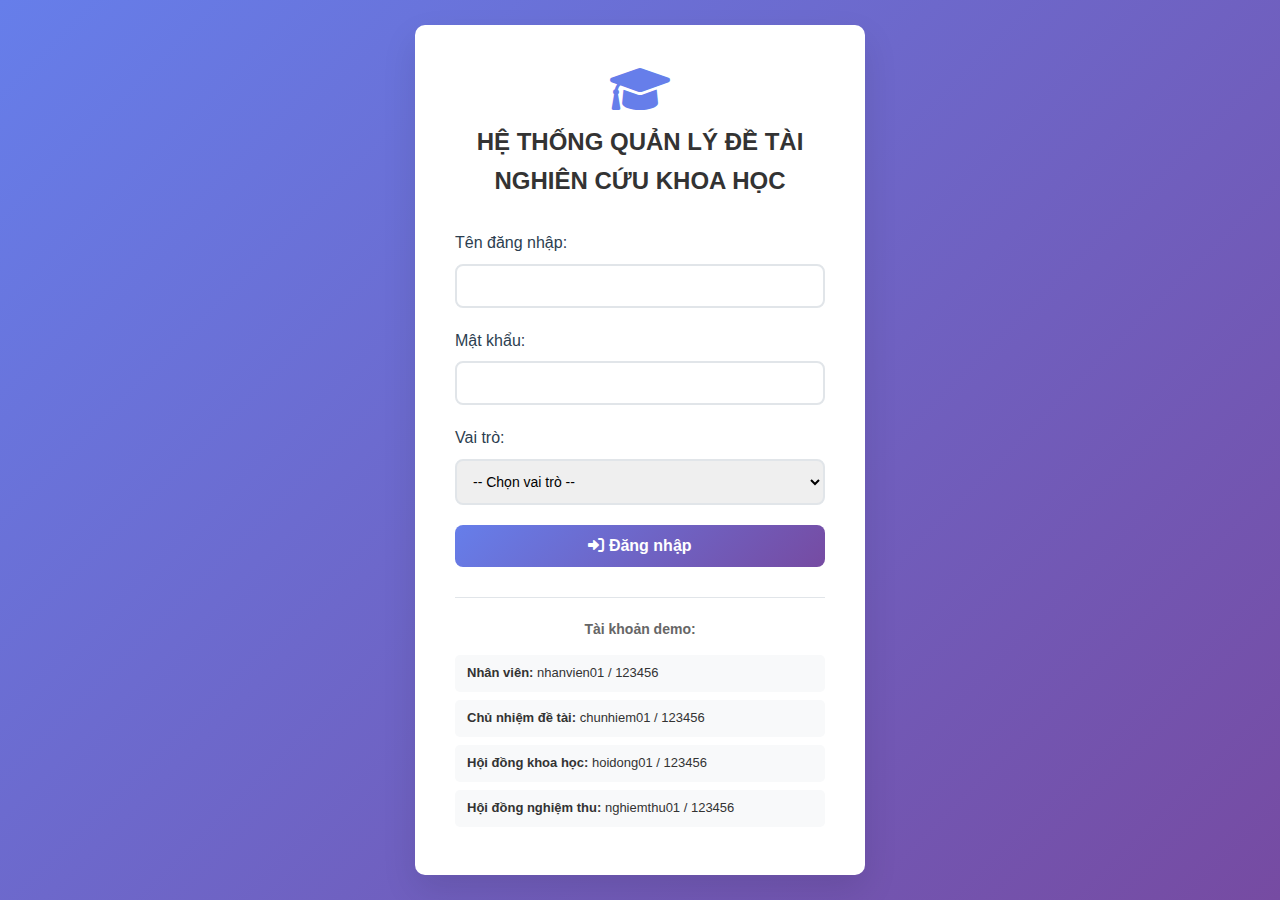
<file: docs/index.html>
<!DOCTYPE html>
<html lang="vi">
<head>
    <meta charset="UTF-8">
    <meta name="viewport" content="width=device-width, initial-scale=1.0">
    <title>Hệ Thống Quản Lý Đề Tài Nghiên Cứu Khoa Học</title>
    <link rel="stylesheet" href="css/style.css">
    <link rel="stylesheet" href="https://cdnjs.cloudflare.com/ajax/libs/font-awesome/6.0.0/css/all.min.css">
</head>
<body>
    <div class="login-container">
        <div class="login-box">
            <div class="logo">
                <i class="fas fa-graduation-cap"></i>
                <h1>HỆ THỐNG QUẢN LÝ ĐỀ TÀI NGHIÊN CỨU KHOA HỌC</h1>
            </div>
            
            <form id="loginForm" class="login-form">
                <div class="form-group">
                    <label for="username">Tên đăng nhập:</label>
                    <input type="text" id="username" name="username" required>
                </div>
                
                <div class="form-group">
                    <label for="password">Mật khẩu:</label>
                    <input type="password" id="password" name="password" required>
                </div>
                
                <div class="form-group">
                    <label for="role">Vai trò:</label>
                    <select id="role" name="role" required>
                        <option value="">-- Chọn vai trò --</option>
                        <option value="nhanvien">Nhân viên</option>
                        <option value="chunhiem">Chủ nhiệm đề tài</option>
                        <option value="hoidong-khoahoc">Hội đồng khoa học</option>
                        <option value="hoidong-nghiemthu">Hội đồng nghiệm thu</option>
                    </select>
                </div>
                
                <button type="submit" class="btn-login">
                    <i class="fas fa-sign-in-alt"></i> Đăng nhập
                </button>
            </form>
            
            <div class="demo-accounts">
                <h3>Tài khoản demo:</h3>
                <div class="demo-list">
                    <div class="demo-item" onclick="fillDemo('nhanvien01', '123456', 'nhanvien')">
                        <strong>Nhân viên:</strong> nhanvien01 / 123456
                    </div>
                    <div class="demo-item" onclick="fillDemo('chunhiem01', '123456', 'chunhiem')">
                        <strong>Chủ nhiệm đề tài:</strong> chunhiem01 / 123456
                    </div>
                    <div class="demo-item" onclick="fillDemo('hoidong01', '123456', 'hoidong-khoahoc')">
                        <strong>Hội đồng khoa học:</strong> hoidong01 / 123456
                    </div>
                    <div class="demo-item" onclick="fillDemo('nghiemthu01', '123456', 'hoidong-nghiemthu')">
                        <strong>Hội đồng nghiệm thu:</strong> nghiemthu01 / 123456
                    </div>
                </div>
            </div>
        </div>
    </div>

    <script src="js/login.js"></script>
</body>
</html>
</file>
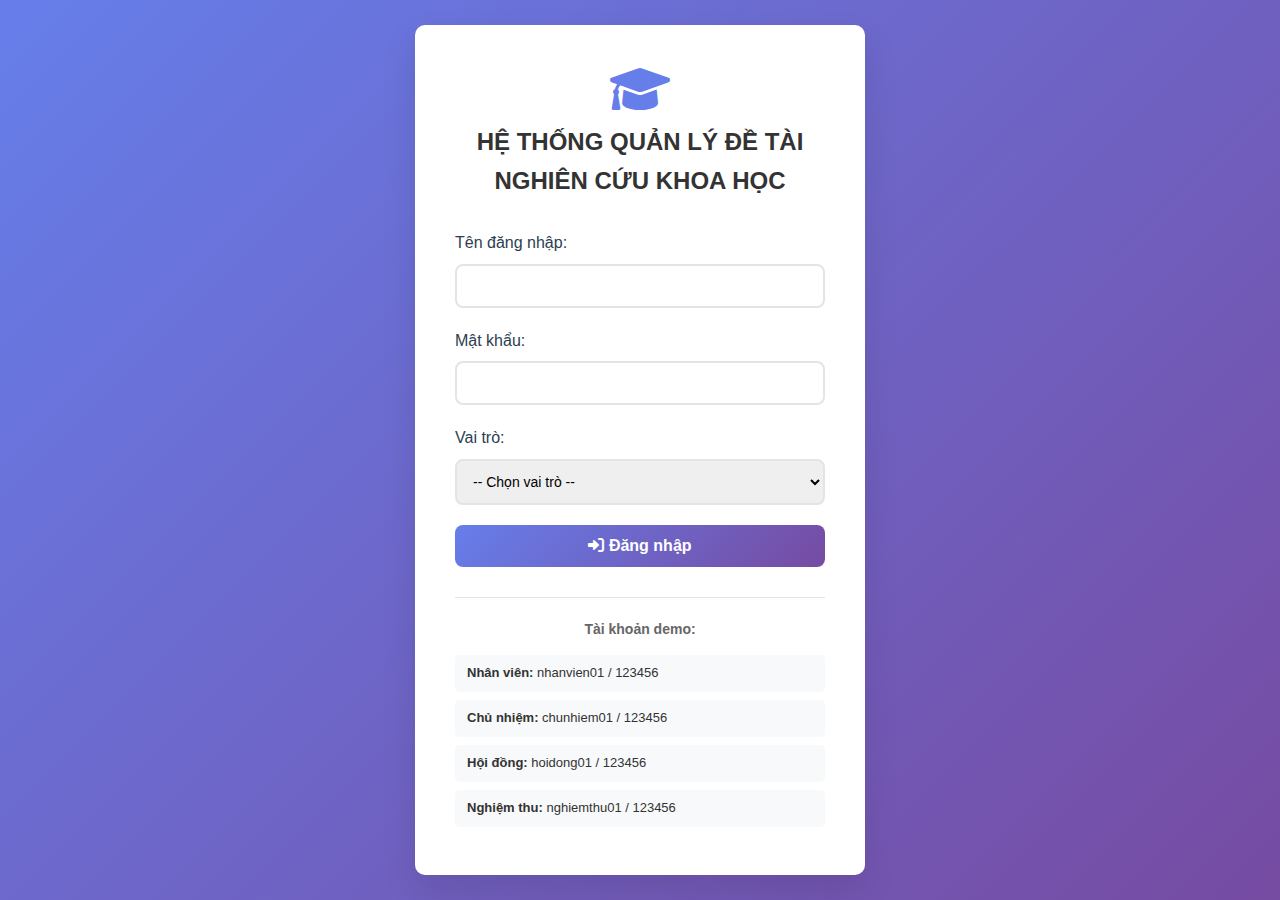
<file: website/index.html>
<!DOCTYPE html>
<html lang="vi">
<head>
    <meta charset="UTF-8">
    <meta name="viewport" content="width=device-width, initial-scale=1.0">
    <title>Hệ Thống Quản Lý Đề Tài Nghiên Cứu Khoa Học</title>
    <link rel="stylesheet" href="css/style.css">
    <link rel="stylesheet" href="https://cdnjs.cloudflare.com/ajax/libs/font-awesome/6.0.0/css/all.min.css">
</head>
<body>
    <div class="login-container">
        <div class="login-box">
            <div class="logo">
                <i class="fas fa-graduation-cap"></i>
                <h1>HỆ THỐNG QUẢN LÝ ĐỀ TÀI NGHIÊN CỨU KHOA HỌC</h1>
            </div>
            
            <form id="loginForm" class="login-form">
                <div class="form-group">
                    <label for="username">Tên đăng nhập:</label>
                    <input type="text" id="username" name="username" required>
                </div>
                
                <div class="form-group">
                    <label for="password">Mật khẩu:</label>
                    <input type="password" id="password" name="password" required>
                </div>
                
                <div class="form-group">
                    <label for="role">Vai trò:</label>
                    <select id="role" name="role" required>
                        <option value="">-- Chọn vai trò --</option>
                        <option value="nhanvien">Nhân viên</option>
                        <option value="chunhiem">Chủ nhiệm đề tài</option>
                        <option value="hoidong">Thành viên hội đồng</option>
                        <option value="nghiemthu">Hội đồng nghiệm thu</option>
                    </select>
                </div>
                
                <button type="submit" class="btn-login">
                    <i class="fas fa-sign-in-alt"></i> Đăng nhập
                </button>
            </form>
            
            <div class="demo-accounts">
                <h3>Tài khoản demo:</h3>
                <div class="demo-list">
                    <div class="demo-item" onclick="fillDemo('nhanvien01', '123456', 'nhanvien')">
                        <strong>Nhân viên:</strong> nhanvien01 / 123456
                    </div>
                    <div class="demo-item" onclick="fillDemo('chunhiem01', '123456', 'chunhiem')">
                        <strong>Chủ nhiệm:</strong> chunhiem01 / 123456
                    </div>
                    <div class="demo-item" onclick="fillDemo('hoidong01', '123456', 'hoidong')">
                        <strong>Hội đồng:</strong> hoidong01 / 123456
                    </div>
                    <div class="demo-item" onclick="fillDemo('nghiemthu01', '123456', 'nghiemthu')">
                        <strong>Nghiệm thu:</strong> nghiemthu01 / 123456
                    </div>
                </div>
            </div>
        </div>
    </div>

    <script src="js/login.js"></script>
</body>
</html>
</file>
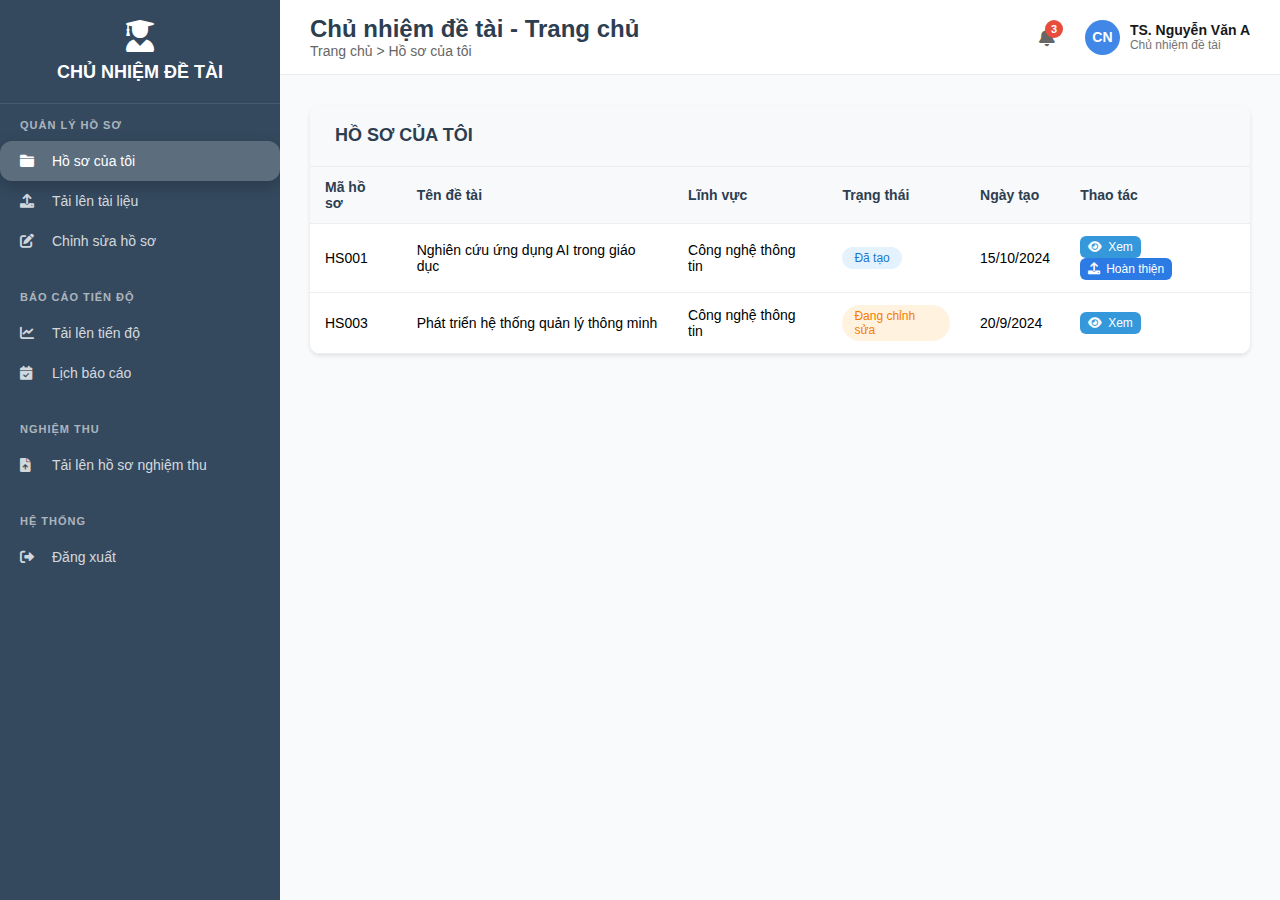
<file: docs/pages/chunhiem-dashboard.html>
<!DOCTYPE html>
<html lang="vi">
<head>
    <meta charset="UTF-8">
    <meta name="viewport" content="width=device-width, initial-scale=1.0">
    <title>Dashboard - Chủ nhiệm đề tài</title>
    <link rel="stylesheet" href="../components/common-styles.css">
    <link rel="stylesheet" href="../components/form-styles.css">
    <link rel="stylesheet" href="https://cdnjs.cloudflare.com/ajax/libs/font-awesome/6.0.0/css/all.min.css">
    <style>
        * {
            font-family: 'Inter', 'Segoe UI', Tahoma, Geneva, Verdana, sans-serif;
        }
        
        /* Basic Layout */
        body {
            margin: 0;
            padding: 0;
            background: #f8f9fa;
            font-size: 14px;
        }
        
        .container {
            display: flex;
            min-height: 100vh;
        }
        
        /* Sidebar */
        .sidebar {
            width: 280px;
            background: #34495e;
            color: white;
            position: fixed;
            height: 100vh;
            overflow-y: auto;
        }
        
        .sidebar-brand {
            padding: 20px;
            border-bottom: 1px solid rgba(255,255,255,0.1);
            text-align: center;
        }
        
        .sidebar h3 {
            margin: 0;
            color: white;
            font-size: 18px;
        }
        
        .nav-section {
            padding: 15px 0;
        }
        
        .nav-section-title {
            color: rgba(255,255,255,0.6);
            font-size: 11px;
            font-weight: 600;
            text-transform: uppercase;
            padding: 0 20px 10px;
            letter-spacing: 1px;
        }
        
        .nav-link {
            display: flex;
            align-items: center;
            padding: 12px 20px;
            color: rgba(255,255,255,0.8);
            text-decoration: none;
            transition: all 0.3s;
        }
        
        .nav-link:hover {
            background: rgba(255,255,255,0.1);
            color: white;
        }
        
        .nav-link.active {
            background: rgba(255,255,255,0.2);
            color: white;
        }
        
        .nav-link i {
            width: 20px;
            margin-right: 12px;
        }
        
        /* Main Content */
        .main-content {
            margin-left: 280px;
            flex: 1;
            min-height: 100vh;
        }
        
        /* Header */
        .header {
            background: white;
            padding: 15px 30px;
            border-bottom: 1px solid #eee;
            display: flex;
            justify-content: space-between;
            align-items: center;
        }
        
        .header h1 {
            margin: 0;
            color: #2c3e50;
            font-size: 24px;
        }
        
        .breadcrumb {
            color: #666;
            font-size: 14px;
        }
        
        .header-actions {
            display: flex;
            align-items: center;
            gap: 20px;
        }
        
        /* Hệ thống thông báo theo đặc tả UC */
        .notification-center {
            position: relative;
        }
        
        .notification-btn {
            background: none;
            border: none;
            position: relative;
            padding: 10px;
            border-radius: 50%;
            cursor: pointer;
            transition: background-color 0.2s;
        }
        
        .notification-btn:hover {
            background-color: #f8f9fa;
        }
        
        .notification-btn i {
            font-size: 18px;
            color: #666;
        }
        
        .notification-count {
            position: absolute;
            top: 2px;
            right: 2px;
            background: #e74c3c;
            color: white;
            border-radius: 50%;
            width: 18px;
            height: 18px;
            font-size: 11px;
            display: flex;
            align-items: center;
            justify-content: center;
            font-weight: 600;
        }
        
        .notification-dropdown {
            position: absolute;
            top: 100%;
            right: 0;
            background: white;
            border-radius: 8px;
            box-shadow: 0 4px 20px rgba(0,0,0,0.15);
            width: 350px;
            max-height: 400px;
            overflow-y: auto;
            z-index: 1000;
            display: none;
        }
        
        .notification-dropdown.show {
            display: block;
        }
        
        .notification-header {
            padding: 15px 20px;
            border-bottom: 1px solid #eee;
            display: flex;
            justify-content: space-between;
            align-items: center;
        }
        
        .notification-header h4 {
            margin: 0;
            font-size: 16px;
            color: #2c3e50;
        }
        
        .mark-read-btn {
            background: none;
            border: none;
            color: #3498db;
            font-size: 12px;
            cursor: pointer;
            padding: 4px 8px;
            border-radius: 4px;
        }
        
        .notification-item {
            padding: 15px 20px;
            border-bottom: 1px solid #f5f5f5;
            cursor: pointer;
            transition: background-color 0.2s;
            position: relative;
        }
        
        .notification-item:hover {
            background-color: #f8f9fa;
        }
        
        .notification-item.unread::before {
            content: '';
            position: absolute;
            left: 10px;
            top: 50%;
            transform: translateY(-50%);
            width: 6px;
            height: 6px;
            background: #3498db;
            border-radius: 50%;
        }
        
        .notification-item.unread {
            padding-left: 30px;
            background-color: #f8fafc;
        }
        
        .notification-title {
            font-weight: 600;
            font-size: 13px;
            color: #2c3e50;
            margin-bottom: 4px;
        }
        
        .notification-message {
            font-size: 12px;
            color: #666;
            line-height: 1.4;
            margin-bottom: 4px;
        }
        
        .notification-time {
            font-size: 11px;
            color: #999;
        }
        
        .user-info {
            display: flex;
            align-items: center;
            gap: 10px;
        }
        
        .user-avatar {
            width: 35px;
            height: 35px;
            background: #2c7be5;
            border-radius: 50%;
            display: flex;
            align-items: center;
            justify-content: center;
            color: white;
            font-weight: 600;
        }
        
        /* Content */
        .content {
            padding: 30px;
        }
        
        .content-section {
            display: none;
        }
        
        .content-section.active {
            display: block;
        }
        
        /* Table */
        .table-container {
            background: white;
            border-radius: 10px;
            box-shadow: 0 2px 4px rgba(0,0,0,0.1);
            overflow: hidden;
        }
        
        .table-header {
            padding: 20px 25px;
            background: #f8f9fa;
            border-bottom: 1px solid #eee;
            display: flex;
            justify-content: space-between;
            align-items: center;
        }
        
        .table-title {
            font-size: 18px;
            font-weight: 600;
            color: #2c3e50;
            margin: 0;
        }
        
        .btn {
            padding: 8px 16px;
            border: none;
            border-radius: 6px;
            cursor: pointer;
            font-size: 14px;
            text-decoration: none;
            display: inline-flex;
            align-items: center;
            gap: 6px;
            transition: all 0.3s;
        }
        
        .btn-primary {
            background: #2c7be5;
            color: white;
        }
        
        .btn-success {
            background: #27ae60;
            color: white;
        }
        
        .btn-warning {
            background: #f39c12;
            color: white;
        }
        
        .btn-info {
            background: #3498db;
            color: white;
        }
        
        .btn-sm {
            padding: 4px 8px;
            font-size: 12px;
        }
        
        table {
            width: 100%;
            border-collapse: collapse;
        }
        
        th, td {
            padding: 12px 15px;
            text-align: left;
            border-bottom: 1px solid #eee;
        }
        
        th {
            background: #f8f9fa;
            font-weight: 600;
            color: #2c3e50;
        }
        
        tbody tr:hover {
            background: #f8f9fa;
        }
        
        /* Status */
        .status {
            display: inline-block;
            padding: 4px 12px;
            border-radius: 20px;
            font-size: 12px;
            font-weight: 500;
        }
        
        .status-da-tao {
            background: #e3f2fd;
            color: #1976d2;
        }
        
        .status-can-bo-sung {
            background: #ffebee;
            color: #d32f2f;
        }
        
        .status-dang-chinh-sua {
            background: #fff3e0;
            color: #f57c00;
        }
        
        .status-dang-thuc-hien {
            background: #e8f5e8;
            color: #388e3c;
        }
        
        /* Modal */
        .modal {
            display: none;
            position: fixed;
            z-index: 1000;
            left: 0;
            top: 0;
            width: 100%;
            height: 100%;
            background: rgba(0,0,0,0.5);
        }
        
        .modal-content {
            background: white;
            margin: 5% auto;
            border-radius: 10px;
            width: 80%;
            max-width: 800px;
            max-height: 80vh;
            overflow: hidden;
        }
        
        .modal-header {
            background: #2c7be5;
            color: white;
            padding: 20px 25px;
            display: flex;
            justify-content: space-between;
            align-items: center;
        }
        
        .modal-title {
            margin: 0;
            font-size: 18px;
        }
        
        .close {
            background: transparent;
            border: none;
            color: white;
            font-size: 24px;
            cursor: pointer;
        }
        
        .modal-body {
            padding: 25px;
            max-height: 60vh;
            overflow-y: auto;
        }
        
        /* Form */
        .form-group {
            margin-bottom: 20px;
        }
        
        .form-label {
            display: block;
            margin-bottom: 5px;
            font-weight: 500;
            color: #2c3e50;
        }
        
        .form-input, .form-select, .form-textarea {
            width: 100%;
            padding: 10px 12px;
            border: 1px solid #ddd;
            border-radius: 6px;
            font-size: 14px;
            transition: border-color 0.3s;
        }
        
        .form-input:focus, .form-select:focus, .form-textarea:focus {
            outline: none;
            border-color: #2c7be5;
        }
        
        .form-textarea {
            resize: vertical;
            min-height: 100px;
        }
        
        .required {
            color: #e74c3c;
        }
        
        .upload-area {
            border: 2px dashed #ddd;
            border-radius: 8px;
            padding: 30px;
            text-align: center;
            transition: border-color 0.3s;
            cursor: pointer;
        }
        
        .upload-area:hover {
            border-color: #2c7be5;
        }
        
        .upload-area.dragover {
            border-color: #2c7be5;
            background: #f8f9fa;
        }
        
        .file-item {
            display: flex;
            align-items: center;
            justify-content: space-between;
            padding: 10px;
            border: 1px solid #ddd;
            border-radius: 6px;
            margin-bottom: 10px;
        }
        
        .file-info {
            display: flex;
            align-items: center;
            gap: 10px;
        }
        
        .file-icon {
            width: 30px;
            height: 30px;
            background: #2c7be5;
            border-radius: 4px;
            display: flex;
            align-items: center;
            justify-content: center;
            color: white;
        }
        
        .progress-bar {
            width: 100%;
            height: 8px;
            background: #f0f0f0;
            border-radius: 4px;
            overflow: hidden;
            margin-top: 10px;
        }
        
        .progress {
            height: 100%;
            background: #27ae60;
            transition: width 0.3s ease;
        }
        
        /* Notification */
        .notification {
            position: fixed;
            top: 20px;
            right: 20px;
            padding: 15px 20px;
            border-radius: 6px;
            color: white;
            font-weight: 500;
            z-index: 2000;
            animation: slideIn 0.3s ease;
        }
        
        .notification.success {
            background: #27ae60;
        }
        
        .notification.error {
            background: #e74c3c;
        }
        
        .notification.info {
            background: #3498db;
        }
        
        @keyframes slideIn {
            from { transform: translateX(100%); opacity: 0; }
            to { transform: translateX(0); opacity: 1; }
        }

        .document-section {
            margin-bottom: 30px;
            padding: 20px;
            border: 1px solid #ddd;
            border-radius: 8px;
        }
        
        .document-header {
            display: flex;
            justify-content: space-between;
            align-items: center;
            margin-bottom: 15px;
        }
        
        .document-title {
            font-weight: 600;
            color: #2c3e50;
        }
        
        .upload-status {
            font-size: 12px;
        }
        
        .upload-status.completed {
            color: #27ae60;
        }
        
        .upload-status.pending {
            color: #f39c12;
        }
    </style>
</head>
<body>
    <div class="container">
        <!-- Sidebar -->
        <aside class="sidebar">
            <div class="sidebar-brand">
                <i class="fas fa-user-graduate" style="font-size: 32px; margin-bottom: 10px;"></i>
                <h3>CHỦ NHIỆM ĐỀ TÀI</h3>
            </div>
            
            <nav class="nav-section">
                <div class="nav-section-title">QUẢN LÝ HỒ SƠ</div>
                <a href="#ho-so-cua-toi" class="nav-link active" onclick="showSection('ho-so-cua-toi')">
                    <i class="fas fa-folder"></i>
                    <span>Hồ sơ của tôi</span>
                </a>
                <a href="#tai-len-tai-lieu" class="nav-link" onclick="showSection('tai-len-tai-lieu')">
                    <i class="fas fa-upload"></i>
                    <span>Tải lên tài liệu</span>
                </a>
                <a href="#chinh-sua-ho-so" class="nav-link" onclick="showSection('chinh-sua-ho-so')">
                    <i class="fas fa-edit"></i>
                    <span>Chỉnh sửa hồ sơ</span>
                </a>
            </nav>
            
            <nav class="nav-section">
                <div class="nav-section-title">BÁO CÁO TIẾN ĐỘ</div>
                <a href="#tai-len-tien-do" class="nav-link" onclick="showSection('tai-len-tien-do')">
                    <i class="fas fa-chart-line"></i>
                    <span>Tải lên tiến độ</span>
                </a>
                <a href="#lich-bao-cao" class="nav-link" onclick="showSection('lich-bao-cao')">
                    <i class="fas fa-calendar-check"></i>
                    <span>Lịch báo cáo</span>
                </a>
            </nav>
            
            <nav class="nav-section">
                <div class="nav-section-title">NGHIỆM THU</div>
                <a href="#tai-len-nghiem-thu" class="nav-link" onclick="showSection('tai-len-nghiem-thu')">
                    <i class="fas fa-file-upload"></i>
                    <span>Tải lên hồ sơ nghiệm thu</span>
                </a>
            </nav>
            
            <nav class="nav-section">
                <div class="nav-section-title">HỆ THỐNG</div>
                <a href="../index.html" class="nav-link">
                    <i class="fas fa-sign-out-alt"></i>
                    <span>Đăng xuất</span>
                </a>
            </nav>
        </aside>

        <!-- Main Content -->
        <main class="main-content">
            <!-- Header -->
            <header class="header">
                <div>
                    <h1>Chủ nhiệm đề tài - Trang chủ</h1>
                    <div class="breadcrumb">
                        <span>Trang chủ > <span id="currentPage">Hồ sơ của tôi</span></span>
                    </div>
                </div>
                <div class="header-actions">
                    <!-- Hệ thống thông báo theo UC -->
                    <div class="notification-center">
                        <button class="notification-btn" onclick="toggleNotifications()">
                            <i class="fas fa-bell"></i>
                            <span class="notification-count" id="notificationCount">3</span>
                        </button>
                        <div class="notification-dropdown" id="notificationDropdown">
                            <div class="notification-header">
                                <h4>Thông báo hệ thống</h4>
                                <button onclick="markAllAsRead()" class="mark-read-btn">Đánh dấu đã đọc</button>
                            </div>
                            <div class="notification-list" id="notificationList">
                                <!-- Notifications sẽ được load động -->
                            </div>
                        </div>
                    </div>
                    
                    <div class="user-info">
                        <div class="user-avatar">CN</div>
                        <div>
                            <div style="font-weight: 600;">TS. Nguyễn Văn A</div>
                            <div style="font-size: 12px; color: #666;">Chủ nhiệm đề tài</div>
                        </div>
                    </div>
                </div>
            </header>

            <!-- Content -->
            <div class="content">
                <!-- Hồ sơ của tôi -->
                <section id="ho-so-cua-toi" class="content-section active">
                    <div class="table-container">
                        <div class="table-header">
                            <h2 class="table-title">HỒ SƠ CỦA TÔI</h2>
                        </div>
                        
                        <table>
                            <thead>
                                <tr>
                                    <th>Mã hồ sơ</th>
                                    <th>Tên đề tài</th>
                                    <th>Lĩnh vực</th>
                                    <th>Trạng thái</th>
                                    <th>Ngày tạo</th>
                                    <th>Thao tác</th>
                                </tr>
                            </thead>
                            <tbody id="hoSoTable">
                                <!-- Data will be loaded here -->
                            </tbody>
                        </table>
                    </div>
                </section>

                <!-- UC 1.3: Tải lên tài liệu hồ sơ -->
                <section id="tai-len-tai-lieu" class="content-section">
                    <div class="table-container">
                        <div class="table-header">
                            <h2 class="table-title">TẢI LÊN TÀI LIỆU HỒ SƠ</h2>
                        </div>
                        
                        <div style="padding: 25px;">
                            <div id="uploadSection">
                                <div style="margin-bottom: 20px;">
                                    <label class="form-label">Chọn hồ sơ cần hoàn thiện:</label>
                                    <select id="hoSoSelect" class="form-select" onchange="loadUploadForm()">
                                        <option value="">Chọn hồ sơ...</option>
                                    </select>
                                </div>
                                <div id="uploadForm" style="display: none;">
                                    <!-- 5 danh mục tài liệu bắt buộc -->
                                    <div class="document-section">
                                        <div class="document-header">
                                            <div class="document-title">1. Đề cương chi tiết đề tài nghiên cứu</div>
                                            <div class="upload-status pending">Chưa tải lên</div>
                                        </div>
                                        <div class="upload-area" onclick="selectFile(1)">
                                            <i class="fas fa-cloud-upload-alt" style="font-size: 48px; color: #ddd; margin-bottom: 15px;"></i>
                                            <p>Kéo thả file hoặc <strong>click để chọn file</strong></p>
                                            <p style="font-size: 12px; color: #666;">Định dạng: PDF, DOC, DOCX (tối đa 10MB)</p>
                                        </div>
                                        <input type="file" id="file1" style="display: none;" accept=".pdf,.doc,.docx" onchange="uploadFile(1)">
                                    </div>

                                    <div class="document-section">
                                        <div class="document-header">
                                            <div class="document-title">2. CV chi tiết của chủ nhiệm đề tài</div>
                                            <div class="upload-status pending">Chưa tải lên</div>
                                        </div>
                                        <div class="upload-area" onclick="selectFile(2)">
                                            <i class="fas fa-cloud-upload-alt" style="font-size: 48px; color: #ddd; margin-bottom: 15px;"></i>
                                            <p>Kéo thả file hoặc <strong>click để chọn file</strong></p>
                                            <p style="font-size: 12px; color: #666;">Định dạng: PDF, DOC, DOCX (tối đa 5MB)</p>
                                        </div>
                                        <input type="file" id="file2" style="display: none;" accept=".pdf,.doc,.docx" onchange="uploadFile(2)">
                                    </div>

                                    <div class="document-section">
                                        <div class="document-header">
                                            <div class="document-title">3. Danh sách thành viên tham gia</div>
                                            <div class="upload-status pending">Chưa tải lên</div>
                                        </div>
                                        <div class="upload-area" onclick="selectFile(3)">
                                            <i class="fas fa-cloud-upload-alt" style="font-size: 48px; color: #ddd; margin-bottom: 15px;"></i>
                                            <p>Kéo thả file hoặc <strong>click để chọn file</strong></p>
                                            <p style="font-size: 12px; color: #666;">Định dạng: PDF, DOC, DOCX, XLS, XLSX (tối đa 5MB)</p>
                                        </div>
                                        <input type="file" id="file3" style="display: none;" accept=".pdf,.doc,.docx,.xls,.xlsx" onchange="uploadFile(3)">
                                    </div>

                                    <div class="document-section">
                                        <div class="document-header">
                                            <div class="document-title">4. Dự toán kinh phí chi tiết</div>
                                            <div class="upload-status pending">Chưa tải lên</div>
                                        </div>
                                        <div class="upload-area" onclick="selectFile(4)">
                                            <i class="fas fa-cloud-upload-alt" style="font-size: 48px; color: #ddd; margin-bottom: 15px;"></i>
                                            <p>Kéo thả file hoặc <strong>click để chọn file</strong></p>
                                            <p style="font-size: 12px; color: #666;">Định dạng: PDF, XLS, XLSX (tối đa 5MB)</p>
                                        </div>
                                        <input type="file" id="file4" style="display: none;" accept=".pdf,.xls,.xlsx" onchange="uploadFile(4)">
                                    </div>

                                    <div class="document-section">
                                        <div class="document-header">
                                            <div class="document-title">5. Tài liệu tham khảo và nghiên cứu liên quan</div>
                                            <div class="upload-status pending">Chưa tải lên</div>
                                        </div>
                                        <div class="upload-area" onclick="selectFile(5)">
                                            <i class="fas fa-cloud-upload-alt" style="font-size: 48px; color: #ddd; margin-bottom: 15px;"></i>
                                            <p>Kéo thả file hoặc <strong>click để chọn file</strong></p>
                                            <p style="font-size: 12px; color: #666;">Định dạng: PDF, DOC, DOCX (tối đa 20MB)</p>
                                        </div>
                                        <input type="file" id="file5" style="display: none;" accept=".pdf,.doc,.docx" onchange="uploadFile(5)">
                                    </div>

                                    <div style="margin-top: 30px;">
                                        <div class="form-group">
                                            <label class="form-label">Danh sách thành viên tham gia: <span class="required">*</span></label>
                                            <textarea id="thanhVienList" class="form-textarea" placeholder="Nhập danh sách thành viên (mỗi thành viên một dòng)&#10;Ví dụ:&#10;1. PGS.TS. Nguyễn Văn B - Trưởng khoa&#10;2. ThS. Trần Thị C - Giảng viên&#10;3. Nguyễn Văn D - Sinh viên năm 4"></textarea>
                                        </div>
                                        
                                        <div style="text-align: right;">
                                            <button type="button" class="btn btn-primary" onclick="guiHoSo()" id="guiBtn" disabled>
                                                <i class="fas fa-paper-plane"></i> Gửi hồ sơ
                                            </button>
                                        </div>
                                    </div>
                                </div>
                            </div>
                        </div>
                    </div>
                </section>

                <!-- UC 1.8: Cập nhật hồ sơ đã chỉnh sửa -->
                <section id="chinh-sua-ho-so" class="content-section">
                    <div class="table-container">
                        <div class="table-header">
                            <h2 class="table-title">CẬP NHẬT HỒ SƠ ĐÃ CHỈNH SỬA</h2>
                        </div>
                        
                        <table>
                            <thead>
                                <tr>
                                    <th>Mã hồ sơ</th>
                                    <th>Tên đề tài</th>
                                    <th>Yêu cầu chỉnh sửa</th>
                                    <th>Ngày yêu cầu</th>
                                    <th>Thao tác</th>
                                </tr>
                            </thead>
                            <tbody id="chinhSuaTable">
                                <!-- Data will be loaded here -->
                            </tbody>
                        </table>
                    </div>
                </section>

                <!-- UC 1.10: Tải dữ liệu định kỳ trên hệ thống -->
                <section id="tai-len-tien-do" class="content-section">
                    <div class="table-container">
                        <div class="table-header">
                            <h2 class="table-title">TẢI LÊN BÁO CÁO TIẾN ĐỘ</h2>
                        </div>
                        
                        <table>
                            <thead>
                                <tr>
                                    <th>Mã đề tài</th>
                                    <th>Tên đề tài</th>
                                    <th>Kỳ báo cáo</th>
                                    <th>Hạn nộp</th>
                                    <th>Trạng thái</th>
                                    <th>Thao tác</th>
                                </tr>
                            </thead>
                            <tbody id="tienDoTable">
                                <!-- Data will be loaded here -->
                            </tbody>
                        </table>
                    </div>
                </section>

                <!-- Lịch báo cáo -->
                <section id="lich-bao-cao" class="content-section">
                    <div class="table-container">
                        <div class="table-header">
                            <h2 class="table-title">LỊCH BÁO CÁO TIẾN ĐỘ</h2>
                        </div>
                        
                        <table>
                            <thead>
                                <tr>
                                    <th>Mã đề tài</th>
                                    <th>Tên đề tài</th>
                                    <th>Kỳ báo cáo</th>
                                    <th>Hạn nộp</th>
                                    <th>Trạng thái</th>
                                </tr>
                            </thead>
                            <tbody id="lichBaoCaoTable">
                                <!-- Data will be loaded here -->
                            </tbody>
                        </table>
                    </div>
                </section>

                <!-- UC 1.15: Tải lên hồ sơ nghiệm thu -->
                <section id="tai-len-nghiem-thu" class="content-section">
                    <div class="table-container">
                        <div class="table-header">
                            <h2 class="table-title">TẢI LÊN HỒ SƠ NGHIỆM THU</h2>
                        </div>
                        
                        <table>
                            <thead>
                                <tr>
                                    <th>Mã đề tài</th>
                                    <th>Tên đề tài</th>
                                    <th>Hạn nộp nghiệm thu</th>
                                    <th>Trạng thái</th>
                                    <th>Thao tác</th>
                                </tr>
                            </thead>
                            <tbody id="nghiemThuTable">
                                <!-- Data will be loaded here -->
                            </tbody>
                        </table>
                    </div>
                </section>
            </div>
        </main>
    </div>

    <!-- Modal cho upload tài liệu -->
    <div id="uploadModal" class="modal">
        <div class="modal-content">
            <div class="modal-header">
                <h3 class="modal-title">HOÀN THIỆN HỒ SƠ</h3>
                <button class="close" onclick="hideModal('uploadModal')">&times;</button>
            </div>
            <div class="modal-body" id="uploadContent">
                <!-- Upload content will be loaded here -->
            </div>
        </div>
    </div>

    <script src="../js/chunhiem.js"></script>
</body>
</html>
</file>
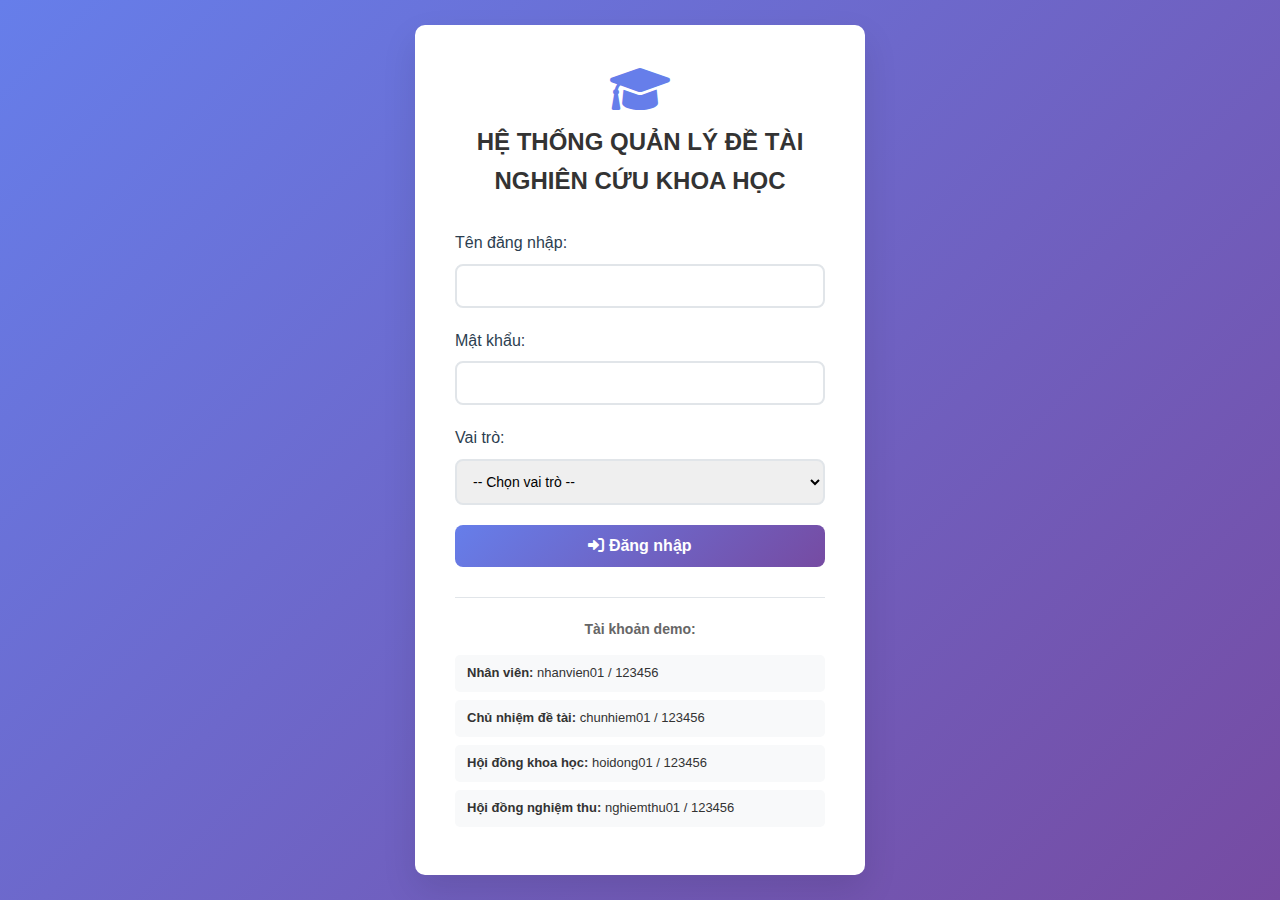
<file: docs/pages/hoidong-dashboard.html>
<!DOCTYPE html>
<html lang="vi">
<head>
    <meta charset="UTF-8">
    <meta name="viewport" content="width=device-width, initial-scale=1.0">
    <title>Dashboard - Thành viên Hội đồng khoa học</title>
    <link rel="stylesheet" href="../css/style.css">
    <link rel="stylesheet" href="https://cdnjs.cloudflare.com/ajax/libs/font-awesome/6.0.0/css/all.min.css">
    <style>
        * {
            font-family: 'Inter', 'Segoe UI', Tahoma, Geneva, Verdana, sans-serif;
        }
        /* Enhanced Council Dashboard Styles */
        .council-dashboard {
            background: #f8f9fa;
            min-height: 100vh;
        }
        
        .enhanced-sidebar {
            width: 280px;
            background: #34495e;
            position: fixed;
            height: 100vh;
            
            z-index: 1000;
        }
        
        .sidebar-brand {
            padding: 25px 20px;
            border-bottom: 1px solid rgba(255,255,255,0.1);
            text-align: center;
        }
        
        .brand-logo {
            width: 50px;
            height: 50px;
            background: #1d4ed8;
            border-radius: 12px;
            display: flex;
            align-items: center;
            justify-content: center;
            margin: 0 auto 15px;
            color: white;
            font-size: 24px;
        }
        
        .brand-title {
            color: white;
            font-size: 16px;
            font-weight: 600;
            margin: 0;
        }
        
        .brand-subtitle {
            color: rgba(255,255,255,0.7);
            font-size: 12px;
            margin: 5px 0 0;
        }
        
        /* Enhanced Main Content */
        .enhanced-main {
            margin-left: 280px;
            min-height: 100vh;
            background: #f1f5f9;
        }
        
        .dashboard-header {
            background: rgba(255,255,255,0.95);
            backdrop-filter: blur(10px);
            
            padding: 20px 30px;
        }
        
        .header-content {
            display: flex;
            justify-content: space-between;
            align-items: center;
        }
        
        .header-title {
            font-size: 24px;
            font-weight: 700;
            color: #1e40af;
            margin: 0;
        }
        
        /* Review Form Styles */
        .review-form {
            background: white;
            border-radius: 15px;
            padding: 30px;
            
            margin-bottom: 30px;
        }
        
        .project-info-section {
            background: #f8fafc;
            border-radius: 10px;
            padding: 20px;
            margin-bottom: 30px;
            border-left: 4px solid #3b82f6;
        }
        
        .document-viewer {
            background: #f8fafc;
            border-radius: 10px;
            padding: 20px;
            margin-bottom: 30px;
            border: 1px solid #e2e8f0;
            min-height: 400px;
        }
        
        .document-tabs {
            display: flex;
            gap: 10px;
            margin-bottom: 20px;
            border-bottom: 2px solid #e2e8f0;
        }
        
        .doc-tab {
            padding: 10px 15px;
            background: transparent;
            border: none;
            border-bottom: 2px solid transparent;
            cursor: pointer;
            transition: all 0.3s;
            font-weight: 500;
        }
        
        .doc-tab.active {
            border-bottom-color: #3b82f6;
            color: #3b82f6;
        }
        
        .doc-content {
            background: white;
            border-radius: 8px;
            padding: 20px;
            min-height: 300px;
            border: 1px solid #e2e8f0;
        }
        
        .evaluation-section {
            background: white;
            border-radius: 10px;
            padding: 25px;
            border: 2px solid #e2e8f0;
        }
        
        .evaluation-header {
            display: flex;
            align-items: center;
            gap: 10px;
            margin-bottom: 20px;
            color: #1e40af;
        }
        
        .criteria-list {
            display: grid;
            gap: 20px;
            margin-bottom: 30px;
        }
        
        .criteria-item {
            display: flex;
            justify-content: space-between;
            align-items: center;
            padding: 15px;
            background: #f8fafc;
            border-radius: 8px;
            border: 1px solid #e2e8f0;
        }
        
        .criteria-name {
            font-weight: 500;
            color: #374151;
        }
        
        .rating-buttons {
            display: flex;
            gap: 8px;
        }
        
        .rating-btn {
            width: 40px;
            height: 40px;
            border: 2px solid #e2e8f0;
            background: white;
            border-radius: 8px;
            cursor: pointer;
            transition: all 0.3s;
            font-weight: 600;
        }
        
        .rating-btn:hover {
            border-color: #3b82f6;
            background: #eff6ff;
        }
        
        .rating-btn.selected {
            background: #3b82f6;
            color: white;
            border-color: #3b82f6;
        }
        
        .decision-section {
            background: #f0f9ff;
            border-radius: 10px;
            padding: 20px;
            margin-bottom: 20px;
            border: 1px solid #0ea5e9;
        }
        
        .decision-options {
            display: flex;
            gap: 15px;
            margin-bottom: 20px;
        }
        
        .decision-radio {
            display: flex;
            align-items: center;
            gap: 8px;
            padding: 10px 15px;
            border: 2px solid #e2e8f0;
            border-radius: 8px;
            cursor: pointer;
            transition: all 0.3s;
            background: white;
        }
        
        .decision-radio:hover {
            border-color: #3b82f6;
        }
        
        .decision-radio.selected {
            border-color: #3b82f6;
            background: #eff6ff;
        }
        
        .comments-section {
            margin-top: 20px;
        }
        
        .enhanced-textarea {
            width: 100%;
            min-height: 120px;
            padding: 15px;
            border: 2px solid #e2e8f0;
            border-radius: 8px;
            resize: vertical;
            font-size: 14px;
            transition: border-color 0.3s;
        }
        
        .enhanced-textarea:focus {
            outline: none;
            border-color: #3b82f6;
            
        }
        
        .form-actions {
            display: flex;
            gap: 15px;
            justify-content: flex-end;
            margin-top: 30px;
            padding-top: 20px;
            border-top: 2px solid #e2e8f0;
        }
        
        .enhanced-btn {
            padding: 12px 24px;
            border: none;
            border-radius: 8px;
            font-weight: 500;
            cursor: pointer;
            transition: all 0.3s;
            display: flex;
            align-items: center;
            gap: 8px;
        }
        
        .btn-primary {
            background: #1d4ed8;
            color: white;
        }
        
        .btn-primary:hover {
            transform: translateY(-1px);
            
        }
        
        .btn-secondary {
            background: white;
            color: #6b7280;
            border: 2px solid #e2e8f0;
        }
        
        .btn-secondary:hover {
            border-color: #3b82f6;
            color: #3b82f6;
        }
        
        /* Enhanced Stats */
        .enhanced-stats-grid {
            display: grid;
            grid-template-columns: repeat(auto-fit, minmax(250px, 1fr));
            gap: 20px;
            margin-bottom: 30px;
        }
        
        .enhanced-stat-card {
            background: white;
            border-radius: 12px;
            padding: 20px;
            
            border-left: 4px solid var(--accent-color);
            transition: transform 0.3s;
        }
        
        .enhanced-stat-card:hover {
            transform: translateY(-2px);
        }
        
        .stat-header {
            display: flex;
            justify-content: space-between;
            align-items: center;
            margin-bottom: 15px;
        }
        
        .stat-icon {
            width: 50px;
            height: 50px;
            border-radius: 10px;
            background: var(--accent-color);
            display: flex;
            align-items: center;
            justify-content: center;
            color: white;
            font-size: 20px;
        }
        
        .stat-number {
            font-size: 28px;
            font-weight: 700;
            color: #1f2937;
        }
        
        .stat-label {
            color: #6b7280;
            font-weight: 500;
        }
        
        /* Color variations */
        .enhanced-stat-card:nth-child(1) { --accent-color: #3b82f6; }
        .enhanced-stat-card:nth-child(2) { --accent-color: #10b981; }
        .enhanced-stat-card:nth-child(3) { --accent-color: #f59e0b; }
        .enhanced-stat-card:nth-child(4) { --accent-color: #ef4444; }
        
        /* Enhanced Navigation */
        .nav-section {
            padding: 20px 0;
        }
        
        .nav-section-title {
            color: rgba(255,255,255,0.6);
            font-size: 12px;
            font-weight: 600;
            text-transform: uppercase;
            padding: 0 20px 10px;
            letter-spacing: 1px;
        }
        
        .enhanced-nav-link {
            display: flex;
            align-items: center;
            padding: 12px 20px;
            color: rgba(255,255,255,0.8);
            text-decoration: none;
            transition: all 0.3s;
            border-radius: 8px;
            margin: 2px 10px;
        }
        
        .enhanced-nav-link:hover {
            background: rgba(255,255,255,0.1);
            color: white;
        }
        
        .enhanced-nav-link.active {
            background: rgba(255,255,255,0.2);
            color: white;
        }
        
        .enhanced-nav-link i {
            width: 20px;
            margin-right: 15px;
            font-size: 16px;
        }
        
        .nav-badge {
            background: #ef4444;
            color: white;
            font-size: 10px;
            padding: 2px 6px;
            border-radius: 10px;
            margin-left: auto;
        }
        
        /* Priority indicators */
        .priority-high {
            border-left-color: #ef4444 !important;
        }
        
        .priority-medium {
            border-left-color: #f59e0b !important;
        }
        
        .priority-low {
            border-left-color: #10b981 !important;
        }
        
        /* Status badges */
        .status-badge {
            display: inline-flex;
            align-items: center;
            gap: 5px;
            padding: 4px 10px;
            border-radius: 15px;
            font-size: 12px;
            font-weight: 500;
        }
        
        .status-pending {
            background: #fef3c7;
            color: #d97706;
        }
        
        .status-approved {
            background: #dcfce7;
            color: #16a34a;
        }
        
        .status-revision {
            background: #fee2e2;
            color: #dc2626;
        }
    </style>
</head>
<body class="council-dashboard">
    <!-- Enhanced Sidebar -->
    <aside class="enhanced-sidebar">
        <div class="sidebar-brand">
            <div class="brand-logo">
                <i class="fas fa-gavel"></i>
            </div>
            <h3 class="brand-title">Hội đồng Khoa học</h3>
            <p class="brand-subtitle">Xét duyệt Đề tài Nghiên cứu</p>
        </div>
        
        <nav class="nav-section">
            <div class="nav-section-title">XÉT DUYỆT</div>
            <a href="#dashboard" class="enhanced-nav-link active" onclick="showSection('dashboard')">
                <i class="fas fa-tachometer-alt"></i>
                <span>Tổng quan</span>
            </a>
            <a href="#xetduyet" class="enhanced-nav-link" onclick="showSection('xetduyet')">
                <i class="fas fa-clipboard-list"></i>
                <span>Xét duyệt đề tài</span>
                <span class="nav-badge">5</span>
            </a>
            <a href="#lichsu" class="enhanced-nav-link" onclick="showSection('lichsu')">
                <i class="fas fa-history"></i>
                <span>Lịch sử đánh giá</span>
            </a>
        </nav>
        
        <nav class="nav-section">
            <div class="nav-section-title">HỆ THỐNG</div>
            <a href="../index.html" class="enhanced-nav-link" onclick="logout(); return false;">
                <i class="fas fa-sign-out-alt"></i>
                <span>Đăng xuất</span>
            </a>
        </nav>
    </aside>

    <!-- Enhanced Main Content -->
    <main class="enhanced-main">
        <!-- Enhanced Header -->
        <header class="dashboard-header">
            <div class="header-content">
                <div>
                    <h1 class="header-title">Hội đồng Khoa học - Xét duyệt Đề tài</h1>
                    <p style="margin: 5px 0 0; color: #64748b;">Chào mừng, <strong>PGS.TS Nguyễn Văn X</strong></p>
                </div>
                <div style="display: flex; align-items: center; gap: 15px;">
                    <div style="text-align: right; color: #64748b; font-size: 14px;">
                        <div>Hôm nay: <strong>07/11/2025</strong></div>
                        <div>Đề tài chờ: <strong style="color: #ef4444;">5</strong></div>
                    </div>
                </div>
            </div>
        </header>

        <!-- Content Wrapper -->
        <div style="padding: 30px;">

            <!-- Dashboard Overview -->
            <section id="dashboard" class="content-section">
                <div class="enhanced-stats-grid">
                    <div class="enhanced-stat-card">
                        <div class="stat-header">
                            <div class="stat-icon">
                                <i class="fas fa-clock"></i>
                            </div>
                        </div>
                        <div class="stat-number" id="totalChoXetDuyet">5</div>
                        <div class="stat-label">Chờ xét duyệt</div>
                    </div>
                    
                    <div class="enhanced-stat-card">
                        <div class="stat-header">
                            <div class="stat-icon">
                                <i class="fas fa-check-circle"></i>
                            </div>
                        </div>
                        <div class="stat-number" id="daDanhGia">23</div>
                        <div class="stat-label">Đã đánh giá</div>
                    </div>
                    
                    <div class="enhanced-stat-card">
                        <div class="stat-header">
                            <div class="stat-icon">
                                <i class="fas fa-thumbs-up"></i>
                            </div>
                        </div>
                        <div class="stat-number" id="daPheDuyet">18</div>
                        <div class="stat-label">Đã phê duyệt</div>
                    </div>
                    
                    <div class="enhanced-stat-card">
                        <div class="stat-header">
                            <div class="stat-icon">
                                <i class="fas fa-edit"></i>
                            </div>
                        </div>
                        <div class="stat-number" id="yeuCauChinhSua">5</div>
                        <div class="stat-label">Yêu cầu chỉnh sửa</div>
                    </div>
                </div>

                <!-- Recent Projects Table -->
                <div style="background: white; border-radius: 15px; padding: 25px; ">
                    <h3 style="margin-bottom: 20px; color: #1f2937;">Đề tài cần xét duyệt khẩn cấp</h3>
                    
                    <div class="project-list" style="display: grid; gap: 15px;">
                        <div class="project-item priority-high" style="display: flex; justify-content: space-between; align-items: center; padding: 20px; background: #f9fafb; border-radius: 10px; border-left: 4px solid #ef4444;">
                            <div>
                                <h4 style="margin: 0 0 8px; color: #1f2937; font-size: 16px;">Ứng dụng AI trong chẩn đoán y tế</h4>
                                <div style="display: flex; gap: 20px; color: #6b7280; font-size: 14px;">
                                    <span><i class="fas fa-hashtag"></i> DT2025001</span>
                                    <span><i class="fas fa-user"></i> TS. Nguyễn Văn A</span>
                                    <span><i class="fas fa-calendar"></i> 03/11/2025</span>
                                </div>
                            </div>
                            <div style="display: flex; gap: 10px; align-items: center;">
                                <span class="status-badge status-pending">
                                    <i class="fas fa-clock"></i> Chờ xét duyệt
                                </span>
                                <button class="enhanced-btn btn-primary" onclick="reviewProject('DT2025001')">
                                    <i class="fas fa-eye"></i> Xét duyệt
                                </button>
                            </div>
                        </div>
                        
                        <div class="project-item priority-medium" style="display: flex; justify-content: space-between; align-items: center; padding: 20px; background: #f9fafb; border-radius: 10px; border-left: 4px solid #f59e0b;">
                            <div>
                                <h4 style="margin: 0 0 8px; color: #1f2937; font-size: 16px;">Nghiên cứu năng lượng tái tạo</h4>
                                <div style="display: flex; gap: 20px; color: #6b7280; font-size: 14px;">
                                    <span><i class="fas fa-hashtag"></i> DT2025002</span>
                                    <span><i class="fas fa-user"></i> PGS. Lê Văn B</span>
                                    <span><i class="fas fa-calendar"></i> 04/11/2025</span>
                                </div>
                            </div>
                            <div style="display: flex; gap: 10px; align-items: center;">
                                <span class="status-badge status-pending">
                                    <i class="fas fa-clock"></i> Chờ xét duyệt
                                </span>
                                <button class="enhanced-btn btn-primary" onclick="reviewProject('DT2025002')">
                                    <i class="fas fa-eye"></i> Xét duyệt
                                </button>
                            </div>
                        </div>
                        
                        <div class="project-item priority-low" style="display: flex; justify-content: space-between; align-items: center; padding: 20px; background: #f9fafb; border-radius: 10px; border-left: 4px solid #10b981;">
                            <div>
                                <h4 style="margin: 0 0 8px; color: #1f2937; font-size: 16px;">Phát triển hệ thống IoT thông minh</h4>
                                <div style="display: flex; gap: 20px; color: #6b7280; font-size: 14px;">
                                    <span><i class="fas fa-hashtag"></i> DT2025003</span>
                                    <span><i class="fas fa-user"></i> TS. Trần Thị C</span>
                                    <span><i class="fas fa-calendar"></i> 05/11/2025</span>
                                </div>
                            </div>
                            <div style="display: flex; gap: 10px; align-items: center;">
                                <span class="status-badge status-approved">
                                    <i class="fas fa-check"></i> Đã phê duyệt
                                </span>
                                <button class="enhanced-btn btn-secondary" onclick="viewProject('DT2025003')">
                                    <i class="fas fa-eye"></i> Xem
                                </button>
                            </div>
                        </div>
                    </div>
                </div>
            </section>

            <!-- Review Projects Section -->
            <section id="xetduyet" class="content-section" style="display: none;">
                <div style="background: white; border-radius: 15px; padding: 30px; ">
                    <div class="review-header" style="display: flex; justify-content: space-between; align-items: center; margin-bottom: 30px; padding-bottom: 20px; border-bottom: 2px solid #f1f5f9;">
                        <div>
                            <h2 style="margin: 0; color: #1f2937;">Xét duyệt đề tài nghiên cứu</h2>
                            <p style="margin: 5px 0 0; color: #6b7280;">Đánh giá và phê duyệt đề tài theo tiêu chí của Hội đồng</p>
                        </div>
                        <div class="review-filters" style="display: flex; gap: 15px;">
                            <select id="statusFilter" style="padding: 8px 15px; border: 1px solid #d1d5db; border-radius: 8px;">
                                <option value="">Tất cả trạng thái</option>
                                <option value="cho-xet-duyet">Chờ xét duyệt</option>
                                <option value="dang-danh-gia">Đang đánh giá</option>
                                <option value="da-phe-duyet">Đã phê duyệt</option>
                                <option value="yeu-cau-sua">Yêu cầu chỉnh sửa</option>
                            </select>
                            <select id="priorityFilter" style="padding: 8px 15px; border: 1px solid #d1d5db; border-radius: 8px;">
                                <option value="">Tất cả mức độ</option>
                                <option value="high">Khẩn cấp</option>
                                <option value="medium">Ưu tiên</option>
                                <option value="low">Thông thường</option>
                            </select>
                        </div>
                    </div>

                    <!-- Project Selection -->
                    <div class="project-selection" style="margin-bottom: 30px;">
                        <div class="projects-grid" style="display: grid; gap: 15px; grid-template-columns: repeat(auto-fit, minmax(350px, 1fr));">
                            <div class="project-card" onclick="selectProjectForReview('DT2025001')" style="border: 2px solid #e5e7eb; border-radius: 12px; padding: 20px; cursor: pointer; transition: all 0.3s; background: #f9fafb;">
                                <div class="project-header" style="display: flex; justify-content: between; align-items: start; margin-bottom: 15px;">
                                    <div style="flex: 1;">
                                        <h4 style="margin: 0; color: #1f2937; font-size: 16px;">Ứng dụng AI trong chẩn đoán y tế</h4>
                                        <p style="margin: 5px 0 0; color: #6b7280; font-size: 14px;">Mã: DT2025001</p>
                                    </div>
                                    <div class="priority-badge priority-high" style="background: #fee2e2; color: #dc2626; padding: 4px 10px; border-radius: 15px; font-size: 12px; font-weight: 600;">
                                        KHẨN CẤP
                                    </div>
                                </div>
                                <div class="project-info" style="display: grid; gap: 8px; font-size: 14px; color: #6b7280;">
                                    <div><i class="fas fa-user"></i> Người đề xuất: TS. Nguyễn Văn A</div>
                                    <div><i class="fas fa-building"></i> Đơn vị: Khoa Công nghệ thông tin</div>
                                    <div><i class="fas fa-calendar"></i> Ngày gửi: 03/11/2025</div>
                                    <div><i class="fas fa-clock"></i> Thời hạn xét: 10/11/2025</div>
                                </div>
                                <div style="margin-top: 15px;">
                                    <span class="status-badge status-pending">
                                        <i class="fas fa-clock"></i> Chờ xét duyệt
                                    </span>
                                </div>
                            </div>

                            <div class="project-card" onclick="selectProjectForReview('DT2025002')" style="border: 2px solid #e5e7eb; border-radius: 12px; padding: 20px; cursor: pointer; transition: all 0.3s; background: #f9fafb;">
                                <div class="project-header" style="display: flex; justify-content: between; align-items: start; margin-bottom: 15px;">
                                    <div style="flex: 1;">
                                        <h4 style="margin: 0; color: #1f2937; font-size: 16px;">Nghiên cứu năng lượng tái tạo</h4>
                                        <p style="margin: 5px 0 0; color: #6b7280; font-size: 14px;">Mã: DT2025002</p>
                                    </div>
                                    <div class="priority-badge priority-medium" style="background: #fef3c7; color: #d97706; padding: 4px 10px; border-radius: 15px; font-size: 12px; font-weight: 600;">
                                        ưu TIÊN
                                    </div>
                                </div>
                                <div class="project-info" style="display: grid; gap: 8px; font-size: 14px; color: #6b7280;">
                                    <div><i class="fas fa-user"></i> Người đề xuất: PGS. Lê Văn B</div>
                                    <div><i class="fas fa-building"></i> Đơn vị: Khoa Kỹ thuật</div>
                                    <div><i class="fas fa-calendar"></i> Ngày gửi: 04/11/2025</div>
                                    <div><i class="fas fa-clock"></i> Thời hạn xét: 11/11/2025</div>
                                </div>
                                <div style="margin-top: 15px;">
                                    <span class="status-badge status-pending">
                                        <i class="fas fa-clock"></i> Chờ xét duyệt
                                    </span>
                                </div>
                            </div>
                        </div>
                    </div>

                    <!-- Detailed Review Form -->
                    <div id="reviewForm" class="review-form" style="display: none; border-top: 2px solid #f1f5f9; padding-top: 30px;">
                        <h3 style="color: #1f2937; margin-bottom: 25px;">
                            <i class="fas fa-clipboard-check"></i> Biểu mẫu đánh giá đề tài
                        </h3>
                        
                        <div class="form-grid" style="display: grid; gap: 25px;">
                            <!-- Project Info Display -->
                            <div class="info-section" style="background: #f8fafc; padding: 20px; border-radius: 10px; border-left: 4px solid #3b82f6;">
                                <h4 style="margin: 0 0 15px; color: #1f2937;">Thông tin đề tài được chọn</h4>
                                <div id="selectedProjectInfo" style="display: grid; gap: 10px; font-size: 14px;">
                                    <!-- Project info will be populated here -->
                                </div>
                            </div>

                            <!-- Evaluation Criteria -->
                            <div class="evaluation-section">
                                <h4 style="color: #1f2937; margin-bottom: 20px;">Tiêu chí đánh giá</h4>
                                <div class="criteria-grid" style="display: grid; gap: 20px;">
                                    
                                    <div class="criterion">
                                        <label style="display: block; font-weight: 600; color: #374151; margin-bottom: 10px;">
                                            1. Tính mới và sáng tạo của đề tài (0-10 điểm)
                                        </label>
                                        <div style="display: flex; gap: 15px; align-items: center;">
                                            <input type="range" id="creativity" min="0" max="10" value="5" 
                                                   style="flex: 1;" oninput="updateScore(this, 'creativityScore')">
                                            <span id="creativityScore" style="font-weight: 600; color: #3b82f6; min-width: 40px;">5</span>
                                            <span style="color: #6b7280;">điểm</span>
                                        </div>
                                    </div>

                                    <div class="criterion">
                                        <label style="display: block; font-weight: 600; color: #374151; margin-bottom: 10px;">
                                            2. Tính khả thi và phương pháp nghiên cứu (0-10 điểm)
                                        </label>
                                        <div style="display: flex; gap: 15px; align-items: center;">
                                            <input type="range" id="feasibility" min="0" max="10" value="5" 
                                                   style="flex: 1;" oninput="updateScore(this, 'feasibilityScore')">
                                            <span id="feasibilityScore" style="font-weight: 600; color: #3b82f6; min-width: 40px;">5</span>
                                            <span style="color: #6b7280;">điểm</span>
                                        </div>
                                    </div>

                                    <div class="criterion">
                                        <label style="display: block; font-weight: 600; color: #374151; margin-bottom: 10px;">
                                            3. Ý nghĩa khoa học và thực tiễn (0-10 điểm)
                                        </label>
                                        <div style="display: flex; gap: 15px; align-items: center;">
                                            <input type="range" id="significance" min="0" max="10" value="5" 
                                                   style="flex: 1;" oninput="updateScore(this, 'significanceScore')">
                                            <span id="significanceScore" style="font-weight: 600; color: #3b82f6; min-width: 40px;">5</span>
                                            <span style="color: #6b7280;">điểm</span>
                                        </div>
                                    </div>

                                    <div class="criterion">
                                        <label style="display: block; font-weight: 600; color: #374151; margin-bottom: 10px;">
                                            4. Năng lực và kinh nghiệm của nhóm nghiên cứu (0-10 điểm)
                                        </label>
                                        <div style="display: flex; gap: 15px; align-items: center;">
                                            <input type="range" id="capability" min="0" max="10" value="5" 
                                                   style="flex: 1;" oninput="updateScore(this, 'capabilityScore')">
                                            <span id="capabilityScore" style="font-weight: 600; color: #3b82f6; min-width: 40px;">5</span>
                                            <span style="color: #6b7280;">điểm</span>
                                        </div>
                                    </div>

                                    <div class="criterion">
                                        <label style="display: block; font-weight: 600; color: #374151; margin-bottom: 10px;">
                                            5. Kinh phí và thời gian thực hiện (0-10 điểm)
                                        </label>
                                        <div style="display: flex; gap: 15px; align-items: center;">
                                            <input type="range" id="budget" min="0" max="10" value="5" 
                                                   style="flex: 1;" oninput="updateScore(this, 'budgetScore')">
                                            <span id="budgetScore" style="font-weight: 600; color: #3b82f6; min-width: 40px;">5</span>
                                            <span style="color: #6b7280;">điểm</span>
                                        </div>
                                    </div>
                                </div>

                                <!-- Total Score -->
                                <div class="total-score" style="margin-top: 25px; padding: 20px; background: #764ba2; border-radius: 15px; color: white; text-align: center;">
                                    <h4 style="margin: 0 0 10px; font-size: 16px;">Tổng điểm đánh giá</h4>
                                    <div id="totalScore" style="font-size: 36px; font-weight: 700;">25</div>
                                    <p style="margin: 5px 0 0; opacity: 0.9;">/ 50 điểm</p>
                                </div>
                            </div>

                            <!-- Comments and Feedback -->
                            <div class="feedback-section">
                                <h4 style="color: #1f2937; margin-bottom: 15px;">Nhận xét và đề xuất</h4>
                                <textarea id="reviewComments" placeholder="Nhập nhận xét chi tiết về đề tài, điểm mạnh, điểm yếu và các đề xuất cải thiện..."
                                          style="width: 100%; min-height: 120px; padding: 15px; border: 2px solid #e5e7eb; border-radius: 10px; font-size: 14px; resize: vertical; font-family: inherit;"></textarea>
                            </div>

                            <!-- Decision Section -->
                            <div class="decision-section">
                                <h4 style="color: #1f2937; margin-bottom: 15px;">Quyết định xét duyệt</h4>
                                <div class="decision-options" style="display: grid; gap: 15px; grid-template-columns: repeat(auto-fit, minmax(200px, 1fr));">
                                    
                                    <label class="decision-option" style="display: flex; align-items: center; padding: 15px; border: 2px solid #e5e7eb; border-radius: 10px; cursor: pointer; transition: all 0.3s;">
                                        <input type="radio" name="decision" value="approved" style="margin-right: 10px;">
                                        <div>
                                            <div style="font-weight: 600; color: #059669;">
                                                <i class="fas fa-check-circle"></i> Phê duyệt
                                            </div>
                                            <div style="font-size: 12px; color: #6b7280;">Đề tài đạt yêu cầu</div>
                                        </div>
                                    </label>

                                    <label class="decision-option" style="display: flex; align-items: center; padding: 15px; border: 2px solid #e5e7eb; border-radius: 10px; cursor: pointer; transition: all 0.3s;">
                                        <input type="radio" name="decision" value="revision" style="margin-right: 10px;">
                                        <div>
                                            <div style="font-weight: 600; color: #d97706;">
                                                <i class="fas fa-edit"></i> Yêu cầu chỉnh sửa
                                            </div>
                                            <div style="font-size: 12px; color: #6b7280;">Cần sửa đổi một số nội dung</div>
                                        </div>
                                    </label>

                                    <label class="decision-option" style="display: flex; align-items: center; padding: 15px; border: 2px solid #e5e7eb; border-radius: 10px; cursor: pointer; transition: all 0.3s;">
                                        <input type="radio" name="decision" value="rejected" style="margin-right: 10px;">
                                        <div>
                                            <div style="font-weight: 600; color: #dc2626;">
                                                <i class="fas fa-times-circle"></i> Từ chối
                                            </div>
                                            <div style="font-size: 12px; color: #6b7280;">Đề tài không đạt yêu cầu</div>
                                        </div>
                                    </label>
                                </div>
                            </div>

                            <!-- Action Buttons -->
                            <div class="form-actions" style="display: flex; gap: 15px; justify-content: flex-end; padding-top: 20px; border-top: 1px solid #e5e7eb;">
                                <button type="button" class="enhanced-btn btn-secondary" onclick="cancelReview()">
                                    <i class="fas fa-times"></i> Hủy bỏ
                                </button>
                                <button type="button" class="enhanced-btn btn-warning" onclick="saveAsDraft()">
                                    <i class="fas fa-save"></i> Lưu nháp
                                </button>
                                <button type="button" class="enhanced-btn btn-primary" onclick="submitReview()">
                                    <i class="fas fa-paper-plane"></i> Gửi đánh giá
                                </button>
                            </div>
                        </div>
                    </div>
                </div>
            </section>

            <!-- Approved Projects Section -->
            <section id="dapheduyet" class="content-section" style="display: none;">
                <div style="background: white; border-radius: 15px; padding: 30px; ">
                    <h2 style="margin-bottom: 25px; color: #1f2937;">Đề tài đã phê duyệt</h2>
                    
                    <div class="approved-projects-list" style="display: grid; gap: 20px;">
                        <div class="approved-project-card" style="border: 1px solid #d1fae5; background: #f0fdf4; border-radius: 12px; padding: 25px;">
                            <div style="display: flex; justify-content: space-between; align-items: start; margin-bottom: 20px;">
                                <div style="flex: 1;">
                                    <h4 style="margin: 0 0 8px; color: #1f2937; font-size: 18px;">Phát triển hệ thống IoT thông minh</h4>
                                    <div style="display: flex; gap: 20px; color: #6b7280; font-size: 14px; margin-bottom: 15px;">
                                        <span><i class="fas fa-hashtag"></i> DT2025003</span>
                                        <span><i class="fas fa-user"></i> TS. Trần Thị C</span>
                                        <span><i class="fas fa-calendar"></i> Phê duyệt: 08/11/2025</span>
                                    </div>
                                </div>
                                <div class="approval-score" style="text-align: center; background: #10b981; color: white; padding: 10px; border-radius: 8px; min-width: 60px;">
                                    <div style="font-size: 18px; font-weight: 700;">42</div>
                                    <div style="font-size: 12px;">/ 50</div>
                                </div>
                            </div>
                            
                            <div class="project-details" style="display: grid; grid-template-columns: 1fr 1fr; gap: 20px; margin-bottom: 20px;">
                                <div>
                                    <strong style="color: #374151;">Kinh phí được duyệt:</strong>
                                    <div style="color: #10b981; font-weight: 600; font-size: 16px;">500.000.000 VNĐ</div>
                                </div>
                                <div>
                                    <strong style="color: #374151;">Thời gian thực hiện:</strong>
                                    <div style="color: #6b7280;">24 tháng (01/2025 - 12/2026)</div>
                                </div>
                            </div>

                            <div class="approval-actions" style="display: flex; gap: 10px;">
                                <button class="enhanced-btn btn-primary btn-sm" onclick="viewProjectDetails('DT2025003')">
                                    <i class="fas fa-eye"></i> Xem chi tiết
                                </button>
                                <button class="enhanced-btn btn-secondary btn-sm" onclick="downloadApprovalLetter('DT2025003')">
                                    <i class="fas fa-download"></i> Tải quyết định
                                </button>
                                <button class="enhanced-btn btn-secondary btn-sm" onclick="trackProgress('DT2025003')">
                                    <i class="fas fa-chart-line"></i> Theo dõi tiến độ
                                </button>
                            </div>
                        </div>

                        <!-- More approved projects would be listed here -->
                    </div>
                </div>
            </section>

            <!-- History Section -->
            <section id="lichsu" class="content-section" style="display: none;">
                <div style="background: white; border-radius: 15px; padding: 30px; ">
                    <h2 style="margin-bottom: 25px; color: #1f2937;">Lịch sử đánh giá</h2>
                    
                    <div class="history-filters" style="margin-bottom: 25px; display: flex; gap: 15px;">
                        <select style="padding: 8px 15px; border: 1px solid #d1d5db; border-radius: 8px;">
                            <option>Tất cả thời gian</option>
                            <option>Tháng này</option>
                            <option>3 tháng gần đây</option>
                            <option>6 tháng gần đây</option>
                        </select>
                        <select style="padding: 8px 15px; border: 1px solid #d1d5db; border-radius: 8px;">
                            <option>Tất cả quyết định</option>
                            <option>Đã phê duyệt</option>
                            <option>Yêu cầu chỉnh sửa</option>
                            <option>Từ chối</option>
                        </select>
                    </div>

                    <div class="history-list" style="display: grid; gap: 15px;">
                        <div class="history-item" style="display: flex; justify-content: space-between; align-items: center; padding: 20px; background: #f9fafb; border-radius: 10px; border-left: 4px solid #10b981;">
                            <div style="flex: 1;">
                                <h4 style="margin: 0 0 8px; color: #1f2937;">Phát triển hệ thống IoT thông minh</h4>
                                <div style="display: flex; gap: 20px; color: #6b7280; font-size: 14px;">
                                    <span><i class="fas fa-hashtag"></i> DT2025003</span>
                                    <span><i class="fas fa-user"></i> TS. Trần Thị C</span>
                                    <span><i class="fas fa-calendar"></i> 08/11/2025</span>
                                    <span><i class="fas fa-star"></i> 42/50 điểm</span>
                                </div>
                            </div>
                            <div style="display: flex; gap: 10px; align-items: center;">
                                <span class="status-badge status-approved">
                                    <i class="fas fa-check"></i> Đã phê duyệt
                                </span>
                                <button class="enhanced-btn btn-secondary btn-sm" onclick="viewReviewDetails('DT2025003')">
                                    <i class="fas fa-eye"></i> Chi tiết
                                </button>
                            </div>
                        </div>

                        <div class="history-item" style="display: flex; justify-content: space-between; align-items: center; padding: 20px; background: #f9fafb; border-radius: 10px; border-left: 4px solid #f59e0b;">
                            <div style="flex: 1;">
                                <h4 style="margin: 0 0 8px; color: #1f2937;">Nghiên cứu blockchain trong giáo dục</h4>
                                <div style="display: flex; gap: 20px; color: #6b7280; font-size: 14px;">
                                    <span><i class="fas fa-hashtag"></i> DT2025004</span>
                                    <span><i class="fas fa-user"></i> ThS. Phạm Văn D</span>
                                    <span><i class="fas fa-calendar"></i> 05/11/2025</span>
                                    <span><i class="fas fa-star"></i> 35/50 điểm</span>
                                </div>
                            </div>
                            <div style="display: flex; gap: 10px; align-items: center;">
                                <span class="status-badge status-revision">
                                    <i class="fas fa-edit"></i> Yêu cầu sửa
                                </span>
                                <button class="enhanced-btn btn-secondary btn-sm" onclick="viewReviewDetails('DT2025004')">
                                    <i class="fas fa-eye"></i> Chi tiết
                                </button>
                            </div>
                        </div>
                    </div>
                </div>
            </section>
            </div>
        </main>
    </div>

    <!-- Modal xét duyệt đề tài -->
    <div id="xetDuyetModal" class="modal">
        <div class="modal-content">
            <div class="modal-header">
                <h3 class="modal-title">Xét duyệt đề tài nghiên cứu</h3>
                <span class="close" onclick="hideModal('xetDuyetModal')">&times;</span>
            </div>
            <div id="xetDuyetContent">
                <!-- Content will be loaded here -->
            </div>
        </div>
    </div>

    <!-- Modal xem chi tiết đánh giá -->
    <div id="chiTietModal" class="modal">
        <div class="modal-content">
            <div class="modal-header">
                <h3 class="modal-title">Chi tiết đánh giá</h3>
                <span class="close" onclick="hideModal('chiTietModal')">&times;</span>
            </div>
            <div id="chiTietContent">
                <!-- Content will be loaded here -->
            </div>
        </div>
    </div>

    <script>
        // JavaScript functions for Council dashboard
        function showSection(sectionId) {
            // Hide all sections
            const sections = document.querySelectorAll('.content-section');
            sections.forEach(section => section.style.display = 'none');
            
            // Show selected section
            const selectedSection = document.getElementById(sectionId);
            if (selectedSection) {
                selectedSection.style.display = 'block';
            }

            // Update active sidebar item - fix to use enhanced-nav-link
            const sidebarItems = document.querySelectorAll('.enhanced-nav-link');
            sidebarItems.forEach(item => item.classList.remove('active'));
            
            const activeItem = document.querySelector(`[onclick="showSection('${sectionId}')"]`);
            if (activeItem) {
                activeItem.classList.add('active');
            }
        }

        function reviewProject(projectId) {
            // Show review section and scroll to form
            showSection('xetduyet');
            setTimeout(() => {
                selectProjectForReview(projectId);
            }, 100);
        }

        function selectProjectForReview(projectId) {
            // Highlight selected project card
            const projectCards = document.querySelectorAll('.project-card');
            projectCards.forEach(card => {
                card.style.borderColor = '#e5e7eb';
                card.style.transform = 'none';
            });

            const selectedCard = document.querySelector(`[onclick="selectProjectForReview('${projectId}')"]`);
            if (selectedCard) {
                selectedCard.style.borderColor = '#3b82f6';
                selectedCard.style.transform = 'translateY(-2px)';
                selectedCard.style.boxShadow = '0 8px 25px rgba(59, 130, 246, 0.15)';
            }

            // Show review form
            const reviewForm = document.getElementById('reviewForm');
            if (reviewForm) {
                reviewForm.style.display = 'block';
                reviewForm.scrollIntoView({ behavior: 'smooth' });
            }

            // Populate project info
            const projectInfo = {
                'DT2025001': {
                    title: 'Ứng dụng AI trong chẩn đoán y tế',
                    code: 'DT2025001',
                    author: 'TS. Nguyễn Văn A',
                    department: 'Khoa Công nghệ thông tin',
                    submitted: '03/11/2025',
                    deadline: '10/11/2025'
                },
                'DT2025002': {
                    title: 'Nghiên cứu năng lượng tái tạo',
                    code: 'DT2025002',
                    author: 'PGS. Lê Văn B',
                    department: 'Khoa Kỹ thuật',
                    submitted: '04/11/2025',
                    deadline: '11/11/2025'
                }
            };

            const project = projectInfo[projectId];
            if (project) {
                document.getElementById('selectedProjectInfo').innerHTML = `
                    <div><strong>Tên đề tài:</strong> ${project.title}</div>
                    <div><strong>Mã số:</strong> ${project.code}</div>
                    <div><strong>Người đề xuất:</strong> ${project.author}</div>
                    <div><strong>Đơn vị:</strong> ${project.department}</div>
                    <div><strong>Ngày gửi:</strong> ${project.submitted}</div>
                    <div><strong>Thời hạn xét duyệt:</strong> ${project.deadline}</div>
                `;
            }
        }

        function updateScore(slider, scoreDisplayId) {
            const scoreDisplay = document.getElementById(scoreDisplayId);
            if (scoreDisplay) {
                scoreDisplay.textContent = slider.value;
            }
            
            // Update total score
            calculateTotalScore();
        }

        function calculateTotalScore() {
            const creativity = parseInt(document.getElementById('creativity').value) || 0;
            const feasibility = parseInt(document.getElementById('feasibility').value) || 0;
            const significance = parseInt(document.getElementById('significance').value) || 0;
            const capability = parseInt(document.getElementById('capability').value) || 0;
            const budget = parseInt(document.getElementById('budget').value) || 0;
            
            const total = creativity + feasibility + significance + capability + budget;
            const totalDisplay = document.getElementById('totalScore');
            if (totalDisplay) {
                totalDisplay.textContent = total;
                
                // Update color based on score
                const scoreContainer = totalDisplay.parentElement;
                if (total >= 40) {
                    scoreContainer.style.background = '#059669';
                } else if (total >= 30) {
                    scoreContainer.style.background = '#d97706';
                } else {
                    scoreContainer.style.background = '#dc2626';
                }
            }
        }

        function cancelReview() {
            const reviewForm = document.getElementById('reviewForm');
            if (reviewForm) {
                reviewForm.style.display = 'none';
            }

            // Reset project card selection
            const projectCards = document.querySelectorAll('.project-card');
            projectCards.forEach(card => {
                card.style.borderColor = '#e5e7eb';
                card.style.transform = 'none';
                card.style.boxShadow = '';
            });
        }

        function saveAsDraft() {
            // Save current review as draft
            alert('Đánh giá đã được lưu nháp!');
        }

        function submitReview() {
            const decision = document.querySelector('input[name="decision"]:checked');
            if (!decision) {
                alert('Vui lòng chọn quyết định xét duyệt!');
                return;
            }

            const comments = document.getElementById('reviewComments').value;
            if (!comments.trim()) {
                alert('Vui lòng nhập nhận xét về đề tài!');
                return;
            }

            // Submit review
            alert('Đánh giá đã được gửi thành công!');
            cancelReview();
        }

        function viewProject(projectId) {
            alert(`Xem chi tiết đề tài ${projectId}`);
        }

        function viewProjectDetails(projectId) {
            alert(`Xem chi tiết đề tài đã phê duyệt ${projectId}`);
        }

        function downloadApprovalLetter(projectId) {
            alert(`Tải quyết định phê duyệt cho đề tài ${projectId}`);
        }

        function trackProgress(projectId) {
            alert(`Theo dõi tiến độ thực hiện đề tài ${projectId}`);
        }

        function viewReviewDetails(projectId) {
            alert(`Xem chi tiết đánh giá cho đề tài ${projectId}`);
        }

        function exportReport(type) {
            alert(`Xuất báo cáo ${type}`);
        }

        // Initialize dashboard
        document.addEventListener('DOMContentLoaded', function() {
            // Check authentication
            const currentUser = checkAuth();
            if (!currentUser) {
                // Already redirected by checkAuth
                return;
            } else if (currentUser.role !== 'hoidong') {
                alert('Bạn không có quyền truy cập trang này!');
                logout();
                return;
            }

            // Show dashboard by default
            showSection('dashboard');
            
            // Initialize total score calculation
            calculateTotalScore();

            // Add hover effects for decision options
            const decisionOptions = document.querySelectorAll('.decision-option');
            decisionOptions.forEach(option => {
                option.addEventListener('mouseenter', function() {
                    this.style.borderColor = '#3b82f6';
                    this.style.backgroundColor = '#f8fafc';
                });
                
                option.addEventListener('mouseleave', function() {
                    if (!this.querySelector('input').checked) {
                        this.style.borderColor = '#e5e7eb';
                        this.style.backgroundColor = 'white';
                    }
                });
                
                option.querySelector('input').addEventListener('change', function() {
                    decisionOptions.forEach(opt => {
                        opt.style.borderColor = '#e5e7eb';
                        opt.style.backgroundColor = 'white';
                    });
                    
                    if (this.checked) {
                        this.parentElement.style.borderColor = '#3b82f6';
                        this.parentElement.style.backgroundColor = '#f8fafc';
                    }
                });
            });

            // Add hover effects for export buttons
            const exportButtons = document.querySelectorAll('.export-btn');
            exportButtons.forEach(btn => {
                btn.addEventListener('mouseenter', function() {
                    this.style.borderColor = '#3b82f6';
                    this.style.backgroundColor = '#f8fafc';
                });
                
                btn.addEventListener('mouseleave', function() {
                    this.style.borderColor = '#e5e7eb';
                    this.style.backgroundColor = 'white';
                });
            });
        });
    </script>

    <script src="../js/common.js"></script>
</body>
</html>
</file>
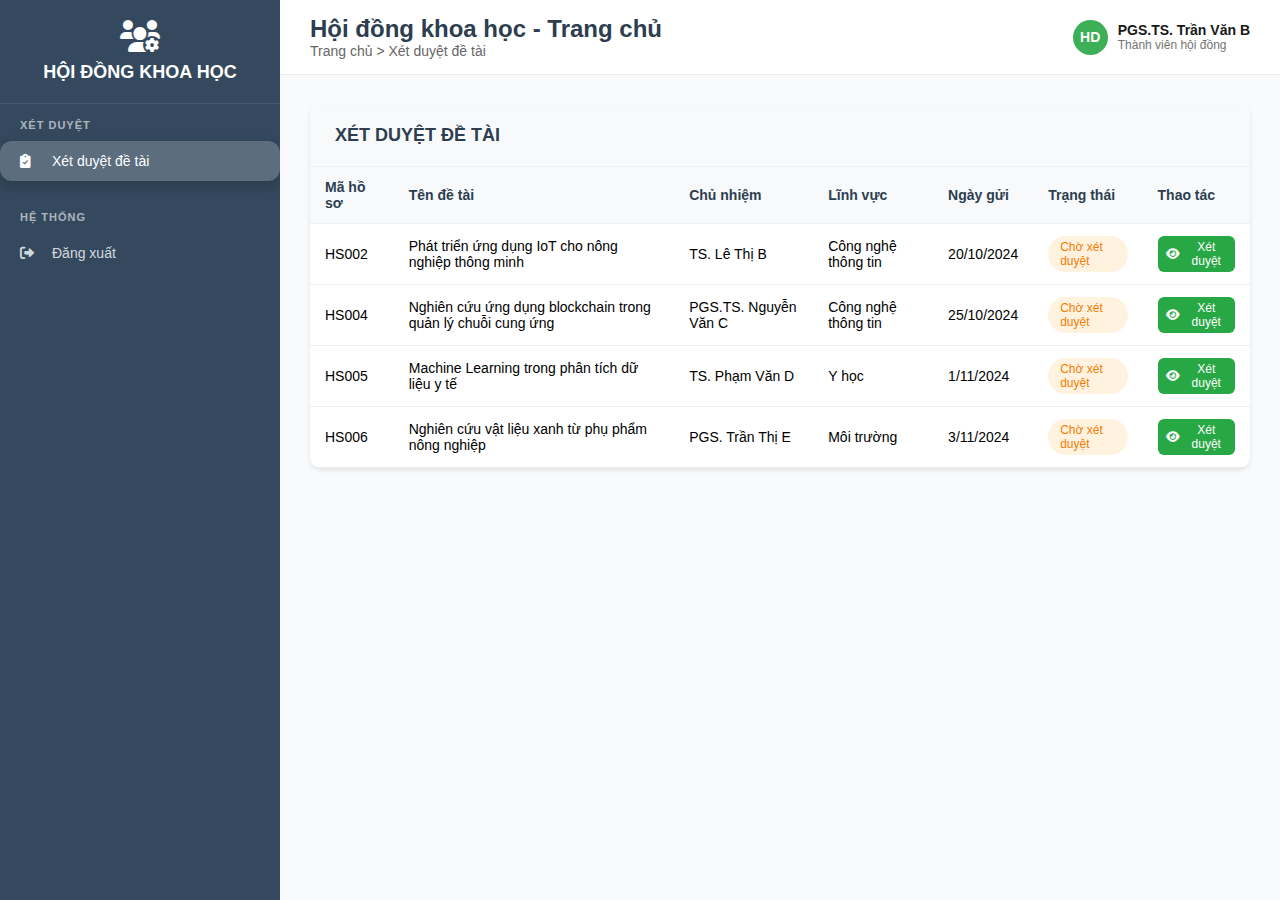
<file: docs/pages/hoidong-khoahoc-dashboard.html>
<!DOCTYPE html>
<html lang="vi">
<head>
    <meta charset="UTF-8">
    <meta name="viewport" content="width=device-width, initial-scale=1.0">
    <title>Dashboard - Hội đồng khoa học</title>
    <link rel="stylesheet" href="../components/common-styles.css">
    <link rel="stylesheet" href="../components/form-styles.css">
    <link rel="stylesheet" href="https://cdnjs.cloudflare.com/ajax/libs/font-awesome/6.0.0/css/all.min.css">
    <style>
        * {
            font-family: 'Inter', 'Segoe UI', Tahoma, Geneva, Verdana, sans-serif;
        }
        
        body {
            margin: 0;
            padding: 0;
            background: #f8f9fa;
            font-size: 14px;
        }
        
        .container {
            display: flex;
            min-height: 100vh;
        }
        
        .sidebar {
            width: 280px;
            background: #34495e;
            color: white;
            position: fixed;
            height: 100vh;
            overflow-y: auto;
        }
        
        .sidebar-brand {
            padding: 20px;
            border-bottom: 1px solid rgba(255,255,255,0.1);
            text-align: center;
        }
        
        .sidebar h3 {
            margin: 0;
            color: white;
            font-size: 18px;
        }
        
        .nav-section {
            padding: 15px 0;
        }
        
        .nav-section-title {
            color: rgba(255,255,255,0.6);
            font-size: 11px;
            font-weight: 600;
            text-transform: uppercase;
            padding: 0 20px 10px;
            letter-spacing: 1px;
        }
        
        .nav-link {
            display: flex;
            align-items: center;
            padding: 12px 20px;
            color: rgba(255,255,255,0.8);
            text-decoration: none;
            transition: all 0.3s;
        }
        
        .nav-link:hover {
            background: rgba(255,255,255,0.1);
            color: white;
        }
        
        .nav-link.active {
            background: rgba(255,255,255,0.2);
            color: white;
        }
        
        .nav-link i {
            width: 20px;
            margin-right: 12px;
        }
        
        .main-content {
            margin-left: 280px;
            flex: 1;
            min-height: 100vh;
        }
        
        .header {
            background: white;
            padding: 15px 30px;
            border-bottom: 1px solid #eee;
            display: flex;
            justify-content: space-between;
            align-items: center;
        }
        
        .header h1 {
            margin: 0;
            color: #2c3e50;
            font-size: 24px;
        }
        
        .breadcrumb {
            color: #666;
            font-size: 14px;
        }
        
        .user-info {
            display: flex;
            align-items: center;
            gap: 10px;
        }
        
        .user-avatar {
            width: 35px;
            height: 35px;
            background: #28a745;
            border-radius: 50%;
            display: flex;
            align-items: center;
            justify-content: center;
            color: white;
            font-weight: 600;
        }
        
        .content {
            padding: 30px;
        }
        
        .content-section {
            display: none;
        }
        
        .content-section.active {
            display: block;
        }
        
        .table-container {
            background: white;
            border-radius: 10px;
            box-shadow: 0 2px 4px rgba(0,0,0,0.1);
            overflow: hidden;
        }
        
        .table-header {
            padding: 20px 25px;
            background: #f8f9fa;
            border-bottom: 1px solid #eee;
            display: flex;
            justify-content: space-between;
            align-items: center;
        }
        
        .table-title {
            font-size: 18px;
            font-weight: 600;
            color: #2c3e50;
            margin: 0;
        }
        
        .btn {
            padding: 8px 16px;
            border: none;
            border-radius: 6px;
            cursor: pointer;
            font-size: 14px;
            text-decoration: none;
            display: inline-flex;
            align-items: center;
            gap: 6px;
            transition: all 0.3s;
        }
        
        .btn-primary {
            background: #28a745;
            color: white;
        }
        
        .btn-success {
            background: #27ae60;
            color: white;
        }
        
        .btn-warning {
            background: #f39c12;
            color: white;
        }
        
        .btn-danger {
            background: #e74c3c;
            color: white;
        }
        
        .btn-info {
            background: #3498db;
            color: white;
        }
        
        .btn-sm {
            padding: 4px 8px;
            font-size: 12px;
        }
        
        table {
            width: 100%;
            border-collapse: collapse;
        }
        
        th, td {
            padding: 12px 15px;
            text-align: left;
            border-bottom: 1px solid #eee;
        }
        
        th {
            background: #f8f9fa;
            font-weight: 600;
            color: #2c3e50;
        }
        
        tbody tr:hover {
            background: #f8f9fa;
        }
        
        .status {
            display: inline-block;
            padding: 4px 12px;
            border-radius: 20px;
            font-size: 12px;
            font-weight: 500;
        }
        
        .status-cho-xet-duyet {
            background: #fff3e0;
            color: #f57c00;
        }
        
        .status-da-danh-gia {
            background: #e8f5e8;
            color: #388e3c;
        }
        
        .modal {
            display: none;
            position: fixed;
            z-index: 1000;
            left: 0;
            top: 0;
            width: 100%;
            height: 100%;
            background: rgba(0,0,0,0.5);
        }
        
        .modal-content {
            background: white;
            margin: 2% auto;
            border-radius: 10px;
            width: 90%;
            max-width: 1000px;
            max-height: 90vh;
            overflow: hidden;
        }
        
        .modal-header {
            background: #28a745;
            color: white;
            padding: 20px 25px;
            display: flex;
            justify-content: space-between;
            align-items: center;
        }
        
        .modal-title {
            margin: 0;
            font-size: 18px;
        }
        
        .close {
            background: transparent;
            border: none;
            color: white;
            font-size: 24px;
            cursor: pointer;
        }
        
        .modal-body {
            padding: 25px;
            max-height: 70vh;
            overflow-y: auto;
        }
        
        .form-group {
            margin-bottom: 20px;
        }
        
        .form-label {
            display: block;
            margin-bottom: 5px;
            font-weight: 500;
            color: #2c3e50;
        }
        
        .form-input, .form-select, .form-textarea {
            width: 100%;
            padding: 10px 12px;
            border: 1px solid #ddd;
            border-radius: 6px;
            font-size: 14px;
            transition: border-color 0.3s;
        }
        
        .form-input:focus, .form-select:focus, .form-textarea:focus {
            outline: none;
            border-color: #28a745;
        }
        
        .form-textarea {
            resize: vertical;
            min-height: 100px;
        }
        
        .required {
            color: #e74c3c;
        }
        
        .document-viewer {
            border: 1px solid #ddd;
            border-radius: 8px;
            min-height: 200px;
            padding: 20px;
            background: #f8f9fa;
            margin-bottom: 20px;
        }
        
        .document-list {
            display: flex;
            gap: 10px;
            flex-wrap: wrap;
            margin-bottom: 20px;
        }
        
        .document-item {
            background: #007bff;
            color: white;
            padding: 8px 12px;
            border-radius: 20px;
            cursor: pointer;
            font-size: 12px;
        }
        
        .document-item:hover {
            background: #0056b3;
        }
        
        .document-item.active {
            background: #28a745;
        }
        
        .evaluation-section {
            background: #f8f9fa;
            padding: 20px;
            border-radius: 8px;
            margin-top: 20px;
        }
        
        .radio-group {
            display: flex;
            gap: 20px;
            align-items: center;
        }
        
        .radio-item {
            display: flex;
            align-items: center;
            gap: 8px;
        }
        
        .notification {
            position: fixed;
            top: 20px;
            right: 20px;
            padding: 15px 20px;
            border-radius: 6px;
            color: white;
            font-weight: 500;
            z-index: 2000;
            animation: slideIn 0.3s ease;
        }
        
        .notification.success {
            background: #27ae60;
        }
        
        .notification.error {
            background: #e74c3c;
        }
        
        .notification.info {
            background: #3498db;
        }
        
        @keyframes slideIn {
            from { transform: translateX(100%); opacity: 0; }
            to { transform: translateX(0); opacity: 1; }
        }
    </style>
</head>
<body>
    <div class="container">
        <!-- Sidebar -->
        <aside class="sidebar">
            <div class="sidebar-brand">
                <i class="fas fa-users-cog" style="font-size: 32px; margin-bottom: 10px;"></i>
                <h3>HỘI ĐỒNG KHOA HỌC</h3>
            </div>
            
            <nav class="nav-section">
                <div class="nav-section-title">XÉT DUYỆT</div>
                <a href="#xet-duyet-de-tai" class="nav-link active" onclick="showSection('xet-duyet-de-tai')">
                    <i class="fas fa-clipboard-check"></i>
                    <span>Xét duyệt đề tài</span>
                </a>
            </nav>
            
            <nav class="nav-section">
                <div class="nav-section-title">HỆ THỐNG</div>
                <a href="../index.html" class="nav-link">
                    <i class="fas fa-sign-out-alt"></i>
                    <span>Đăng xuất</span>
                </a>
            </nav>
        </aside>

        <!-- Main Content -->
        <main class="main-content">
            <!-- Header -->
            <header class="header">
                <div>
                    <h1>Hội đồng khoa học - Trang chủ</h1>
                    <div class="breadcrumb">
                        <span>Trang chủ > <span id="currentPage">Xét duyệt đề tài</span></span>
                    </div>
                </div>
                <div class="user-info">
                    <div class="user-avatar">HD</div>
                    <div>
                        <div style="font-weight: 600;">PGS.TS. Trần Văn B</div>
                        <div style="font-size: 12px; color: #666;">Thành viên hội đồng</div>
                    </div>
                </div>
            </header>

            <!-- Content -->
            <div class="content">
                <!-- UC 1.6: Xét duyệt đề tài -->
                <section id="xet-duyet-de-tai" class="content-section active">
                    <div class="table-container">
                        <div class="table-header">
                            <h2 class="table-title">XÉT DUYỆT ĐỀ TÀI</h2>
                        </div>
                        
                        <table>
                            <thead>
                                <tr>
                                    <th>Mã hồ sơ</th>
                                    <th>Tên đề tài</th>
                                    <th>Chủ nhiệm</th>
                                    <th>Lĩnh vực</th>
                                    <th>Ngày gửi</th>
                                    <th>Trạng thái</th>
                                    <th>Thao tác</th>
                                </tr>
                            </thead>
                            <tbody id="xetDuyetTable">
                                <!-- Data will be loaded here -->
                            </tbody>
                        </table>
                    </div>
                </section>
            </div>
        </main>
    </div>

    <!-- Modal xét duyệt -->
    <div id="xetDuyetModal" class="modal">
        <div class="modal-content">
            <div class="modal-header">
                <h3 class="modal-title">XÉT DUYỆT ĐỀ TÀI</h3>
                <button class="close" onclick="hideModal('xetDuyetModal')">&times;</button>
            </div>
            <div class="modal-body" id="xetDuyetContent">
                <!-- Content will be loaded here -->
            </div>
        </div>
    </div>

    <script src="../js/hoidong-khoahoc.js"></script>
</body>
</html>
</file>
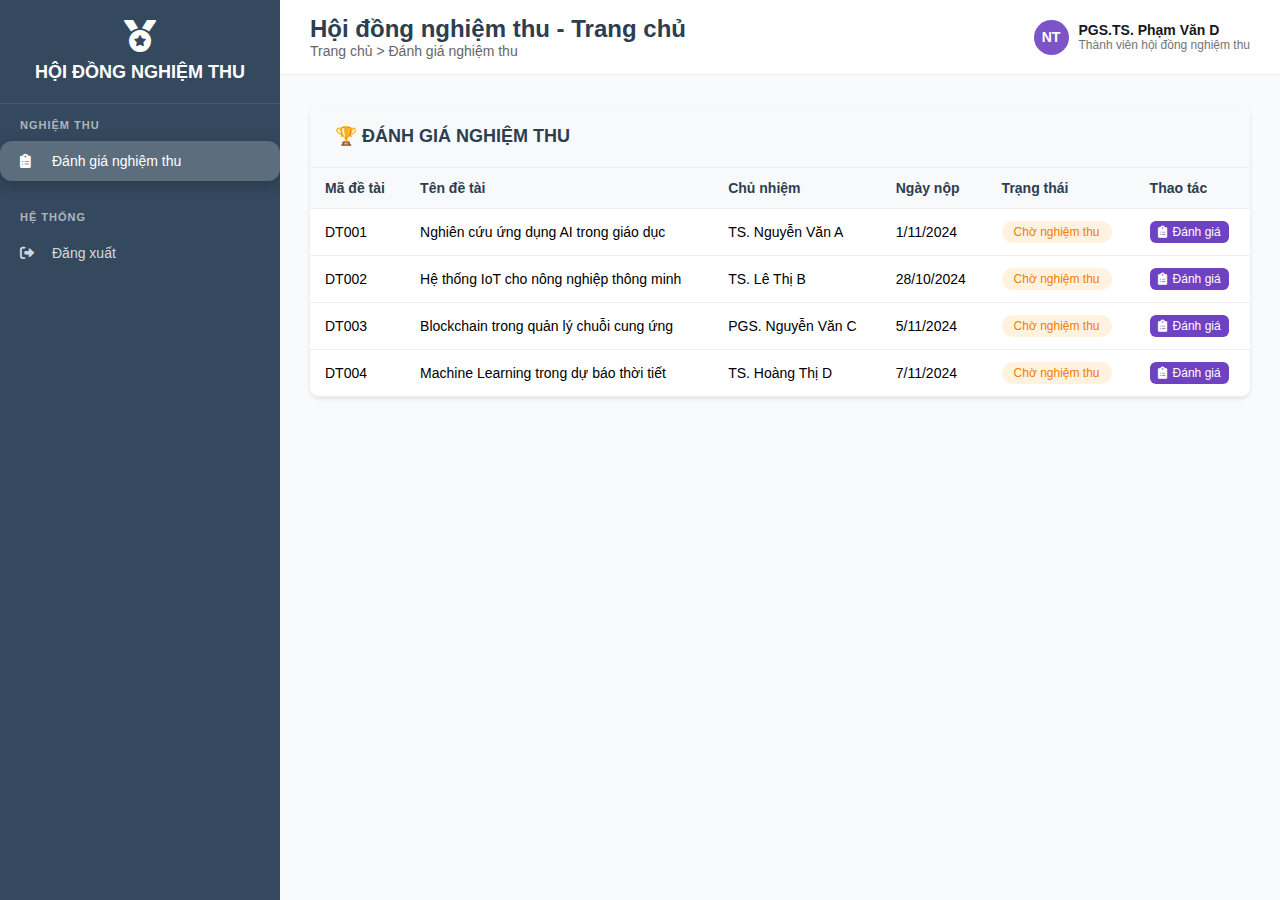
<file: docs/pages/hoidong-nghiemthu-dashboard.html>
<!DOCTYPE html>
<html lang="vi">
<head>
    <meta charset="UTF-8">
    <meta name="viewport" content="width=device-width, initial-scale=1.0">
    <title>Dashboard - Hội đồng nghiệm thu</title>
    <link rel="stylesheet" href="../components/common-styles.css">
    <link rel="stylesheet" href="../components/form-styles.css">
    <link rel="stylesheet" href="https://cdnjs.cloudflare.com/ajax/libs/font-awesome/6.0.0/css/all.min.css">
    <style>
        * {
            font-family: 'Inter', 'Segoe UI', Tahoma, Geneva, Verdana, sans-serif;
        }
        
        body {
            margin: 0;
            padding: 0;
            background: #f8f9fa;
            font-size: 14px;
        }
        
        .container {
            display: flex;
            min-height: 100vh;
        }
        
        .sidebar {
            width: 280px;
            background: #34495e;
            color: white;
            position: fixed;
            height: 100vh;
            overflow-y: auto;
        }
        
        .sidebar-brand {
            padding: 20px;
            border-bottom: 1px solid rgba(255,255,255,0.1);
            text-align: center;
        }
        
        .sidebar h3 {
            margin: 0;
            color: white;
            font-size: 18px;
        }
        
        .nav-section {
            padding: 15px 0;
        }
        
        .nav-section-title {
            color: rgba(255,255,255,0.6);
            font-size: 11px;
            font-weight: 600;
            text-transform: uppercase;
            padding: 0 20px 10px;
            letter-spacing: 1px;
        }
        
        .nav-link {
            display: flex;
            align-items: center;
            padding: 12px 20px;
            color: rgba(255,255,255,0.8);
            text-decoration: none;
            transition: all 0.3s;
        }
        
        .nav-link:hover {
            background: rgba(255,255,255,0.1);
            color: white;
        }
        
        .nav-link.active {
            background: rgba(255,255,255,0.2);
            color: white;
        }
        
        .nav-link i {
            width: 20px;
            margin-right: 12px;
        }
        
        .main-content {
            margin-left: 280px;
            flex: 1;
            min-height: 100vh;
        }
        
        .header {
            background: white;
            padding: 15px 30px;
            border-bottom: 1px solid #eee;
            display: flex;
            justify-content: space-between;
            align-items: center;
        }
        
        .header h1 {
            margin: 0;
            color: #2c3e50;
            font-size: 24px;
        }
        
        .breadcrumb {
            color: #666;
            font-size: 14px;
        }
        
        .user-info {
            display: flex;
            align-items: center;
            gap: 10px;
        }
        
        .user-avatar {
            width: 35px;
            height: 35px;
            background: #6f42c1;
            border-radius: 50%;
            display: flex;
            align-items: center;
            justify-content: center;
            color: white;
            font-weight: 600;
        }
        
        .content {
            padding: 30px;
        }
        
        .content-section {
            display: none;
        }
        
        .content-section.active {
            display: block;
        }
        
        .table-container {
            background: white;
            border-radius: 10px;
            box-shadow: 0 2px 4px rgba(0,0,0,0.1);
            overflow: hidden;
        }
        
        .table-header {
            padding: 20px 25px;
            background: #f8f9fa;
            border-bottom: 1px solid #eee;
            display: flex;
            justify-content: space-between;
            align-items: center;
        }
        
        .table-title {
            font-size: 18px;
            font-weight: 600;
            color: #2c3e50;
            margin: 0;
        }
        
        .btn {
            padding: 8px 16px;
            border: none;
            border-radius: 6px;
            cursor: pointer;
            font-size: 14px;
            text-decoration: none;
            display: inline-flex;
            align-items: center;
            gap: 6px;
            transition: all 0.3s;
        }
        
        .btn-primary {
            background: #6f42c1;
            color: white;
        }
        
        .btn-success {
            background: #27ae60;
            color: white;
        }
        
        .btn-warning {
            background: #f39c12;
            color: white;
        }
        
        .btn-danger {
            background: #e74c3c;
            color: white;
        }
        
        .btn-info {
            background: #3498db;
            color: white;
        }
        
        .btn-sm {
            padding: 4px 8px;
            font-size: 12px;
        }
        
        table {
            width: 100%;
            border-collapse: collapse;
        }
        
        th, td {
            padding: 12px 15px;
            text-align: left;
            border-bottom: 1px solid #eee;
        }
        
        th {
            background: #f8f9fa;
            font-weight: 600;
            color: #2c3e50;
        }
        
        tbody tr:hover {
            background: #f8f9fa;
        }
        
        .status {
            display: inline-block;
            padding: 4px 12px;
            border-radius: 20px;
            font-size: 12px;
            font-weight: 500;
        }
        
        .status-cho-nghiem-thu {
            background: #fff3e0;
            color: #f57c00;
        }
        
        .status-da-nghiem-thu {
            background: #e8f5e8;
            color: #388e3c;
        }
        
        .modal {
            display: none;
            position: fixed;
            z-index: 1000;
            left: 0;
            top: 0;
            width: 100%;
            height: 100%;
            background: rgba(0,0,0,0.5);
        }
        
        .modal-content {
            background: white;
            margin: 2% auto;
            border-radius: 10px;
            width: 90%;
            max-width: 1200px;
            max-height: 90vh;
            overflow: hidden;
        }
        
        .modal-header {
            background: #6f42c1;
            color: white;
            padding: 20px 25px;
            display: flex;
            justify-content: space-between;
            align-items: center;
        }
        
        .modal-title {
            margin: 0;
            font-size: 18px;
        }
        
        .close {
            background: transparent;
            border: none;
            color: white;
            font-size: 24px;
            cursor: pointer;
        }
        
        .modal-body {
            padding: 25px;
            max-height: 70vh;
            overflow-y: auto;
        }
        
        .form-group {
            margin-bottom: 20px;
        }
        
        .form-label {
            display: block;
            margin-bottom: 5px;
            font-weight: 500;
            color: #2c3e50;
        }
        
        .form-input, .form-select, .form-textarea {
            width: 100%;
            padding: 10px 12px;
            border: 1px solid #ddd;
            border-radius: 6px;
            font-size: 14px;
            transition: border-color 0.3s;
        }
        
        .form-input:focus, .form-select:focus, .form-textarea:focus {
            outline: none;
            border-color: #6f42c1;
        }
        
        .form-textarea {
            resize: vertical;
            min-height: 100px;
        }
        
        .required {
            color: #e74c3c;
        }
        
        .document-viewer {
            border: 1px solid #ddd;
            border-radius: 8px;
            min-height: 200px;
            padding: 20px;
            background: #f8f9fa;
            margin-bottom: 20px;
        }
        
        .document-list {
            display: flex;
            gap: 10px;
            flex-wrap: wrap;
            margin-bottom: 20px;
        }
        
        .document-item {
            background: #007bff;
            color: white;
            padding: 8px 12px;
            border-radius: 20px;
            cursor: pointer;
            font-size: 12px;
        }
        
        .document-item:hover {
            background: #0056b3;
        }
        
        .document-item.active {
            background: #6f42c1;
        }
        
        .evaluation-section {
            background: #f8f9fa;
            padding: 20px;
            border-radius: 8px;
            margin-top: 20px;
        }
        
        .score-group {
            display: grid;
            grid-template-columns: repeat(auto-fit, minmax(200px, 1fr));
            gap: 15px;
            margin-bottom: 20px;
        }
        
        .score-item {
            background: white;
            padding: 15px;
            border-radius: 8px;
            border: 1px solid #ddd;
        }
        
        .score-input {
            width: 80px;
            text-align: center;
            font-weight: 600;
            font-size: 16px;
            border: 2px solid #6f42c1;
        }
        
        .notification {
            position: fixed;
            top: 20px;
            right: 20px;
            padding: 15px 20px;
            border-radius: 6px;
            color: white;
            font-weight: 500;
            z-index: 2000;
            animation: slideIn 0.3s ease;
        }
        
        .notification.success {
            background: #27ae60;
        }
        
        .notification.error {
            background: #e74c3c;
        }
        
        .notification.info {
            background: #3498db;
        }
        
        @keyframes slideIn {
            from { transform: translateX(100%); opacity: 0; }
            to { transform: translateX(0); opacity: 1; }
        }
    </style>
</head>
<body>
    <div class="container">
        <!-- Sidebar -->
        <aside class="sidebar">
            <div class="sidebar-brand">
                <i class="fas fa-medal" style="font-size: 32px; margin-bottom: 10px;"></i>
                <h3>HỘI ĐỒNG NGHIỆM THU</h3>
            </div>
            
            <nav class="nav-section">
                <div class="nav-section-title">NGHIỆM THU</div>
                <a href="#danh-gia-nghiem-thu" class="nav-link active" onclick="showSection('danh-gia-nghiem-thu')">
                    <i class="fas fa-clipboard-list"></i>
                    <span>Đánh giá nghiệm thu</span>
                </a>
            </nav>
            
            <nav class="nav-section">
                <div class="nav-section-title">HỆ THỐNG</div>
                <a href="../index.html" class="nav-link">
                    <i class="fas fa-sign-out-alt"></i>
                    <span>Đăng xuất</span>
                </a>
            </nav>
        </aside>

        <!-- Main Content -->
        <main class="main-content">
            <!-- Header -->
            <header class="header">
                <div>
                    <h1>Hội đồng nghiệm thu - Trang chủ</h1>
                    <div class="breadcrumb">
                        <span>Trang chủ > <span id="currentPage">Đánh giá nghiệm thu</span></span>
                    </div>
                </div>
                <div class="user-info">
                    <div class="user-avatar">NT</div>
                    <div>
                        <div style="font-weight: 600;">PGS.TS. Phạm Văn D</div>
                        <div style="font-size: 12px; color: #666;">Thành viên hội đồng nghiệm thu</div>
                    </div>
                </div>
            </header>

            <!-- Content -->
            <div class="content">
                <!-- UC 1.17: Đánh giá nghiệm thu -->
                <section id="danh-gia-nghiem-thu" class="content-section active">
                    <div class="table-container">
                        <div class="table-header">
                            <h2 class="table-title">🏆 ĐÁNH GIÁ NGHIỆM THU</h2>
                        </div>
                        
                        <table>
                            <thead>
                                <tr>
                                    <th>Mã đề tài</th>
                                    <th>Tên đề tài</th>
                                    <th>Chủ nhiệm</th>
                                    <th>Ngày nộp</th>
                                    <th>Trạng thái</th>
                                    <th>Thao tác</th>
                                </tr>
                            </thead>
                            <tbody id="nghiemThuTable">
                                <!-- Data will be loaded here -->
                            </tbody>
                        </table>
                    </div>
                </section>
            </div>
        </main>
    </div>

    <!-- Modal đánh giá nghiệm thu -->
    <div id="nghiemThuModal" class="modal">
        <div class="modal-content">
            <div class="modal-header">
                <h3 class="modal-title">🏆 ĐÁNH GIÁ NGHIỆM THU</h3>
                <button class="close" onclick="hideModal('nghiemThuModal')">&times;</button>
            </div>
            <div class="modal-body" id="nghiemThuContent">
                <!-- Content will be loaded here -->
            </div>
        </div>
    </div>

    <script src="../js/hoidong-nghiemthu.js"></script>
</body>
</html>
</file>
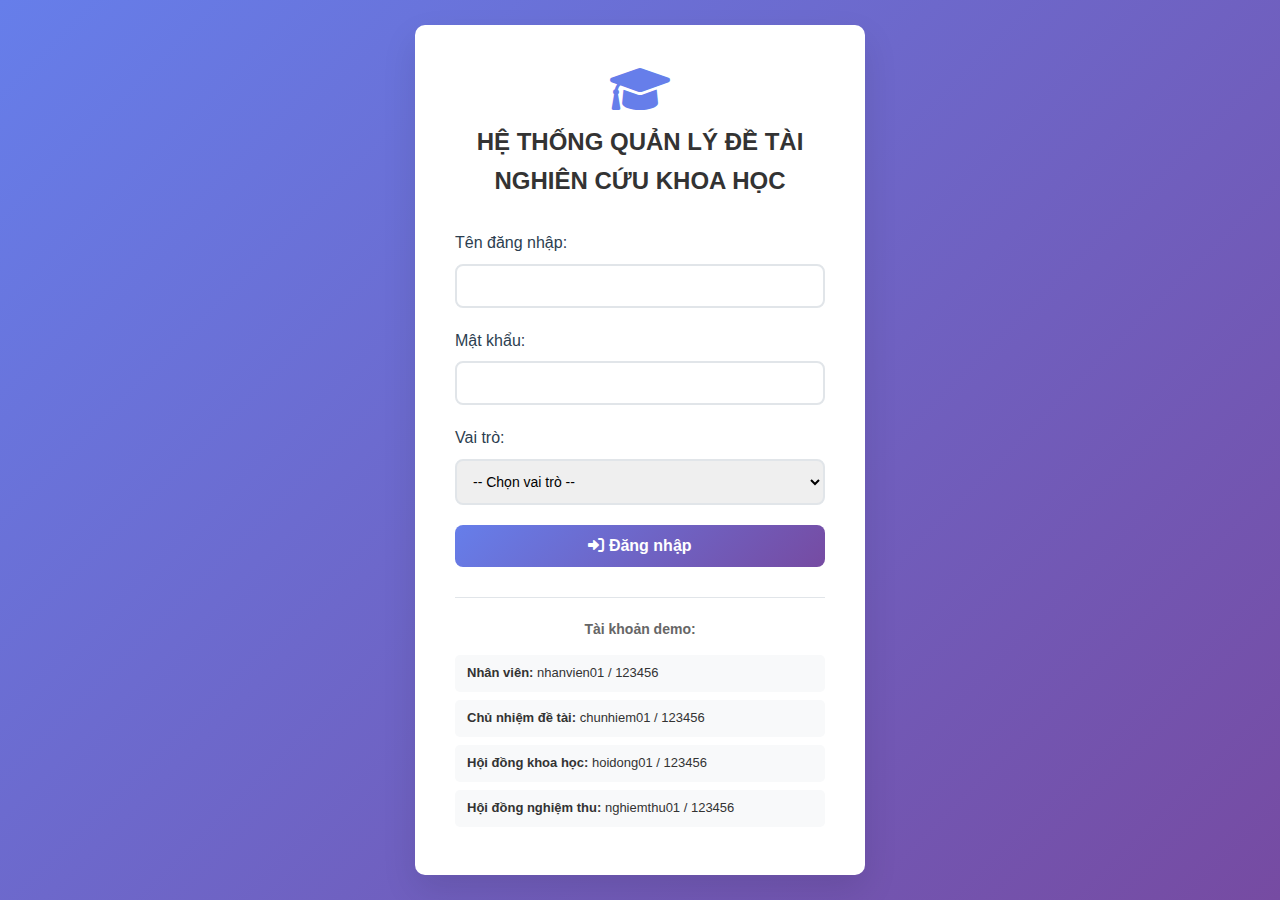
<file: docs/pages/nghiemthu-dashboard.html>
<!DOCTYPE html>
<html lang="vi">
<head>
    <meta charset="UTF-8">
    <meta name="viewport" content="width=device-width, initial-scale=1.0">
    <title>Dashboard - Hội đồng nghiệm thu</title>
    <link rel="stylesheet" href="../css/style.css">
    <link rel="stylesheet" href="../components/common-styles.css">
    <link rel="stylesheet" href="../components/form-styles.css">
    <link rel="stylesheet" href="https://cdnjs.cloudflare.com/ajax/libs/font-awesome/6.0.0/css/all.min.css">
    <style>
        * {
            font-family: 'Inter', 'Segoe UI', Tahoma, Geneva, Verdana, sans-serif;
        }
        /* Enhanced CSS for Acceptance Testing Dashboard */
        .enhanced-dashboard {
            background: #764ba2;
            min-height: 100vh;
        }

        .enhanced-sidebar {
            background: #34495e;
            
            width: 280px;
        }

                .sidebar-brand {
            padding: 25px 20px;
            border-bottom: 1px solid rgba(255,255,255,0.1);
            text-align: center;
        }
        
        .brand-logo {
            width: 50px;
            height: 50px;
            background: #1d4ed8;
            border-radius: 12px;
            display: flex;
            align-items: center;
            justify-content: center;
            margin: 0 auto 15px;
            color: white;
            font-size: 24px;
        }
        
        .brand-title {
            color: white;
            font-size: 16px;
            font-weight: 600;
            margin: 0;
        }
        
        .brand-subtitle {
            color: rgba(255,255,255,0.7);
            font-size: 12px;
            margin: 5px 0 0;
        }

        .sidebar-header h3 {
            margin: 0 0 10px;
            font-size: 18px;
            font-weight: 600;
        }

        .user-info {
            font-size: 14px;
            opacity: 0.9;
        }

        

        

        .nav-link, .enhanced-nav-link {
            display: flex;
            align-items: center;
            padding: 15px 20px;
            color: #ecf0f1;
            text-decoration: none;
            border-radius: 12px;
            transition: all 0.3s ease;
            font-weight: 500;
        }

        .nav-link:hover {
            background: #ad1457;
            transform: translateX(5px);
            
        }

        .nav-link.active {
            background: #d84315;
            
        }

        .nav-link i {
            margin-right: 12px;
            width: 20px;
        }

        .main-content {
            flex: 1;
            background: #f8fafc;
        }

        .top-bar {
            background: white;
            padding: 20px 30px;

            margin: 20px;
            margin-bottom: 0;
        }

        .enhanced-stats-grid {
            display: grid;
            grid-template-columns: repeat(auto-fit, minmax(250px, 1fr));
            gap: 20px;
            margin: 30px;
        }

        .enhanced-stat-card {
            background: #f8fafc;
            border-radius: 15px;
            padding: 25px;
            
            border: 1px solid #e2e8f0;
            transition: all 0.3s ease;
            position: relative;
            overflow: hidden;
        }

        .enhanced-stat-card::before {
            content: '';
            position: absolute;
            top: 0;
            left: 0;
            right: 0;
            height: 4px;
            background: #e91e63;
        }

        .enhanced-stat-card:hover {
            transform: translateY(-5px);
            
        }

        .stat-header {
            display: flex;
            justify-content: space-between;
            align-items: center;
            margin-bottom: 15px;
        }

        .stat-icon {
            width: 50px;
            height: 50px;
            border-radius: 12px;
            display: flex;
            align-items: center;
            justify-content: center;
            font-size: 24px;
            color: white;
        }

        .stat-number {
            font-size: 32px;
            font-weight: 700;
            color: #1f2937;
            margin: 10px 0;
        }

        .stat-label {
            color: #6b7280;
            font-weight: 500;
            font-size: 14px;
        }

        .enhanced-btn {
            padding: 12px 24px;
            border: none;
            border-radius: 10px;
            font-weight: 600;
            font-size: 14px;
            cursor: pointer;
            transition: all 0.3s ease;
            display: inline-flex;
            align-items: center;
            gap: 8px;
        }

        .btn-primary {
            background: #ad1457;
            color: white;
        }

        .btn-secondary {
            background: #4b5563;
            color: white;
        }

        .btn-success {
            background: #2e7d32;
            color: white;
        }

        .btn-warning {
            background: #f57c00;
            color: white;
        }

        .btn-danger {
            background: #d32f2f;
            color: white;
        }

        .enhanced-btn:hover {
            transform: translateY(-2px);
            
        }

        .status-badge {
            padding: 6px 12px;
            border-radius: 20px;
            font-size: 12px;
            font-weight: 600;
            display: inline-flex;
            align-items: center;
            gap: 5px;
        }

        .status-pending {
            background: #fef3c7;
            color: #d97706;
        }

        .status-passed {
            background: #d1fae5;
            color: #059669;
        }

        .status-failed {
            background: #fee2e2;
            color: #dc2626;
        }

        .status-excellent {
            background: #e0e7ff;
            color: #4338ca;
        }

        .status-good {
            background: #dcfce7;
            color: #16a34a;
        }

        .score-display {
            text-align: center;
            background: #ad1457;
            color: white;
            padding: 15px;
            border-radius: 10px;
            min-width: 80px;
        }

        .score-number {
            font-size: 24px;
            font-weight: 700;
        }

        .score-label {
            font-size: 12px;
            opacity: 0.9;
        }

        .evaluation-criteria {
            display: grid;
            gap: 20px;
        }

        .criterion {
            background: #f8fafc;
            padding: 20px;
            border-radius: 10px;
            border-left: 4px solid #e91e63;
        }

        .criterion label {
            font-weight: 600;
            color: #374151;
            margin-bottom: 10px;
            display: block;
        }

        .criterion-score {
            display: flex;
            align-items: center;
            gap: 15px;
            margin-top: 10px;
        }

        .criterion-score input[type="range"] {
            flex: 1;
            height: 8px;
            background: #e5e7eb;
            border-radius: 4px;
            outline: none;
        }

        .criterion-score input[type="range"]::-webkit-slider-thumb {
            appearance: none;
            width: 20px;
            height: 20px;
            background: #e91e63;
            border-radius: 50%;
            cursor: pointer;
        }

        .modal {
            display: none;
            position: fixed;
            z-index: 1000;
            left: 0;
            top: 0;
            width: 100%;
            height: 100%;
            background: rgba(0,0,0,0.6);
            backdrop-filter: blur(5px);
        }

        .modal-content {
            background: white;
            margin: 2% auto;
            padding: 0;
            border-radius: 15px;
            width: 90%;
            max-width: 900px;
            max-height: 90vh;
            overflow-y: auto;
            
        }

        .modal-header {
            padding: 25px 30px;
            border-bottom: 1px solid #e5e7eb;
            background: #f5576c;
            color: white;
            border-radius: 15px 15px 0 0;
            display: flex;
            justify-content: space-between;
            align-items: center;
        }

        .modal-body {
            padding: 30px;
        }

        .close {
            color: white;
            float: right;
            font-size: 28px;
            font-weight: bold;
            cursor: pointer;
            line-height: 1;
        }

        .close:hover {
            opacity: 0.7;
        }

        .form-grid {
            display: grid;
            gap: 20px;
        }

        .form-group {
            display: flex;
            flex-direction: column;
        }

        .form-group label {
            font-weight: 600;
            color: #374151;
            margin-bottom: 8px;
        }

        .form-group input,
        .form-group select,
        .form-group textarea {
            padding: 12px 16px;
            border: 2px solid #e5e7eb;
            border-radius: 8px;
            font-size: 14px;
            transition: border-color 0.3s ease;
        }

        .form-group input:focus,
        .form-group select:focus,
        .form-group textarea:focus {
            outline: none;
            border-color: #e91e63;
            
        }

        /* Enhanced styles for nghiem thu dashboard */
        .projects-grid {
            display: grid;
            grid-template-columns: repeat(auto-fit, minmax(500px, 1fr));
            gap: 25px;
            margin: 30px;
        }

        .project-card {
            background: #f8fafc;
            border-radius: 15px;
            padding: 25px;
            
            border: 1px solid #e2e8f0;
            transition: all 0.3s ease;
            position: relative;
            overflow: hidden;
        }

        .project-card::before {
            content: '';
            position: absolute;
            top: 0;
            left: 0;
            right: 0;
            height: 4px;
            background: #f5576c;
        }

        .project-card:hover {
            transform: translateY(-5px);
            
        }

        .project-header {
            display: flex;
            justify-content: space-between;
            align-items: flex-start;
            margin-bottom: 20px;
        }

        .project-header h3 {
            margin: 0;
            color: #1f2937;
            font-size: 18px;
            font-weight: 600;
            line-height: 1.4;
            flex: 1;
            padding-right: 15px;
        }

        .project-info {
            margin-bottom: 20px;
        }

        .info-row {
            display: flex;
            justify-content: space-between;
            margin-bottom: 10px;
            font-size: 14px;
        }

        .info-row span {
            color: #6b7280;
        }

        .evaluation-summary {
            background: #f8fafc;
            padding: 15px;
            border-radius: 10px;
            margin-bottom: 20px;
            border-left: 4px solid #e91e63;
        }

        .evaluation-summary h4 {
            margin: 0 0 10px 0;
            color: #1f2937;
            font-size: 14px;
            font-weight: 600;
        }

        .evaluation-summary p {
            margin: 0 0 15px 0;
            color: #6b7280;
            font-size: 14px;
            line-height: 1.5;
        }

        .evaluation-summary ul {
            margin: 0;
            padding-left: 20px;
        }

        .evaluation-summary li {
            color: #6b7280;
            font-size: 14px;
            margin-bottom: 5px;
        }

        .project-actions {
            display: flex;
            gap: 10px;
            flex-wrap: wrap;
        }

        .project-actions .enhanced-btn {
            flex: 1;
            min-width: 120px;
            justify-content: center;
        }

        .acceptance-criteria-section {
            margin: 40px 30px 30px 30px;
            padding: 30px;
            background: #f8fafc;
            border-radius: 15px;
            
        }

        .acceptance-criteria-section h3 {
            text-align: center;
            color: #1f2937;
            margin-bottom: 30px;
            font-size: 24px;
            font-weight: 700;
        }

        .criteria-grid {
            display: grid;
            grid-template-columns: repeat(auto-fit, minmax(280px, 1fr));
            gap: 20px;
        }

        .criteria-card {
            background: white;
            padding: 25px;
            border-radius: 12px;
            
            border: 1px solid #e5e7eb;
            text-align: center;
            transition: all 0.3s ease;
        }

        .criteria-card:hover {
            transform: translateY(-3px);
            
        }

        .criteria-icon {
            font-size: 32px;
            margin-bottom: 15px;
            display: block;
        }

        .criteria-card h4 {
            color: #1f2937;
            margin: 0 0 10px 0;
            font-size: 16px;
            font-weight: 600;
        }

        .criteria-card p {
            color: #6b7280;
            font-size: 14px;
            line-height: 1.5;
            margin: 0 0 15px 0;
        }

        .criteria-weight {
            background: #ad1457;
            color: white;
            padding: 5px 10px;
            border-radius: 15px;
            font-size: 12px;
            font-weight: 600;
            display: inline-block;
        }

        .section-header {
            margin: 30px;
            display: flex;
            justify-content: space-between;
            align-items: center;
            flex-wrap: wrap;
            gap: 20px;
        }

        .section-header h3 {
            margin: 0;
            color: #1f2937;
            font-size: 24px;
            font-weight: 700;
        }

        .filter-controls, .report-controls {
            display: flex;
            gap: 10px;
            align-items: center;
        }

        .history-stats {
            display: flex;
            gap: 30px;
            align-items: center;
        }

        .history-stat {
            text-align: center;
        }

        .history-stat .stat-number {
            display: block;
            font-size: 24px;
            font-weight: 700;
            color: #e91e63;
        }

        .history-stat .stat-label {
            font-size: 12px;
            color: #6b7280;
            margin-top: 5px;
        }

        .history-timeline {
            margin: 30px;
        }

        .timeline-item {
            position: relative;
            padding-left: 40px;
            margin-bottom: 30px;
        }

        .timeline-item::before {
            content: '';
            position: absolute;
            left: 15px;
            top: 30px;
            bottom: -30px;
            width: 2px;
            background: #e5e7eb;
        }

        .timeline-item:last-child::before {
            display: none;
        }

        .timeline-marker {
            position: absolute;
            left: 8px;
            top: 20px;
            width: 16px;
            height: 16px;
            background: #4caf50;
            border-radius: 50%;
            border: 3px solid white;
            
        }

        .timeline-item.failed .timeline-marker {
            background: #f44336;
            
        }

        .timeline-content {
            background: white;
            padding: 25px;
            border-radius: 12px;
            
            border: 1px solid #e5e7eb;
        }

        .timeline-header {
            display: flex;
            justify-content: space-between;
            align-items: flex-start;
            margin-bottom: 15px;
        }

        .timeline-header h4 {
            margin: 0;
            color: #1f2937;
            font-size: 16px;
            font-weight: 600;
            flex: 1;
        }

        .timeline-date {
            color: #6b7280;
            font-size: 14px;
            font-weight: 500;
        }

        .timeline-details {
            margin-bottom: 20px;
        }

        .timeline-details p {
            margin: 5px 0;
            color: #6b7280;
            font-size: 14px;
        }

        .evaluation-result {
            margin-top: 15px;
            display: flex;
            gap: 10px;
            align-items: center;
        }

        .score-badge {
            padding: 5px 12px;
            border-radius: 20px;
            font-size: 12px;
            font-weight: 600;
            color: white;
        }

        .score-badge.excellent {
            background: #2e7d32;
        }

        .score-badge.good {
            background: #1565c0;
        }

        .score-badge.average {
            background: #f57c00;
        }

        .result-badge {
            padding: 5px 12px;
            border-radius: 15px;
            font-size: 11px;
            font-weight: 600;
            letter-spacing: 0.5px;
        }

        .result-badge.passed {
            background: #d1fae5;
            color: #059669;
        }

        .result-badge.failed {
            background: #fee2e2;
            color: #dc2626;
        }

        .timeline-actions {
            display: flex;
            gap: 10px;
            flex-wrap: wrap;
        }

        .report-summary {
            margin: 30px;
        }

        .summary-cards {
            display: grid;
            grid-template-columns: repeat(auto-fit, minmax(300px, 1fr));
            gap: 25px;
            margin-bottom: 30px;
        }

        .summary-card {
            background: white;
            padding: 25px;
            border-radius: 12px;
            
            border: 1px solid #e5e7eb;
            display: flex;
            gap: 20px;
            align-items: center;
        }

        .summary-icon {
            font-size: 32px;
            background: #ad1457;
            -webkit-background-clip: text;
            -webkit-text-fill-color: transparent;
            background-clip: text;
        }

        .summary-content h4 {
            margin: 0 0 10px 0;
            color: #1f2937;
            font-size: 16px;
            font-weight: 600;
        }

        .summary-content p {
            margin: 3px 0;
            color: #6b7280;
            font-size: 14px;
        }

        .report-actions {
            margin: 30px;
            display: flex;
            gap: 15px;
            flex-wrap: wrap;
            justify-content: center;
        }
    
        .enhanced-nav-link {
            display: flex;
            align-items: center;
            padding: 12px 20px;
            color: rgba(255,255,255,0.8);
            text-decoration: none;
            transition: all 0.3s;
            border-radius: 8px;
            margin: 2px 10px;
        }
        
        .enhanced-nav-link:hover {
            background: rgba(255,255,255,0.1);
            color: white;
        }
        
        .enhanced-nav-link.active {
            background: rgba(255,255,255,0.2);
            color: white;
        }
        
        .enhanced-nav-link i {
            width: 20px;
            margin-right: 15px;
            font-size: 16px;
        }
        
        .nav-badge {
            background: #ef4444;
            color: white;
            font-size: 10px;
            padding: 2px 6px;
            border-radius: 10px;
            margin-left: auto;
        }
    </style>
</head>
<body>
    <div class="enhanced-dashboard" style="display: flex;">
        <!-- Enhanced Sidebar -->
        <nav class="enhanced-sidebar">
            <div class="sidebar-brand">
            <div class="brand-logo">
                <i class="fas fa-clipboard-check"></i>
            </div>
            <h3 class="brand-title">Nghiệm thu</h3>
            <p class="brand-subtitle">Đánh giá Kết quả Nghiên cứu</p>
        </div>
            
        <nav style="padding: 20px 0;">
            <a href="#dashboard" class="enhanced-nav-link active" onclick="showSection('dashboard')">
                <i class="fas fa-tachometer-alt"></i>
                <span>Tổng quan</span>
            </a>
            <a href="#danhgia" class="enhanced-nav-link" onclick="showSection('danhgia')">
                <i class="fas fa-clipboard-check"></i>
                <span>Đánh giá nghiệm thu</span>
            </a>
            <a href="#lichsu" class="enhanced-nav-link" onclick="showSection('lichsu')">
                <i class="fas fa-history"></i>
                <span>Lịch sử đánh giá</span>
            </a>
            <a href="#baocao" class="enhanced-nav-link" onclick="showSection('baocao')">
                <i class="fas fa-chart-pie"></i>
                <span>Báo cáo</span>
            </a>
            <a href="../index.html" class="enhanced-nav-link" onclick="logout(); return false;">
                <i class="fas fa-sign-out-alt"></i>
                <span>Đăng xuất</span>
            </a>
        </nav>
        </nav>

        <!-- Main Content -->
        <main class="main-content">
            <!-- Top Bar -->
            <div class="top-bar" style="display: flex; justify-content: space-between; align-items: center;">
                <div>
                    <h2 style="margin: 0; color: #1f2937;">Hệ thống nghiệm thu đề tài nghiên cứu</h2>
                    <p style="margin: 5px 0 0; color: #6b7280;">Đánh giá và xếp loại kết quả nghiên cứu khoa học</p>
                </div>
                <div style="display: flex; align-items: center; gap: 15px;">
                    <div style="text-align: right; font-size: 14px; color: #6b7280;">
                        <div>Hôm nay: <strong>07/11/2025</strong></div>
                        <div>Đề tài chờ: <strong style="color: #e91e63;" id="pendingCount">3</strong></div>
                    </div>
                    <button class="enhanced-btn btn-danger" onclick="logout()">
                        <i class="fas fa-sign-out-alt"></i> Đăng xuất
                    </button>
                </div>
            </div>

            <!-- Content Area -->
            <div class="content">
                <!-- Dashboard Section -->
                <section id="dashboard" class="content-section">
                    <div class="stats-grid">
                        <div class="stat-card">
                            <div class="stat-icon blue">
                                <i class="fas fa-clipboard-list"></i>
                            </div>
                            <div class="stat-content">
                                <h3 id="totalChoNghiemThu">0</h3>
                                <p>Chờ nghiệm thu</p>
                            </div>
                        </div>
                        <div class="stat-card">
                            <div class="stat-icon green">
                                <i class="fas fa-check-circle"></i>
                            </div>
                            <div class="stat-content">
                                <h3 id="daNghiemThu">0</h3>
                                <p>Đã nghiệm thu</p>
                            </div>
                        </div>
                        <div class="stat-card">
                            <div class="stat-icon orange">
                                <i class="fas fa-medal"></i>
                            </div>
                            <div class="stat-content">
                                <h3 id="loaiDat">0</h3>
                                <p>Loại đạt</p>
                            </div>
                        </div>
                        <div class="stat-card">
                            <div class="stat-icon red">
                                <i class="fas fa-times-circle"></i>
                            </div>
                            <div class="stat-content">
                                <h3 id="khongDat">0</h3>
                                <p>Không đạt</p>
                            </div>
                        </div>
                    </div>

                    <div class="projects-grid">
                        <div class="project-card">
                            <div class="project-header">
                                <h3>Nghiên cứu trí tuệ nhân tạo trong y tế</h3>
                                <span class="status-badge status-pending">Chờ nghiệm thu</span>
                            </div>
                            <div class="project-info">
                                <p><strong>Mã đề tài:</strong> DT001</p>
                                <p><strong>Chủ nhiệm:</strong> TS. Nguyễn Văn A</p>
                                <p><strong>Lĩnh vực:</strong> Công nghệ thông tin</p>
                                <p><strong>Thời gian thực hiện:</strong> 01/2022 - 12/2024</p>
                                <p><strong>Ngày nộp hồ sơ:</strong> 15/11/2024</p>
                            </div>
                            <div class="project-actions">
                                <button class="enhanced-btn btn-primary" onclick="evaluateProject('DT001')">
                                    📝 Đánh giá nghiệm thu
                                </button>
                                <button class="enhanced-btn btn-secondary" onclick="viewAcceptanceDetails('DT001')">
                                    👁️ Xem hồ sơ
                                </button>
                                <button class="enhanced-btn btn-success" onclick="downloadDocuments('DT001')">
                                    📄 Tải tài liệu
                                </button>
                            </div>
                        </div>

                        <div class="project-card">
                            <div class="project-header">
                                <h3>Phát triển hệ thống blockchain cho giáo dục</h3>
                                <span class="status-badge status-pending">Chờ nghiệm thu</span>
                            </div>
                            <div class="project-info">
                                <p><strong>Mã đề tài:</strong> DT002</p>
                                <p><strong>Chủ nhiệm:</strong> ThS. Trần Thị B</p>
                                <p><strong>Lĩnh vực:</strong> Blockchain</p>
                                <p><strong>Thời gian thực hiện:</strong> 06/2023 - 12/2024</p>
                                <p><strong>Ngày nộp hồ sơ:</strong> 20/11/2024</p>
                            </div>
                            <div class="project-actions">
                                <button class="enhanced-btn btn-primary" onclick="evaluateProject('DT002')">
                                    📝 Đánh giá nghiệm thu
                                </button>
                                <button class="enhanced-btn btn-secondary" onclick="viewAcceptanceDetails('DT002')">
                                    👁️ Xem hồ sơ
                                </button>
                                <button class="enhanced-btn btn-success" onclick="downloadDocuments('DT002')">
                                    📄 Tải tài liệu
                                </button>
                            </div>
                        </div>

                        <div class="project-card">
                            <div class="project-header">
                                <h3>Ứng dụng IoT trong nông nghiệp thông minh</h3>
                                <span class="status-badge status-passed">Đã nghiệm thu - Đạt</span>
                            </div>
                            <div class="project-info">
                                <p><strong>Mã đề tài:</strong> DT003</p>
                                <p><strong>Chủ nhiệm:</strong> PGS.TS. Lê Văn C</p>
                                <p><strong>Lĩnh vực:</strong> IoT - Nông nghiệp</p>
                                <p><strong>Điểm nghiệm thu:</strong> <span class="score-display">85/100</span></p>
                                <p><strong>Ngày nghiệm thu:</strong> 10/11/2024</p>
                            </div>
                            <div class="project-actions">
                                <button class="enhanced-btn btn-secondary" onclick="viewEvaluationResult('DT003')">
                                    📊 Xem kết quả
                                </button>
                                <button class="enhanced-btn btn-success" onclick="exportCertificate('DT003')">
                                    🏆 Xuất chứng nhận
                                </button>
                            </div>
                        </div>
                    </div>

                    <div class="acceptance-criteria-section">
                        <h3>Tiêu chí nghiệm thu đề tài nghiên cứu khoa học</h3>
                        <div class="criteria-grid">
                            <div class="criteria-card">
                                <div class="criteria-icon">🔬</div>
                                <h4>1. Tính khoa học và sáng tạo</h4>
                                <p>Đánh giá tính mới mẻ, độc đáo và giá trị khoa học của nghiên cứu</p>
                                <div class="criteria-weight">Trọng số: 25%</div>
                            </div>
                            <div class="criteria-card">
                                <div class="criteria-icon">📊</div>
                                <h4>2. Kết quả nghiên cứu</h4>
                                <p>Sản phẩm, bài báo khoa học, ứng dụng thực tiễn đạt được</p>
                                <div class="criteria-weight">Trọng số: 30%</div>
                            </div>
                            <div class="criteria-card">
                                <div class="criteria-icon">🎯</div>
                                <h4>3. Tính ứng dụng</h4>
                                <p>Khả năng triển khai và ứng dụng kết quả nghiên cứu trong thực tế</p>
                                <div class="criteria-weight">Trọng số: 25%</div>
                            </div>
                            <div class="criteria-card">
                                <div class="criteria-icon">📋</div>
                                <h4>4. Báo cáo và tài liệu</h4>
                                <p>Chất lượng báo cáo tổng kết và tính đầy đủ của hồ sơ</p>
                                <div class="criteria-weight">Trọng số: 20%</div>
                            </div>
                        </div>
                    </div>
                    </div>
                </section>

                <!-- Đánh giá nghiệm thu -->
                <section id="danhgia" class="content-section" style="display: none;">
                    <div class="section-header">
                        <h3>📝 Đánh giá nghiệm thu đề tài</h3>
                        <div class="filter-controls">
                            <select class="enhanced-btn" id="filterLinhVuc">
                                <option value="all">Tất cả lĩnh vực</option>
                                <option value="CNTT">Công nghệ thông tin</option>
                                <option value="Y-te">Y tế</option>
                                <option value="Blockchain">Blockchain</option>
                                <option value="IoT">Internet of Things</option>
                            </select>
                            <select class="enhanced-btn" id="filterTrangThai">
                                <option value="cho-danh-gia">Chờ đánh giá</option>
                                <option value="dang-danh-gia">Đang đánh giá</option>
                                <option value="da-danh-gia">Đã đánh giá</option>
                            </select>
                        </div>
                    </div>
                    
                    <div class="projects-grid">
                        <div class="project-card evaluation-card">
                            <div class="project-header">
                                <h3>Nghiên cứu trí tuệ nhân tạo trong chẩn đoán y tế</h3>
                                <span class="status-badge status-pending">Chờ đánh giá</span>
                            </div>
                            <div class="project-info">
                                <div class="info-row">
                                    <span><strong>Mã đề tài:</strong> DT001</span>
                                    <span><strong>Lĩnh vực:</strong> AI - Y tế</span>
                                </div>
                                <div class="info-row">
                                    <span><strong>Chủ nhiệm:</strong> TS. Nguyễn Văn A</span>
                                    <span><strong>Kinh phí:</strong> 500 triệu VNĐ</span>
                                </div>
                                <div class="info-row">
                                    <span><strong>Thời gian:</strong> 24 tháng (2022-2024)</span>
                                    <span><strong>Ngày nộp:</strong> 15/11/2024</span>
                                </div>
                            </div>
                            <div class="evaluation-summary">
                                <h4>🎯 Mục tiêu đề tài:</h4>
                                <p>Phát triển hệ thống AI hỗ trợ chẩn đoán bệnh qua hình ảnh X-quang với độ chính xác >95%</p>
                                <h4>📊 Kết quả đạt được:</h4>
                                <ul>
                                    <li>✅ 3 bài báo quốc tế ISI</li>
                                    <li>✅ 1 bản quyền sáng chế</li>
                                    <li>✅ Phần mềm demo hoàn chỉnh</li>
                                    <li>⏳ Triển khai tại 2 bệnh viện</li>
                                </ul>
                            </div>
                            <div class="project-actions">
                                <button class="enhanced-btn btn-primary" onclick="evaluateProject('DT001')">
                                    📝 Bắt đầu đánh giá
                                </button>
                                <button class="enhanced-btn btn-secondary" onclick="viewProjectDetails('DT001')">
                                    📋 Hồ sơ đầy đủ
                                </button>
                                <button class="enhanced-btn btn-success" onclick="downloadDocuments('DT001')">
                                    📄 Tải tài liệu
                                </button>
                            </div>
                        </div>

                        <div class="project-card evaluation-card">
                            <div class="project-header">
                                <h3>Hệ thống blockchain cho quản lý học tập</h3>
                                <span class="status-badge status-pending">Chờ đánh giá</span>
                            </div>
                            <div class="project-info">
                                <div class="info-row">
                                    <span><strong>Mã đề tài:</strong> DT002</span>
                                    <span><strong>Lĩnh vực:</strong> Blockchain</span>
                                </div>
                                <div class="info-row">
                                    <span><strong>Chủ nhiệm:</strong> ThS. Trần Thị B</span>
                                    <span><strong>Kinh phí:</strong> 300 triệu VNĐ</span>
                                </div>
                                <div class="info-row">
                                    <span><strong>Thời gian:</strong> 18 tháng (2023-2024)</span>
                                    <span><strong>Ngày nộp:</strong> 20/11/2024</span>
                                </div>
                            </div>
                            <div class="evaluation-summary">
                                <h4>🎯 Mục tiêu đề tài:</h4>
                                <p>Xây dựng platform blockchain lưu trữ bằng cấp số và quản lý quá trình học tập</p>
                                <h4>📊 Kết quả đạt được:</h4>
                                <ul>
                                    <li>✅ 2 bài báo hội nghị quốc tế</li>
                                    <li>✅ Smart contract hoàn chỉnh</li>
                                    <li>✅ Web app demo</li>
                                    <li>✅ Pilot tại 1 trường đại học</li>
                                </ul>
                            </div>
                            <div class="project-actions">
                                <button class="enhanced-btn btn-primary" onclick="evaluateProject('DT002')">
                                    📝 Bắt đầu đánh giá
                                </button>
                                <button class="enhanced-btn btn-secondary" onclick="viewProjectDetails('DT002')">
                                    📋 Hồ sơ đầy đủ
                                </button>
                                <button class="enhanced-btn btn-success" onclick="downloadDocuments('DT002')">
                                    📄 Tải tài liệu
                                </button>
                            </div>
                        </div>
                    </div>
                </section>

                <!-- Lịch sử nghiệm thu -->
                <section id="lichsu" class="content-section" style="display: none;">
                    <div class="section-header">
                        <h3>📚 Lịch sử đánh giá nghiệm thu</h3>
                        <div class="history-stats">
                            <div class="history-stat">
                                <span class="stat-number">25</span>
                                <span class="stat-label">Tổng số đã đánh giá</span>
                            </div>
                            <div class="history-stat">
                                <span class="stat-number">22</span>
                                <span class="stat-label">Đạt nghiệm thu</span>
                            </div>
                            <div class="history-stat">
                                <span class="stat-number">8.2</span>
                                <span class="stat-label">Điểm trung bình</span>
                            </div>
                        </div>
                    </div>

                    <div class="history-timeline">
                        <div class="timeline-item completed">
                            <div class="timeline-marker"></div>
                            <div class="timeline-content">
                                <div class="timeline-header">
                                    <h4>Ứng dụng IoT trong nông nghiệp thông minh</h4>
                                    <span class="timeline-date">10/11/2024</span>
                                </div>
                                <div class="timeline-details">
                                    <p><strong>Chủ nhiệm:</strong> PGS.TS. Lê Văn C</p>
                                    <p><strong>Mã đề tài:</strong> DT003</p>
                                    <div class="evaluation-result">
                                        <span class="score-badge excellent">85/100</span>
                                        <span class="result-badge passed">ĐẠT NGHIỆM THU</span>
                                    </div>
                                </div>
                                <div class="timeline-actions">
                                    <button class="enhanced-btn btn-secondary" onclick="viewEvaluationDetails('DT003')">
                                        📊 Xem chi tiết
                                    </button>
                                    <button class="enhanced-btn btn-success" onclick="exportEvaluation('DT003')">
                                        📄 Xuất phiếu đánh giá
                                    </button>
                                </div>
                            </div>
                        </div>

                        <div class="timeline-item completed">
                            <div class="timeline-marker"></div>
                            <div class="timeline-content">
                                <div class="timeline-header">
                                    <h4>Hệ thống quản lý thông minh cho thành phố</h4>
                                    <span class="timeline-date">28/10/2024</span>
                                </div>
                                <div class="timeline-details">
                                    <p><strong>Chủ nhiệm:</strong> TS. Phạm Minh D</p>
                                    <p><strong>Mã đề tài:</strong> DT004</p>
                                    <div class="evaluation-result">
                                        <span class="score-badge good">78/100</span>
                                        <span class="result-badge passed">ĐẠT NGHIỆM THU</span>
                                    </div>
                                </div>
                                <div class="timeline-actions">
                                    <button class="enhanced-btn btn-secondary" onclick="viewEvaluationDetails('DT004')">
                                        📊 Xem chi tiết
                                    </button>
                                    <button class="enhanced-btn btn-success" onclick="exportEvaluation('DT004')">
                                        📄 Xuất phiếu đánh giá
                                    </button>
                                </div>
                            </div>
                        </div>

                        <div class="timeline-item completed failed">
                            <div class="timeline-marker"></div>
                            <div class="timeline-content">
                                <div class="timeline-header">
                                    <h4>Nghiên cứu thuật toán machine learning mới</h4>
                                    <span class="timeline-date">15/10/2024</span>
                                </div>
                                <div class="timeline-details">
                                    <p><strong>Chủ nhiệm:</strong> ThS. Hoàng Văn E</p>
                                    <p><strong>Mã đề tài:</strong> DT005</p>
                                    <div class="evaluation-result">
                                        <span class="score-badge average">58/100</span>
                                        <span class="result-badge failed">KHÔNG ĐẠT</span>
                                    </div>
                                </div>
                                <div class="timeline-actions">
                                    <button class="enhanced-btn btn-secondary" onclick="viewEvaluationDetails('DT005')">
                                        📊 Xem chi tiết
                                    </button>
                                    <button class="enhanced-btn btn-warning" onclick="viewImprovementSuggestions('DT005')">
                                        💡 Góp ý cải thiện
                                    </button>
                                </div>
                            </div>
                        </div>
                    </div>
                </section>

                <!-- Báo cáo -->
                <section id="baocao" class="content-section" style="display: none;">
                    <div class="section-header">
                        <h3>📊 Báo cáo nghiệm thu</h3>
                        <div class="report-controls">
                            <select class="enhanced-btn" id="reportType">
                                <option value="monthly">Báo cáo tháng</option>
                                <option value="quarterly">Báo cáo quý</option>
                                <option value="yearly">Báo cáo năm</option>
                                <option value="custom">Tùy chỉnh</option>
                            </select>
                            <input type="date" class="enhanced-btn" id="reportStartDate">
                            <input type="date" class="enhanced-btn" id="reportEndDate">
                            <button class="enhanced-btn btn-primary" onclick="generateReport()">
                                📈 Tạo báo cáo
                            </button>
                        </div>
                    </div>

                    <div class="report-summary">
                        <div class="summary-cards">
                            <div class="summary-card">
                                <div class="summary-icon">📊</div>
                                <div class="summary-content">
                                    <h4>Thống kê tổng quan</h4>
                                    <p>Tổng số đề tài đã đánh giá: <strong>25</strong></p>
                                    <p>Điểm trung bình: <strong>7.8/10</strong></p>
                                    <p>Tỷ lệ đạt nghiệm thu: <strong>88%</strong></p>
                                </div>
                            </div>
                            <div class="summary-card">
                                <div class="summary-icon">🎯</div>
                                <div class="summary-content">
                                    <h4>Phân loại kết quả</h4>
                                    <p>Xuất sắc (9.0-10): <strong>3 đề tài</strong></p>
                                    <p>Tốt (7.0-8.9): <strong>12 đề tài</strong></p>
                                    <p>Đạt (5.0-6.9): <strong>7 đề tài</strong></p>
                                    <p>Không đạt (<5.0): <strong>3 đề tài</strong></p>
                                </div>
                            </div>
                        </div>
                    </div>

                    <div class="report-actions">
                        <button class="enhanced-btn btn-success" onclick="exportAcceptanceReport('pdf')">
                            📑 Xuất PDF
                        </button>
                        <button class="enhanced-btn btn-success" onclick="exportAcceptanceReport('excel')">
                            📊 Xuất Excel
                        </button>
                        <button class="enhanced-btn btn-secondary" onclick="emailReport()">
                            📧 Gửi email
                        </button>
                        <button class="enhanced-btn btn-warning" onclick="scheduleReport()">
                            ⏰ Lập lịch báo cáo
                        </button>
                    </div>
                </section>
            </div>
        </main>
    </div>

    <!-- Modal đánh giá nghiệm thu -->
    <div id="danhGiaNghiemThuModal" class="modal">
        <div class="modal-content">
            <div class="modal-header">
                <h3 class="modal-title">Đánh giá nghiệm thu đề tài</h3>
                <span class="close" onclick="hideModal('danhGiaNghiemThuModal')">&times;</span>
            </div>
            <div id="danhGiaNghiemThuContent">
                <!-- Content will be loaded here -->
            </div>
        </div>
    </div>

    <!-- Modal xem chi tiết nghiệm thu -->
    <div id="chiTietNghiemThuModal" class="modal">
        <div class="modal-content">
            <div class="modal-header">
                <h3 class="modal-title">Chi tiết nghiệm thu</h3>
                <span class="close" onclick="hideModal('chiTietNghiemThuModal')">&times;</span>
            </div>
            <div id="chiTietNghiemThuContent">
                <!-- Content will be loaded here -->
            </div>
        </div>
    </div>

    <script src="../js/common.js"></script>
    <script src="../components/common-functions.js"></script>
    <script src="../components/form-builder.js"></script>
    <script>
        // Check authentication
        const currentUser = checkAuth();
        if (!currentUser) {
            // Already redirected by checkAuth
        } else if (currentUser.role !== 'nghiemthu') {
            alert('Bạn không có quyền truy cập trang này!');
            logout();
        }
        
        // Enhanced JavaScript for Acceptance Testing dashboard
        class AcceptanceTestingDashboard extends DashboardManager {
            constructor() {
                super();
                this.setupAcceptanceSpecificHandlers();
            }

            setupAcceptanceSpecificHandlers() {
                // Override specific methods for acceptance testing
                console.log('Acceptance Testing Dashboard initialized');
            }

            loadSectionData(sectionId) {
                switch(sectionId) {
                    case 'dashboard':
                        this.loadDashboardData();
                        break;
                    case 'danhgia':
                        this.loadEvaluationProjects();
                        break;
                    case 'lichsu':
                        this.loadEvaluationHistory();
                        break;
                    case 'baocao':
                        this.loadReports();
                        break;
                }
            }

            loadDashboardData() {
                const projects = mockDataManager.getProjects();
                const pendingCount = projects.filter(p => p.nghiemThuStatus === 'cho-kiem-tra').length;
                document.getElementById('pendingCount').textContent = pendingCount;
            }

            loadEvaluationProjects() {
                const projects = mockDataManager.getProjects();
                const pendingProjects = projects.filter(p => 
                    p.nghiemThuStatus === 'cho-kiem-tra' || 
                    p.trangThai === 'dang-thuc-hien'
                );
                
                // Render pending projects for evaluation
                console.log('Loading evaluation projects:', pendingProjects);
            }

            evaluateProject(projectId) {
                const projects = mockDataManager.getProjects();
                const project = projects.find(p => p.id === projectId);
                
                if (project) {
                    // Create evaluation modal
                    const modal = document.createElement('div');
                    modal.className = 'modal';
                    modal.style.display = 'block';
                    modal.innerHTML = `
                        <div class="modal-content">
                            <div class="modal-header theme-acceptance">
                                <h3>Đánh giá nghiệm thu đề tài</h3>
                                <span class="close" onclick="this.closest('.modal').remove()">&times;</span>
                            </div>
                            <div class="modal-body" id="evaluationFormContainer"></div>
                        </div>
                    `;
                    document.body.appendChild(modal);
                    
                    // Generate evaluation form
                    formBuilder.createEvaluationForm('evaluationFormContainer', project, 'acceptance');
                }
            }
        }

        // Initialize acceptance testing dashboard
        window.acceptanceDashboard = new AcceptanceTestingDashboard();

        // Global functions for acceptance testing
        function evaluateProject(projectId) {
            window.acceptanceDashboard.evaluateProject(projectId);
        }

        function viewAcceptanceDetails(projectId) {
            showNotification(`Xem chi tiết nghiệm thu đề tài ${projectId}`, 'info');
        }

        function exportAcceptanceReport(type) {
            showNotification(`Xuất báo cáo nghiệm thu ${type}`, 'success');
        }

        // Enhanced functions for acceptance testing
        function viewProjectDetails(projectId) {
            showNotification(`Xem chi tiết hồ sơ đề tài ${projectId}`, 'info');
            // Create project details modal
            const modal = document.createElement('div');
            modal.className = 'modal';
            modal.style.display = 'block';
            modal.innerHTML = `
                <div class="modal-content">
                    <div class="modal-header theme-acceptance">
                        <h3>📋 Chi tiết hồ sơ đề tài ${projectId}</h3>
                        <span class="close" onclick="this.closest('.modal').remove()">&times;</span>
                    </div>
                    <div class="modal-body">
                        <div class="project-details">
                            <h4>📊 Thông tin cơ bản</h4>
                            <div class="detail-grid">
                                <div class="detail-item">
                                    <strong>Tên đề tài:</strong> Nghiên cứu trí tuệ nhân tạo trong y tế
                                </div>
                                <div class="detail-item">
                                    <strong>Chủ nhiệm:</strong> TS. Nguyễn Văn A
                                </div>
                                <div class="detail-item">
                                    <strong>Đơn vị:</strong> Khoa Công nghệ thông tin
                                </div>
                                <div class="detail-item">
                                    <strong>Kinh phí:</strong> 500 triệu VNĐ
                                </div>
                            </div>
                            
                            <h4>📚 Hồ sơ đính kèm</h4>
                            <div class="document-list">
                                <div class="document-item">
                                    <span class="doc-icon">📄</span>
                                    <span class="doc-name">Báo cáo tổng kết.pdf</span>
                                    <button class="enhanced-btn btn-secondary">Tải xuống</button>
                                </div>
                                <div class="document-item">
                                    <span class="doc-icon">📊</span>
                                    <span class="doc-name">Danh sách sản phẩm.xlsx</span>
                                    <button class="enhanced-btn btn-secondary">Tải xuống</button>
                                </div>
                                <div class="document-item">
                                    <span class="doc-icon">🎥</span>
                                    <span class="doc-name">Video demo sản phẩm.mp4</span>
                                    <button class="enhanced-btn btn-secondary">Xem</button>
                                </div>
                            </div>
                        </div>
                    </div>
                </div>
            `;
            document.body.appendChild(modal);
        }

        function downloadDocuments(projectId) {
            showNotification(`Đang tải tài liệu đề tài ${projectId}...`, 'info');
            setTimeout(() => {
                showNotification('Tải tài liệu thành công!', 'success');
            }, 2000);
        }

        function viewEvaluationDetails(projectId) {
            showNotification(`Xem chi tiết đánh giá đề tài ${projectId}`, 'info');
        }

        function exportEvaluation(projectId) {
            showNotification(`Xuất phiếu đánh giá đề tài ${projectId}`, 'success');
        }

        function viewImprovementSuggestions(projectId) {
            showNotification(`Xem góp ý cải thiện cho đề tài ${projectId}`, 'info');
        }

        function generateReport() {
            const reportType = document.getElementById('reportType').value;
            showNotification(`Đang tạo báo cáo ${reportType}...`, 'info');
            setTimeout(() => {
                showNotification('Tạo báo cáo thành công!', 'success');
            }, 2000);
        }

        function emailReport() {
            showNotification('Gửi báo cáo qua email thành công!', 'success');
        }

        function scheduleReport() {
            showNotification('Lập lịch báo cáo tự động thành công!', 'success');
        }

        function exportCertificate(projectId) {
            showNotification(`Xuất chứng nhận nghiệm thu cho đề tài ${projectId}`, 'success');
        }

        function viewEvaluationResult(projectId) {
            showNotification(`Xem kết quả nghiệm thu đề tài ${projectId}`, 'info');
        }

        // Override showSection for acceptance testing specific behavior
        function showSection(sectionId) {
            // Hide all sections
            const sections = document.querySelectorAll('.content-section');
            sections.forEach(section => section.style.display = 'none');
            
            // Remove active class from all nav links - fix to enhanced-nav-link
            const navLinks = document.querySelectorAll('.enhanced-nav-link');
            navLinks.forEach(link => link.classList.remove('active'));
            
            // Show selected section
            const selectedSection = document.getElementById(sectionId);
            if (selectedSection) {
                selectedSection.style.display = 'block';
            }
            
            // Add active class to clicked nav link
            const activeLink = document.querySelector(`[onclick="showSection('${sectionId}')"]`);
            if (activeLink) {
                activeLink.classList.add('active');
            }
            
            // Load section-specific data
            window.acceptanceDashboard.loadSectionData(sectionId);
        }
    </script>
</body>
</html>
</file>
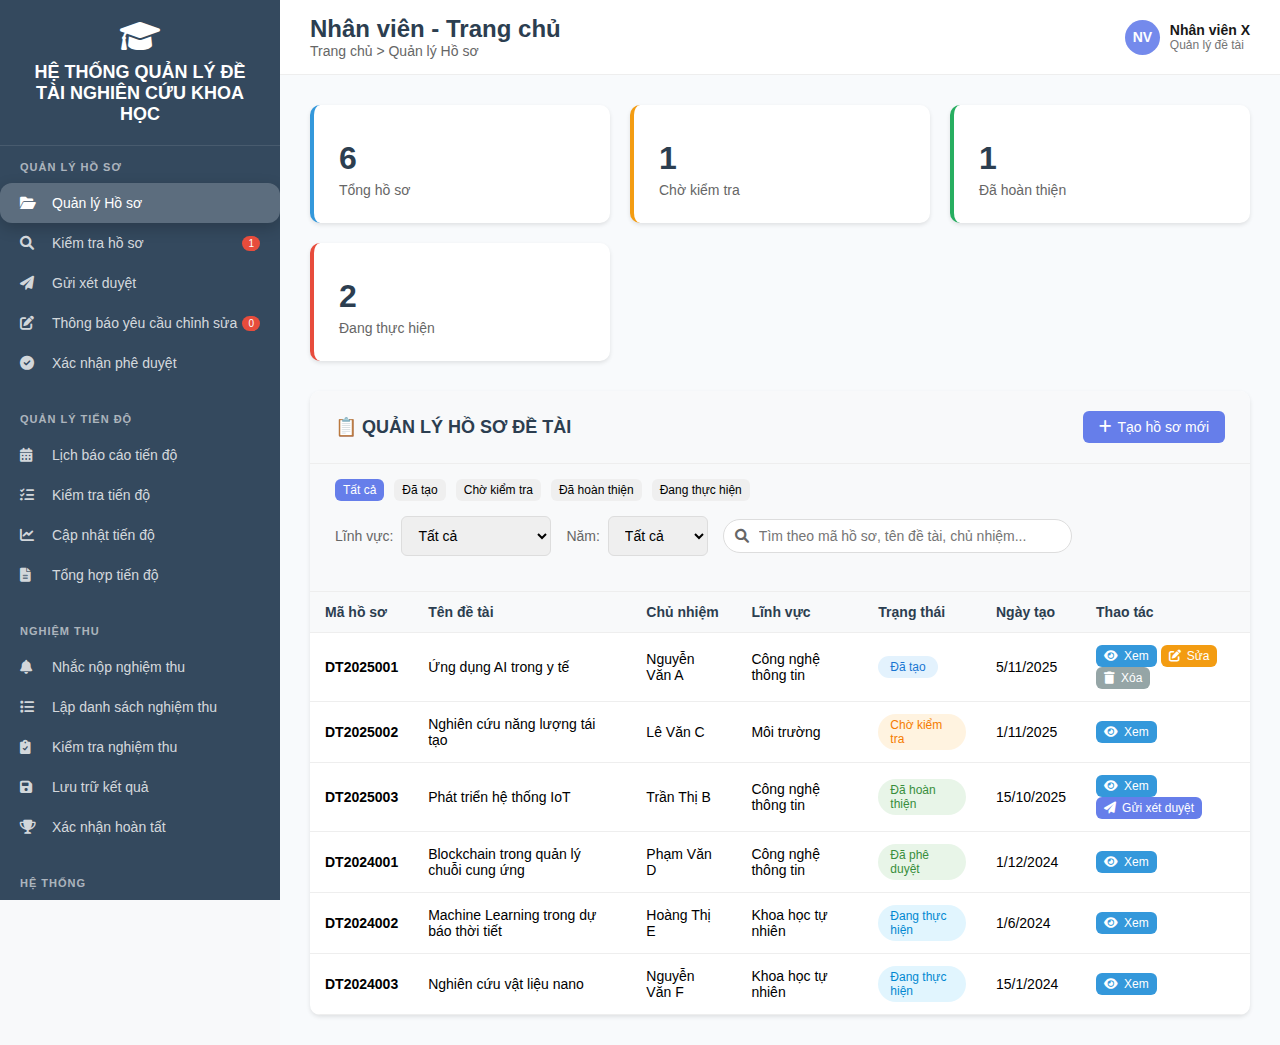
<file: docs/pages/nhanvien-dashboard.html>
<!DOCTYPE html>
<html lang="vi">
<head>
    <meta charset="UTF-8">
    <meta name="viewport" content="width=device-width, initial-scale=1.0">
    <title>Dashboard - Nhân viên</title>
    <link rel="stylesheet" href="../components/common-styles.css">
    <link rel="stylesheet" href="../components/form-styles.css">
    <link rel="stylesheet" href="https://cdnjs.cloudflare.com/ajax/libs/font-awesome/6.0.0/css/all.min.css">
    <style>
        * {
            font-family: 'Inter', 'Segoe UI', Tahoma, Geneva, Verdana, sans-serif;
        }
        
        /* Basic Layout */
        body {
            margin: 0;
            padding: 0;
            background: #f8f9fa;
            font-size: 14px;
        }
        
        .container {
            display: flex;
            min-height: 100vh;
        }
        
        /* Sidebar */
        .sidebar {
            width: 280px;
            background: #34495e;
            color: white;
            position: fixed;
            height: 100vh;
            overflow-y: auto;
        }
        
        .sidebar-brand {
            padding: 20px;
            border-bottom: 1px solid rgba(255,255,255,0.1);
            text-align: center;
        }
        
        .sidebar h3 {
            margin: 0;
            color: white;
            font-size: 18px;
        }
        
        .nav-section {
            padding: 15px 0;
        }
        
        .nav-section-title {
            color: rgba(255,255,255,0.6);
            font-size: 11px;
            font-weight: 600;
            text-transform: uppercase;
            padding: 0 20px 10px;
            letter-spacing: 1px;
        }
        
        .nav-link {
            display: flex;
            align-items: center;
            padding: 12px 20px;
            color: rgba(255,255,255,0.8);
            text-decoration: none;
            transition: all 0.3s;
        }
        
        .nav-link:hover {
            background: rgba(255,255,255,0.1);
            color: white;
        }
        
        .nav-link.active {
            background: rgba(255,255,255,0.2);
            color: white;
        }
        
        .nav-link i {
            width: 20px;
            margin-right: 12px;
        }
        
        .nav-badge {
            background: #e74c3c;
            color: white;
            font-size: 10px;
            padding: 2px 6px;
            border-radius: 10px;
            margin-left: auto;
        }
        
        /* Main Content */
        .main-content {
            margin-left: 280px;
            flex: 1;
            min-height: 100vh;
        }
        
        /* Header */
        .header {
            background: white;
            padding: 15px 30px;
            border-bottom: 1px solid #eee;
            display: flex;
            justify-content: space-between;
            align-items: center;
        }
        
        .header h1 {
            margin: 0;
            color: #2c3e50;
            font-size: 24px;
        }
        
        .breadcrumb {
            color: #666;
            font-size: 14px;
        }
        
        .user-info {
            display: flex;
            align-items: center;
            gap: 10px;
        }
        
        .user-avatar {
            width: 35px;
            height: 35px;
            background: #667eea;
            border-radius: 50%;
            display: flex;
            align-items: center;
            justify-content: center;
            color: white;
            font-weight: 600;
        }
        
        /* Content */
        .content {
            padding: 30px;
        }
        
        .content-section {
            display: none;
        }
        
        .content-section.active {
            display: block;
        }
        
        /* Stats Cards */
        .stats-grid {
            display: grid;
            grid-template-columns: repeat(auto-fit, minmax(250px, 1fr));
            gap: 20px;
            margin-bottom: 30px;
        }
        
        .stat-card {
            background: white;
            padding: 25px;
            border-radius: 10px;
            box-shadow: 0 2px 4px rgba(0,0,0,0.1);
            border-left: 4px solid var(--card-color);
        }
        
        .stat-card:nth-child(1) { --card-color: #3498db; }
        .stat-card:nth-child(2) { --card-color: #f39c12; }
        .stat-card:nth-child(3) { --card-color: #27ae60; }
        .stat-card:nth-child(4) { --card-color: #e74c3c; }
        
        .stat-number {
            font-size: 32px;
            font-weight: 700;
            color: #2c3e50;
            margin-bottom: 5px;
        }
        
        .stat-label {
            color: #666;
            font-size: 14px;
        }
        
        /* Table */
        .table-container {
            background: white;
            border-radius: 10px;
            box-shadow: 0 2px 4px rgba(0,0,0,0.1);
            overflow: hidden;
        }
        
        .table-header {
            padding: 20px 25px;
            background: #f8f9fa;
            border-bottom: 1px solid #eee;
            display: flex;
            justify-content: space-between;
            align-items: center;
        }
        
        .table-title {
            font-size: 18px;
            font-weight: 600;
            color: #2c3e50;
            margin: 0;
        }
        
        .btn {
            padding: 8px 16px;
            border: none;
            border-radius: 6px;
            cursor: pointer;
            font-size: 14px;
            text-decoration: none;
            display: inline-flex;
            align-items: center;
            gap: 6px;
            transition: all 0.3s;
        }
        
        .btn-primary {
            background: #667eea;
            color: white;
        }
        
        .btn-primary:hover {
            background: #5a6fd8;
        }
        
        .btn-success {
            background: #27ae60;
            color: white;
        }
        
        .btn-warning {
            background: #f39c12;
            color: white;
        }
        
        .btn-info {
            background: #3498db;
            color: white;
        }
        
        .btn-secondary {
            background: #95a5a6;
            color: white;
        }
        
        .btn-sm {
            padding: 4px 8px;
            font-size: 12px;
        }
        
        table {
            width: 100%;
            border-collapse: collapse;
        }
        
        th, td {
            padding: 12px 15px;
            text-align: left;
            border-bottom: 1px solid #eee;
        }
        
        th {
            background: #f8f9fa;
            font-weight: 600;
            color: #2c3e50;
        }
        
        tbody tr:hover {
            background: #f8f9fa;
        }
        
        /* Status */
        .status {
            display: inline-block;
            padding: 4px 12px;
            border-radius: 20px;
            font-size: 12px;
            font-weight: 500;
        }
        
        .status-da-tao {
            background: #e3f2fd;
            color: #1976d2;
        }
        
        .status-cho-kiem-tra {
            background: #fff3e0;
            color: #f57c00;
        }
        
        .status-da-hoan-thien {
            background: #e8f5e8;
            color: #388e3c;
        }
        
        .status-can-bo-sung {
            background: #ffebee;
            color: #d32f2f;
        }
        
        .status-cho-xet-duyet {
            background: #f3e5f5;
            color: #7b1fa2;
        }
        
        .status-da-phe-duyet {
            background: #e8f5e8;
            color: #388e3c;
        }
        
        .status-dang-thuc-hien {
            background: #e1f5fe;
            color: #0288d1;
        }
        
        /* Modal */
        .modal {
            display: none;
            position: fixed;
            z-index: 1000;
            left: 0;
            top: 0;
            width: 100%;
            height: 100%;
            background: rgba(0,0,0,0.5);
        }
        
        .modal-content {
            background: white;
            margin: 5% auto;
            border-radius: 10px;
            width: 80%;
            max-width: 800px;
            max-height: 80vh;
            overflow: hidden;
        }
        
        .modal-header {
            background: #667eea;
            color: white;
            padding: 20px 25px;
            display: flex;
            justify-content: space-between;
            align-items: center;
        }
        
        .modal-title {
            margin: 0;
            font-size: 18px;
        }
        
        .close {
            background: transparent;
            border: none;
            color: white;
            font-size: 24px;
            cursor: pointer;
        }
        
        .modal-body {
            padding: 25px;
            max-height: 60vh;
            overflow-y: auto;
        }
        
        /* Form */
        .form-group {
            margin-bottom: 20px;
        }
        
        .form-label {
            display: block;
            margin-bottom: 5px;
            font-weight: 500;
            color: #2c3e50;
        }
        
        .form-input, .form-select, .form-textarea {
            width: 100%;
            padding: 10px 12px;
            border: 1px solid #ddd;
            border-radius: 6px;
            font-size: 14px;
            transition: border-color 0.3s;
        }
        
        .form-input:focus, .form-select:focus, .form-textarea:focus {
            outline: none;
            border-color: #667eea;
        }
        
        .form-textarea {
            resize: vertical;
            min-height: 100px;
        }
        
        .required {
            color: #e74c3c;
        }
        
        .form-help {
            font-size: 12px;
            color: #666;
            margin-top: 5px;
        }
        
        /* Filters */
        .filters {
            display: flex;
            gap: 15px;
            align-items: center;
            margin-bottom: 20px;
            flex-wrap: wrap;
        }
        
        .filter-group {
            display: flex;
            align-items: center;
            gap: 8px;
        }
        
        .filter-label {
            font-size: 14px;
            color: #666;
            white-space: nowrap;
        }
        
        .search-box {
            position: relative;
            flex: 1;
            max-width: 300px;
        }
        
        .search-input {
            width: 100%;
            padding: 8px 12px 8px 35px;
            border: 1px solid #ddd;
            border-radius: 20px;
            font-size: 14px;
        }
        
        .search-icon {
            position: absolute;
            left: 12px;
            top: 50%;
            transform: translateY(-50%);
            color: #666;
        }
        
        /* Notification */
        .notification {
            position: fixed;
            top: 20px;
            right: 20px;
            padding: 15px 20px;
            border-radius: 6px;
            color: white;
            font-weight: 500;
            z-index: 2000;
            animation: slideIn 0.3s ease;
        }
        
        .notification.success {
            background: #27ae60;
        }
        
        .notification.error {
            background: #e74c3c;
        }
        
        .notification.info {
            background: #3498db;
        }
        
        @keyframes slideIn {
            from { transform: translateX(100%); opacity: 0; }
            to { transform: translateX(0); opacity: 1; }
        }
    </style>
</head>
<body>
    <div class="container">
        <!-- Sidebar -->
        <aside class="sidebar">
            <div class="sidebar-brand">
                <i class="fas fa-graduation-cap" style="font-size: 32px; margin-bottom: 10px;"></i>
                <h3>HỆ THỐNG QUẢN LÝ ĐỀ TÀI NGHIÊN CỨU KHOA HỌC</h3>
            </div>
            
            <nav class="nav-section">
                <div class="nav-section-title">QUẢN LÝ HỒ SƠ</div>
                <a href="#quan-ly-hoso" class="nav-link active" onclick="showSection('quan-ly-hoso')">
                    <i class="fas fa-folder-open"></i>
                    <span>Quản lý Hồ sơ</span>
                </a>
                <a href="#kiem-tra-hoso" class="nav-link" onclick="showSection('kiem-tra-hoso')">
                    <i class="fas fa-search"></i>
                    <span>Kiểm tra hồ sơ</span>
                    <span class="nav-badge" id="choKiemTraBadge">0</span>
                </a>
                <a href="#gui-xet-duyet" class="nav-link" onclick="showSection('gui-xet-duyet')">
                    <i class="fas fa-paper-plane"></i>
                    <span>Gửi xét duyệt</span>
                </a>
                <a href="#thong-bao-yeu-cau-chinh-sua" class="nav-link" onclick="showSection('thong-bao-yeu-cau-chinh-sua')">
                    <i class="fas fa-edit"></i>
                    <span>Thông báo yêu cầu chỉnh sửa</span>
                    <span class="nav-badge" id="choChinhSuaBadge">0</span>
                </a>
                <a href="#xac-nhan-phe-duyet" class="nav-link" onclick="showSection('xac-nhan-phe-duyet')">
                    <i class="fas fa-check-circle"></i>
                    <span>Xác nhận phê duyệt</span>
                </a>
            </nav>
            
            <nav class="nav-section">
                <div class="nav-section-title">QUẢN LÝ TIẾN ĐỘ</div>
                <a href="#lich-bao-cao" class="nav-link" onclick="showSection('lich-bao-cao')">
                    <i class="fas fa-calendar-alt"></i>
                    <span>Lịch báo cáo tiến độ</span>
                </a>
                <a href="#kiem-tra-tien-do" class="nav-link" onclick="showSection('kiem-tra-tien-do')">
                    <i class="fas fa-tasks"></i>
                    <span>Kiểm tra tiến độ</span>
                </a>
                <a href="#cap-nhat-tien-do" class="nav-link" onclick="showSection('cap-nhat-tien-do')">
                    <i class="fas fa-chart-line"></i>
                    <span>Cập nhật tiến độ</span>
                </a>
                <a href="#tong-hop-tien-do" class="nav-link" onclick="showSection('tong-hop-tien-do')">
                    <i class="fas fa-file-alt"></i>
                    <span>Tổng hợp tiến độ</span>
                </a>
            </nav>
            
            <nav class="nav-section">
                <div class="nav-section-title">NGHIỆM THU</div>
                <a href="#nhac-nop-nghiem-thu" class="nav-link" onclick="showSection('nhac-nop-nghiem-thu')">
                    <i class="fas fa-bell"></i>
                    <span>Nhắc nộp nghiệm thu</span>
                </a>
                <a href="#lap-danh-sach-nghiem-thu" class="nav-link" onclick="showSection('lap-danh-sach-nghiem-thu')">
                    <i class="fas fa-list"></i>
                    <span>Lập danh sách nghiệm thu</span>
                </a>
                <a href="#kiem-tra-nghiem-thu" class="nav-link" onclick="showSection('kiem-tra-nghiem-thu')">
                    <i class="fas fa-clipboard-check"></i>
                    <span>Kiểm tra nghiệm thu</span>
                </a>
                <a href="#luu-tru-ket-qua" class="nav-link" onclick="showSection('luu-tru-ket-qua')">
                    <i class="fas fa-save"></i>
                    <span>Lưu trữ kết quả</span>
                </a>
                <a href="#xac-nhan-hoan-tat" class="nav-link" onclick="showSection('xac-nhan-hoan-tat')">
                    <i class="fas fa-trophy"></i>
                    <span>Xác nhận hoàn tất</span>
                </a>
            </nav>
            
            <nav class="nav-section">
                <div class="nav-section-title">HỆ THỐNG</div>
                <a href="../index.html" class="nav-link">
                    <i class="fas fa-sign-out-alt"></i>
                    <span>Đăng xuất</span>
                </a>
            </nav>
        </aside>

        <!-- Main Content -->
        <main class="main-content">
            <!-- Header -->
            <header class="header">
                <div>
                    <h1>Nhân viên - Trang chủ</h1>
                    <div class="breadcrumb">
                        <span>Trang chủ > <span id="currentPage">Quản lý Hồ sơ</span></span>
                    </div>
                </div>
                <div class="user-info">
                    <div class="user-avatar">NV</div>
                    <div>
                        <div style="font-weight: 600;">Nhân viên X</div>
                        <div style="font-size: 12px; color: #666;">Quản lý đề tài</div>
                    </div>
                </div>
            </header>

            <!-- Content -->
            <div class="content">
                <!-- UC 1.1: Quản lý Hồ sơ -->
                <section id="quan-ly-hoso" class="content-section active">
                    <!-- Thống kê nhanh -->
                    <div class="stats-grid">
                        <div class="stat-card">
                            <div class="stat-number" id="totalHoSo">0</div>
                            <div class="stat-label">Tổng hồ sơ</div>
                        </div>
                        <div class="stat-card">
                            <div class="stat-number" id="choKiemTra">0</div>
                            <div class="stat-label">Chờ kiểm tra</div>
                        </div>
                        <div class="stat-card">
                            <div class="stat-number" id="daHoanThien">0</div>
                            <div class="stat-label">Đã hoàn thiện</div>
                        </div>
                        <div class="stat-card">
                            <div class="stat-number" id="dangThucHien">0</div>
                            <div class="stat-label">Đang thực hiện</div>
                        </div>
                    </div>

                    <div class="table-container">
                        <div class="table-header">
                            <h2 class="table-title">📋 QUẢN LÝ HỒ SƠ ĐỀ TÀI</h2>
                            <button class="btn btn-primary" onclick="showCreateForm()">
                                <i class="fas fa-plus"></i> Tạo hồ sơ mới
                            </button>
                        </div>
                        
                        <!-- Tabs -->
                        <div style="padding: 15px 25px; background: #f8f9fa; border-bottom: 1px solid #eee;">
                            <div style="display: flex; gap: 10px; margin-bottom: 15px;">
                                <button class="btn btn-sm" id="tabAll" onclick="filterByStatus('')">Tất cả</button>
                                <button class="btn btn-sm" id="tabDaTao" onclick="filterByStatus('da-tao')">Đã tạo</button>
                                <button class="btn btn-sm" id="tabChoKiemTra" onclick="filterByStatus('cho-kiem-tra')">Chờ kiểm tra</button>
                                <button class="btn btn-sm" id="tabDaHoanThien" onclick="filterByStatus('da-hoan-thien')">Đã hoàn thiện</button>
                                <button class="btn btn-sm" id="tabDangThucHien" onclick="filterByStatus('dang-thuc-hien')">Đang thực hiện</button>
                            </div>
                            
                            <!-- Bộ lọc và tìm kiếm -->
                            <div class="filters">
                                <div class="filter-group">
                                    <span class="filter-label">Lĩnh vực:</span>
                                    <select id="linhVucFilter" class="form-select" style="width: 150px;" onchange="applyFilters()">
                                        <option value="">Tất cả</option>
                                    </select>
                                </div>
                                <div class="filter-group">
                                    <span class="filter-label">Năm:</span>
                                    <select id="namFilter" class="form-select" style="width: 100px;" onchange="applyFilters()">
                                        <option value="">Tất cả</option>
                                        <option value="2025">2025</option>
                                        <option value="2024">2024</option>
                                    </select>
                                </div>
                                <div class="search-box">
                                    <i class="fas fa-search search-icon"></i>
                                    <input type="text" class="search-input" placeholder="Tìm theo mã hồ sơ, tên đề tài, chủ nhiệm..." onkeyup="applyFilters()">
                                </div>
                            </div>
                        </div>
                        
                        <table>
                            <thead>
                                <tr>
                                    <th>Mã hồ sơ</th>
                                    <th>Tên đề tài</th>
                                    <th>Chủ nhiệm</th>
                                    <th>Lĩnh vực</th>
                                    <th>Trạng thái</th>
                                    <th>Ngày tạo</th>
                                    <th>Thao tác</th>
                                </tr>
                            </thead>
                            <tbody id="hoSoTable">
                                <!-- Data will be loaded here -->
                            </tbody>
                        </table>
                    </div>
                </section>

                <!-- UC 1.4: Kiểm tra hồ sơ đề tài -->
                <section id="kiem-tra-hoso" class="content-section">
                    <div class="table-container">
                        <div class="table-header">
                            <h2 class="table-title">🔍 KIỂM TRA HỒ SƠ ĐỀ TÀI</h2>
                        </div>
                        
                        <table>
                            <thead>
                                <tr>
                                    <th>Mã hồ sơ</th>
                                    <th>Tên đề tài</th>
                                    <th>Người đề xuất</th>
                                    <th>Ngày nộp</th>
                                    <th>Thao tác</th>
                                </tr>
                            </thead>
                            <tbody id="kiemTraTable">
                                <!-- Data will be loaded here -->
                            </tbody>
                        </table>
                    </div>
                </section>

                <!-- UC 1.5: Gửi xét duyệt -->
                <section id="gui-xet-duyet" class="content-section">
                    <div class="table-container">
                        <div class="table-header">
                            <h2 class="table-title">📤 GỬI XÉT DUYỆT</h2>
                        </div>
                        
                        <table>
                            <thead>
                                <tr>
                                    <th>Mã hồ sơ</th>
                                    <th>Tên đề tài</th>
                                    <th>Người đề xuất</th>
                                    <th>Lĩnh vực</th>
                                    <th>Thao tác</th>
                                </tr>
                            </thead>
                            <tbody id="guiXetDuyetTable">
                                <!-- Data will be loaded here -->
                            </tbody>
                        </table>
                    </div>
                </section>

                <!-- UC 1.7: Thông báo yêu cầu chỉnh sửa -->
                <section id="thong-bao-yeu-cau-chinh-sua" class="content-section">
                    <div class="table-container">
                        <div class="table-header">
                            <h2 class="table-title">✏️ THÔNG BÁO YÊU CẦU CHỈNH SỬA</h2>
                            <p class="table-desc">Gửi thông báo yêu cầu chỉnh sửa hồ sơ đến chủ nhiệm đề tài</p>
                        </div>
                        
                        <table>
                            <thead>
                                <tr>
                                    <th>Mã hồ sơ</th>
                                    <th>Tên đề tài</th>
                                    <th>Chủ nhiệm</th>
                                    <th>Ngày nộp</th>
                                    <th>Trạng thái</th>
                                    <th>Thao tác</th>
                                </tr>
                            </thead>
                            <tbody id="chinhSuaTable">
                                <!-- Data will be loaded here -->
                            </tbody>
                        </table>
                    </div>
                </section>

                <!-- UC 1.2: Xác nhận phê duyệt và triển khai -->
                <section id="xac-nhan-phe-duyet" class="content-section">
                    <div class="table-container">
                        <div class="table-header">
                            <h2 class="table-title">XÁC NHẬN PHÊ DUYỆT VÀ TRIỂN KHAI</h2>
                        </div>
                        
                        <table>
                            <thead>
                                <tr>
                                    <th>Mã hồ sơ</th>
                                    <th>Tên đề tài</th>
                                    <th>Người đề xuất</th>
                                    <th>Lĩnh vực</th>
                                    <th>Thao tác</th>
                                </tr>
                            </thead>
                            <tbody id="pheDuyetTable">
                                <!-- Data will be loaded here -->
                            </tbody>
                        </table>
                    </div>
                </section>

                <!-- UC 1.9: Lịch báo cáo tiến độ -->
                <section id="lich-bao-cao" class="content-section">
                    <div class="table-container">
                        <div class="table-header">
                            <h2 class="table-title">📅 LỊCH BÁO CÁO TIẾN ĐỘ</h2>
                        </div>
                        
                        <!-- Tổng quan -->
                        <div style="padding: 20px 25px; background: #f8f9fa; border-bottom: 1px solid #eee;">
                            <h4 style="margin: 0 0 15px;">📊 Tổng quan:</h4>
                            <div style="display: flex; gap: 20px;">
                                <div>🔴 <span id="canBaoCao3Ngay">0</span> đề tài cần báo cáo trong 3 ngày</div>
                                <div>🟡 <span id="canBaoCao7Ngay">0</span> đề tài cần báo cáo trong 7 ngày</div>
                                <div>🟢 <span id="dangThucHienBinhThuong">0</span> đề tài đang thực hiện bình thường</div>
                            </div>
                        </div>
                        
                        <table>
                            <thead>
                                <tr>
                                    <th>Mã đề tài</th>
                                    <th>Tên đề tài</th>
                                    <th>Chủ nhiệm</th>
                                    <th>Hạn báo cáo</th>
                                    <th>Kỳ báo cáo</th>
                                    <th>Trạng thái</th>
                                    <th>Thao tác</th>
                                </tr>
                            </thead>
                            <tbody id="lichBaoCaoTable">
                                <!-- Data will be loaded here -->
                            </tbody>
                        </table>
                    </div>
                </section>

                <!-- UC 1.11: Kiểm tra tiến độ -->
                <section id="kiem-tra-tien-do" class="content-section">
                    <div class="table-container">
                        <div class="table-header">
                            <h2 class="table-title">📋 KIỂM TRA HỒ SƠ TIẾN ĐỘ</h2>
                        </div>
                        
                        <table>
                            <thead>
                                <tr>
                                    <th>Mã đề tài</th>
                                    <th>Tên đề tài</th>
                                    <th>Chủ nhiệm</th>
                                    <th>Kỳ báo cáo</th>
                                    <th>Ngày nộp</th>
                                    <th>Thao tác</th>
                                </tr>
                            </thead>
                            <tbody id="kiemTraTienDoTable">
                                <!-- Data will be loaded here -->
                            </tbody>
                        </table>
                    </div>
                </section>

                <!-- UC 1.12: Cập nhật tiến độ định kỳ -->
                <section id="cap-nhat-tien-do" class="content-section">
                    <div class="table-container">
                        <div class="table-header">
                            <h2 class="table-title">📈 CẬP NHẬT TIẾN ĐỘ ĐỊNH KỲ</h2>
                        </div>
                        
                        <table>
                            <thead>
                                <tr>
                                    <th>Mã đề tài</th>
                                    <th>Tên đề tài</th>
                                    <th>Chủ nhiệm</th>
                                    <th>Kỳ báo cáo</th>
                                    <th>Tiến độ</th>
                                    <th>Thao tác</th>
                                </tr>
                            </thead>
                            <tbody id="capNhatTienDoTable">
                                <!-- Data will be loaded here -->
                            </tbody>
                        </table>
                    </div>
                </section>

                <!-- UC 1.13: Tổng hợp tiến độ các đề tài -->
                <section id="tong-hop-tien-do" class="content-section">
                    <div class="table-container">
                        <div class="table-header">
                            <h2 class="table-title">📊 TỔNG HỢP TIẾN ĐỘ CÁC ĐỀ TÀI</h2>
                            <button class="btn btn-primary" onclick="taoTongHopTienDo()">
                                <i class="fas fa-plus"></i> Tạo bảng tổng hợp
                            </button>
                        </div>
                        
                        <div style="padding: 20px 25px;">
                            <div class="form-group">
                                <label class="form-label">Chọn đề tài cần tổng hợp:</label>
                                <div id="danhSachDeTaiTongHop">
                                    <!-- Checkbox list will be loaded here -->
                                </div>
                            </div>
                        </div>
                    </div>
                </section>

                <!-- UC 1.14: Nhắc nộp hồ sơ nghiệm thu -->
                <section id="nhac-nop-nghiem-thu" class="content-section">
                    <div class="table-container">
                        <div class="table-header">
                            <h2 class="table-title">🔔 NHẮC NỘP HỒ SƠ NGHIỆM THU</h2>
                        </div>
                        
                        <table>
                            <thead>
                                <tr>
                                    <th>Mã đề tài</th>
                                    <th>Tên đề tài</th>
                                    <th>Chủ nhiệm</th>
                                    <th>Hạn nộp</th>
                                    <th>Tình trạng</th>
                                    <th>Thao tác</th>
                                </tr>
                            </thead>
                            <tbody id="nhacNopTable">
                                <!-- Data will be loaded here -->
                            </tbody>
                        </table>
                    </div>
                </section>

                <!-- UC 1.16: Lập danh sách đề tài cần nghiệm thu -->
                <section id="lap-danh-sach-nghiem-thu" class="content-section">
                    <div class="table-container">
                        <div class="table-header">
                            <h2 class="table-title">📋 LẬP DANH SÁCH ĐỀ TÀI CẦN NGHIỆM THU</h2>
                            <button class="btn btn-primary" onclick="lapDanhSachNghiemThu()">
                                <i class="fas fa-list"></i> Lập danh sách
                            </button>
                        </div>
                        
                        <div style="padding: 20px 25px;">
                            <div class="form-group">
                                <label class="form-label">Chọn đề tài sẵn sàng nghiệm thu:</label>
                                <div id="danhSachDeTaiNghiemThu">
                                    <!-- Checkbox list will be loaded here -->
                                </div>
                            </div>
                        </div>
                    </div>
                </section>

                <!-- UC 1.19: Kiểm tra hồ sơ nghiệm thu -->
                <section id="kiem-tra-nghiem-thu" class="content-section">
                    <div class="table-container">
                        <div class="table-header">
                            <h2 class="table-title">🔍 KIỂM TRA HỒ SƠ NGHIỆM THU</h2>
                        </div>
                        
                        <table>
                            <thead>
                                <tr>
                                    <th>Mã đề tài</th>
                                    <th>Tên đề tài</th>
                                    <th>Chủ nhiệm</th>
                                    <th>Ngày nộp</th>
                                    <th>Tình trạng</th>
                                    <th>Thao tác</th>
                                </tr>
                            </thead>
                            <tbody id="kiemTraNghiemThuTable">
                                <!-- Data will be loaded here -->
                            </tbody>
                        </table>
                    </div>
                </section>

                <!-- UC 1.18: Lưu trữ biên bản, bảng điểm và kết quả -->
                <section id="luu-tru-ket-qua" class="content-section">
                    <div class="table-container">
                        <div class="table-header">
                            <h2 class="table-title">💾 LƯU TRỮ BIÊN BẢN, BẢNG ĐIỂM VÀ KẾT QUẢ</h2>
                        </div>
                        
                        <table>
                            <thead>
                                <tr>
                                    <th>Mã đề tài</th>
                                    <th>Tên đề tài</th>
                                    <th>Chủ nhiệm</th>
                                    <th>Kết quả</th>
                                    <th>Ngày nghiệm thu</th>
                                    <th>Thao tác</th>
                                </tr>
                            </thead>
                            <tbody id="luuTruTable">
                                <!-- Data will be loaded here -->
                            </tbody>
                        </table>
                    </div>
                </section>

                <!-- UC 1.20: Xác nhận hoàn tất đề tài -->
                <section id="xac-nhan-hoan-tat" class="content-section">
                    <div class="table-container">
                        <div class="table-header">
                            <h2 class="table-title">🏆 XÁC NHẬN HOÀN TẤT ĐỀ TÀI</h2>
                        </div>
                        
                        <table>
                            <thead>
                                <tr>
                                    <th>Mã đề tài</th>
                                    <th>Tên đề tài</th>
                                    <th>Chủ nhiệm</th>
                                    <th>Kết quả xếp loại</th>
                                    <th>Điểm</th>
                                    <th>Thao tác</th>
                                </tr>
                            </thead>
                            <tbody id="hoanTatTable">
                                <!-- Data will be loaded here -->
                            </tbody>
                        </table>
                    </div>
                </section>
            </div>
        </main>
    </div>

    <!-- Modal cho tạo hồ sơ -->
    <div id="createModal" class="modal">
        <div class="modal-content">
            <div class="modal-header">
                <h3 class="modal-title">➕ TẠO HỒ SƠ SƠ BỘ</h3>
                <button class="close" onclick="hideModal('createModal')">&times;</button>
            </div>
            <div class="modal-body">
                <form id="createForm">
                    <div class="form-group">
                        <label class="form-label">Tên đề tài: <span class="required">*</span></label>
                        <input type="text" id="tenDeTai" class="form-input" placeholder="Nhập tên đề tài..." required>
                        <div class="form-help">💡 Gợi ý: Tên đề tài nên ngắn gọn, rõ ràng (50-200 ký tự)</div>
                    </div>
                    
                    <div class="form-group">
                        <label class="form-label">Người đề xuất: <span class="required">*</span></label>
                        <input type="text" id="nguoiDeXuat" class="form-input" placeholder="Tìm kiếm giảng viên/sinh viên..." required>
                    </div>
                    
                    <div class="form-group">
                        <label class="form-label">Lĩnh vực nghiên cứu: <span class="required">*</span></label>
                        <select id="linhVuc" class="form-select" required>
                            <option value="">Chọn lĩnh vực...</option>
                            <option value="Công nghệ thông tin">Công nghệ thông tin</option>
                            <option value="Khoa học tự nhiên">Khoa học tự nhiên</option>
                            <option value="Khoa học xã hội">Khoa học xã hội</option>
                            <option value="Y học">Y học</option>
                            <option value="Nông nghiệp">Nông nghiệp</option>
                            <option value="Môi trường">Môi trường</option>
                        </select>
                    </div>
                    
                    <div style="display: flex; gap: 15px;">
                        <div class="form-group" style="flex: 1;">
                            <label class="form-label">Ngày bắt đầu: <span class="required">*</span></label>
                            <input type="date" id="ngayBatDau" class="form-input" required>
                        </div>
                        <div class="form-group" style="flex: 1;">
                            <label class="form-label">Ngày kết thúc: <span class="required">*</span></label>
                            <input type="date" id="ngayKetThuc" class="form-input" required>
                        </div>
                    </div>
                    
                    <div class="form-group">
                        <label class="form-label">Kinh phí dự kiến (VNĐ):</label>
                        <input type="number" id="kinhPhi" class="form-input" placeholder="Nhập số tiền...">
                    </div>
                    
                    <div class="form-group">
                        <label class="form-label">Mô tả ngắn:</label>
                        <textarea id="moTa" class="form-textarea" rows="3" placeholder="Nhập mô tả ngắn về đề tài..."></textarea>
                    </div>
                    
                    <div style="text-align: right; margin-top: 20px;">
                        <button type="button" class="btn btn-secondary" onclick="hideModal('createModal')">Hủy</button>
                        <button type="button" class="btn btn-secondary" onclick="saveDraft()">Lưu nháp</button>
                        <button type="submit" class="btn btn-primary">Tạo</button>
                    </div>
                </form>
            </div>
        </div>
    </div>

    <!-- Modal cho kiểm tra hồ sơ -->
    <div id="kiemTraModal" class="modal">
        <div class="modal-content">
            <div class="modal-header">
                <h3 class="modal-title">🔍 KIỂM TRA HỒ SƠ ĐỀ TÀI</h3>
                <button class="close" onclick="hideModal('kiemTraModal')">&times;</button>
            </div>
            <div class="modal-body" id="kiemTraContent">
                <!-- Content will be loaded here -->
            </div>
        </div>
    </div>

    <!-- Modal cho UC 1.7: Thông báo yêu cầu chỉnh sửa -->
    <div id="thongBaoChinhSuaModal" class="modal">
        <div class="modal-content" style="max-width: 700px;">
            <div class="modal-header">
                <h3 class="modal-title">✏️ THÔNG BÁO YÊU CẦU CHỈNH SỬA</h3>
                <button class="close" onclick="hideModal('thongBaoChinhSuaModal')">&times;</button>
            </div>
            <div class="modal-body">
                <form id="thongBaoChinhSuaForm">
                    <div class="form-group">
                        <label class="form-label">Hồ sơ đề tài:</label>
                        <div id="thongTinDeTai" style="padding: 15px; background: #f8f9fa; border-radius: 8px; margin-bottom: 15px;">
                            <!-- Thông tin đề tài sẽ được load ở đây -->
                        </div>
                    </div>
                    
                    <div class="form-group">
                        <label class="form-label">Loại yêu cầu chỉnh sửa: <span class="required">*</span></label>
                        <select id="loaiChinhSua" class="form-select" required onchange="updateChinhSuaFields()">
                            <option value="">Chọn loại yêu cầu...</option>
                            <option value="thong-tin-co-ban">Thông tin cơ bản</option>
                            <option value="tai-lieu-dinh-kem">Tài liệu đính kèm</option>
                            <option value="noi-dung-nghien-cuu">Nội dung nghiên cứu</option>
                            <option value="kinh-phi">Kinh phí</option>
                            <option value="thoi-gian">Thời gian thực hiện</option>
                        </select>
                    </div>
                    
                    <div class="form-group">
                        <label class="form-label">Nội dung cần chỉnh sửa cụ thể: <span class="required">*</span></label>
                        <textarea id="noiDungChinhSua" class="form-textarea" rows="4" 
                            placeholder="Mô tả chi tiết những phần cần chỉnh sửa..." required></textarea>
                    </div>
                    
                    <div class="form-group">
                        <label class="form-label">Lý do yêu cầu chỉnh sửa: <span class="required">*</span></label>
                        <textarea id="lyDoChinhSua" class="form-textarea" rows="3" 
                            placeholder="Giải thích lý do tại sao cần chỉnh sửa..." required></textarea>
                    </div>
                    
                    <div class="form-group">
                        <label class="form-label">Hạn chót hoàn thành: <span class="required">*</span></label>
                        <input type="datetime-local" id="hanChotChinhSua" class="form-input" required>
                        <div class="form-help">💡 Gợi ý: Thông thường cho 7-14 ngày để chỉnh sửa</div>
                    </div>
                    
                    <div class="form-group">
                        <label class="form-label">Mức độ ưu tiên:</label>
                        <select id="mucDoUuTien" class="form-select">
                            <option value="binh-thuong">Bình thường</option>
                            <option value="cao">Cao</option>
                            <option value="khan-cap">Khẩn cấp</option>
                        </select>
                    </div>
                    
                    <div class="form-group">
                        <label class="form-label">Ghi chú thêm:</label>
                        <textarea id="ghiChuThem" class="form-textarea" rows="2" 
                            placeholder="Ghi chú bổ sung (nếu có)..."></textarea>
                    </div>
                    
                    <div style="text-align: right; margin-top: 20px;">
                        <button type="button" class="btn btn-secondary" onclick="hideModal('thongBaoChinhSuaModal')">Hủy</button>
                        <button type="submit" class="btn btn-primary">📧 Gửi thông báo</button>
                    </div>
                </form>
            </div>
        </div>
    </div>

    <!-- Modal khác sẽ được thêm tương tự -->

    <script src="../js/nhanvien.js"></script>
</body>
</html>
</file>
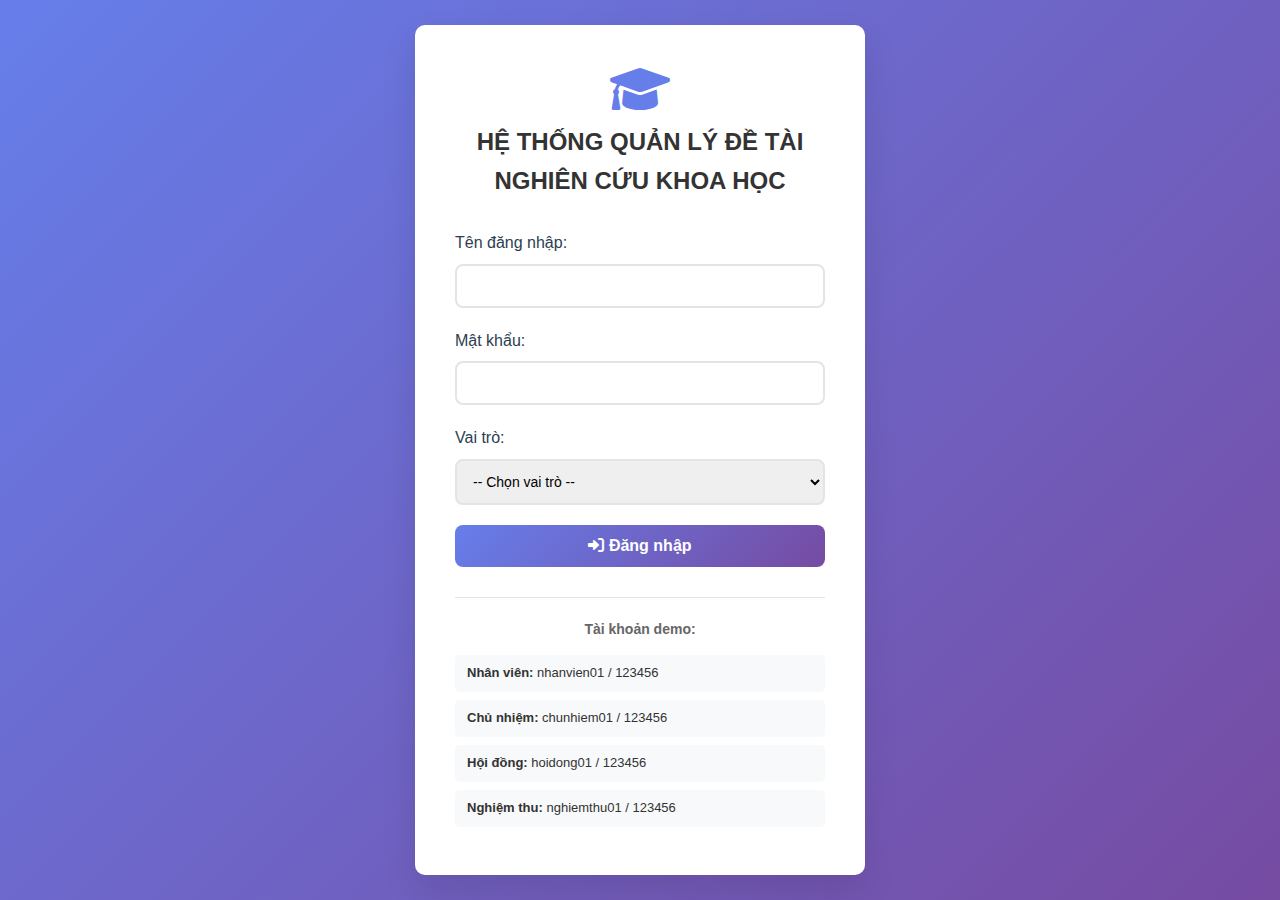
<file: website/pages/chunhiem-dashboard.html>
<!DOCTYPE html>
<html lang="vi">
<head>
    <meta charset="UTF-8">
    <meta name="viewport" content="width=device-width, initial-scale=1.0">
    <title>Dashboard - Chủ nhiệm đề tài</title>
    <link rel="stylesheet" href="../css/style.css">
    <link rel="stylesheet" href="../components/common-styles.css">
    <link rel="stylesheet" href="../components/form-styles.css">
    <link rel="stylesheet" href="https://cdnjs.cloudflare.com/ajax/libs/font-awesome/6.0.0/css/all.min.css">
    <style>
        /* Enhanced CSS for Project Leader Dashboard */
        .enhanced-dashboard {
            background: linear-gradient(135deg, #667eea 0%, #764ba2 100%);
            min-height: 100vh;
        }

        .enhanced-sidebar {
            background: linear-gradient(180deg, #2c3e50 0%, #34495e 100%);
            box-shadow: 2px 0 15px rgba(0,0,0,0.1);
            width: 280px;
        }

        .sidebar-header {
            background: linear-gradient(135deg, #667eea 0%, #764ba2 100%);
            color: white;
            padding: 25px 20px;
            text-align: center;
            border-radius: 0 0 20px 20px;
        }

        .sidebar-header h3 {
            margin: 0 0 10px;
            font-size: 18px;
            font-weight: 600;
        }

        .user-info {
            font-size: 14px;
            opacity: 0.9;
        }

        .nav-menu {
            padding: 20px 0;
            list-style: none;
            margin: 0;
        }

        .nav-item {
            margin: 5px 15px;
        }

        .nav-link {
            display: flex;
            align-items: center;
            padding: 15px 20px;
            color: #ecf0f1;
            text-decoration: none;
            border-radius: 12px;
            transition: all 0.3s ease;
            font-weight: 500;
        }

        .nav-link:hover {
            background: linear-gradient(135deg, #3b82f6 0%, #1d4ed8 100%);
            transform: translateX(5px);
            box-shadow: 0 5px 15px rgba(59, 130, 246, 0.3);
        }

        .nav-link.active {
            background: linear-gradient(135deg, #10b981 0%, #059669 100%);
            box-shadow: 0 5px 15px rgba(16, 185, 129, 0.3);
        }

        .nav-link i {
            margin-right: 12px;
            width: 20px;
        }

        .main-content {
            flex: 1;
            background: #f8fafc;
        }

        .top-bar {
            background: white;
            padding: 20px 30px;
            box-shadow: 0 2px 10px rgba(0,0,0,0.05);
            border-radius: 15px 15px 0 0;
            margin: 20px;
            margin-bottom: 0;
        }

        .enhanced-stats-grid {
            display: grid;
            grid-template-columns: repeat(auto-fit, minmax(250px, 1fr));
            gap: 20px;
            margin: 30px;
        }

        .enhanced-stat-card {
            background: linear-gradient(145deg, #ffffff 0%, #f8fafc 100%);
            border-radius: 15px;
            padding: 25px;
            box-shadow: 0 4px 15px rgba(0,0,0,0.08);
            border: 1px solid #e2e8f0;
            transition: all 0.3s ease;
            position: relative;
            overflow: hidden;
        }

        .enhanced-stat-card::before {
            content: '';
            position: absolute;
            top: 0;
            left: 0;
            right: 0;
            height: 4px;
            background: linear-gradient(90deg, #3b82f6, #10b981, #f59e0b, #ef4444);
        }

        .enhanced-stat-card:hover {
            transform: translateY(-5px);
            box-shadow: 0 8px 25px rgba(0,0,0,0.15);
        }

        .stat-header {
            display: flex;
            justify-content: space-between;
            align-items: center;
            margin-bottom: 15px;
        }

        .stat-icon {
            width: 50px;
            height: 50px;
            border-radius: 12px;
            display: flex;
            align-items: center;
            justify-content: center;
            font-size: 24px;
            color: white;
        }

        .stat-number {
            font-size: 32px;
            font-weight: 700;
            color: #1f2937;
            margin: 10px 0;
        }

        .stat-label {
            color: #6b7280;
            font-weight: 500;
            font-size: 14px;
        }

        .enhanced-btn {
            padding: 12px 24px;
            border: none;
            border-radius: 10px;
            font-weight: 600;
            font-size: 14px;
            cursor: pointer;
            transition: all 0.3s ease;
            display: inline-flex;
            align-items: center;
            gap: 8px;
        }

        .btn-primary {
            background: linear-gradient(135deg, #3b82f6 0%, #1d4ed8 100%);
            color: white;
        }

        .btn-secondary {
            background: linear-gradient(135deg, #6b7280 0%, #4b5563 100%);
            color: white;
        }

        .btn-success {
            background: linear-gradient(135deg, #10b981 0%, #059669 100%);
            color: white;
        }

        .btn-warning {
            background: linear-gradient(135deg, #f59e0b 0%, #d97706 100%);
            color: white;
        }

        .btn-danger {
            background: linear-gradient(135deg, #ef4444 0%, #dc2626 100%);
            color: white;
        }

        .enhanced-btn:hover {
            transform: translateY(-2px);
            box-shadow: 0 5px 15px rgba(0,0,0,0.2);
        }

        .status-badge {
            padding: 6px 12px;
            border-radius: 20px;
            font-size: 12px;
            font-weight: 600;
            display: inline-flex;
            align-items: center;
            gap: 5px;
        }

        .status-pending {
            background: #fef3c7;
            color: #d97706;
        }

        .status-approved {
            background: #d1fae5;
            color: #059669;
        }

        .status-in-progress {
            background: #dbeafe;
            color: #2563eb;
        }

        .status-completed {
            background: #dcfce7;
            color: #16a34a;
        }

        .status-revision {
            background: #fee2e2;
            color: #dc2626;
        }

        .form-grid {
            display: grid;
            gap: 20px;
        }

        .form-group {
            display: flex;
            flex-direction: column;
        }

        .form-group label {
            font-weight: 600;
            color: #374151;
            margin-bottom: 8px;
        }

        .form-group input,
        .form-group select,
        .form-group textarea {
            padding: 12px 16px;
            border: 2px solid #e5e7eb;
            border-radius: 8px;
            font-size: 14px;
            transition: border-color 0.3s ease;
        }

        .form-group input:focus,
        .form-group select:focus,
        .form-group textarea:focus {
            outline: none;
            border-color: #3b82f6;
            box-shadow: 0 0 0 3px rgba(59, 130, 246, 0.1);
        }

        .progress-container {
            display: flex;
            flex-direction: column;
            gap: 8px;
        }

        .progress-bar {
            width: 100%;
            height: 8px;
            background: #e5e7eb;
            border-radius: 4px;
            overflow: hidden;
        }

        .progress-fill {
            height: 100%;
            background: linear-gradient(90deg, #3b82f6, #10b981);
            transition: width 0.3s ease;
        }

        .modal {
            display: none;
            position: fixed;
            z-index: 1000;
            left: 0;
            top: 0;
            width: 100%;
            height: 100%;
            background: rgba(0,0,0,0.6);
            backdrop-filter: blur(5px);
        }

        .modal-content {
            background: white;
            margin: 2% auto;
            padding: 0;
            border-radius: 15px;
            width: 90%;
            max-width: 800px;
            max-height: 90vh;
            overflow-y: auto;
            box-shadow: 0 20px 60px rgba(0,0,0,0.3);
        }

        .modal-header {
            padding: 25px 30px;
            border-bottom: 1px solid #e5e7eb;
            background: linear-gradient(135deg, #667eea 0%, #764ba2 100%);
            color: white;
            border-radius: 15px 15px 0 0;
            display: flex;
            justify-content: space-between;
            align-items: center;
        }

        .modal-body {
            padding: 30px;
        }

        .close {
            color: white;
            float: right;
            font-size: 28px;
            font-weight: bold;
            cursor: pointer;
            line-height: 1;
        }

        .close:hover {
            opacity: 0.7;
        }

        .alert {
            padding: 15px 20px;
            border-radius: 10px;
            margin: 15px 0;
            display: flex;
            align-items: center;
            gap: 10px;
        }

        .alert.info {
            background: #dbeafe;
            border-left: 4px solid #3b82f6;
            color: #1e40af;
        }

        .alert.warning {
            background: #fef3c7;
            border-left: 4px solid #f59e0b;
            color: #92400e;
        }

        .alert.success {
            background: #d1fae5;
            border-left: 4px solid #10b981;
            color: #065f46;
        }

        .alert.error {
            background: #fee2e2;
            border-left: 4px solid #ef4444;
            color: #991b1b;
        }
    </style>
</head>
<body>
    <div class="enhanced-dashboard" style="display: flex;">
        <!-- Enhanced Sidebar -->
        <nav class="enhanced-sidebar">
            <div class="sidebar-header">
                <h3><i class="fas fa-user-tie"></i> Chủ nhiệm đề tài</h3>
                <div class="user-info" id="userInfo">
                    <i class="fas fa-circle" style="color: #10b981; font-size: 8px;"></i>
                    Đang tải...
                </div>
            </div>
            <ul class="nav-menu">
                <li class="nav-item">
                    <a href="#dashboard" class="nav-link active" onclick="showSection('dashboard')">
                        <i class="fas fa-tachometer-alt"></i> Tổng quan
                    </a>
                </li>
                <li class="nav-item">
                    <a href="#hoso" class="nav-link" onclick="showSection('hoso')">
                        <i class="fas fa-folder-open"></i> Hồ sơ của tôi
                    </a>
                </li>
                <li class="nav-item">
                    <a href="#tiendo" class="nav-link" onclick="showSection('tiendo')">
                        <i class="fas fa-chart-line"></i> Tiến độ đề tài
                    </a>
                </li>
                <li class="nav-item">
                    <a href="#nghiemthu" class="nav-link" onclick="showSection('nghiemthu')">
                        <i class="fas fa-clipboard-check"></i> Nghiệm thu
                    </a>
                </li>
                <li class="nav-item">
                    <a href="#baocao" class="nav-link" onclick="showSection('baocao')">
                        <i class="fas fa-chart-pie"></i> Báo cáo
                    </a>
                </li>
            </ul>
        </nav>

        <!-- Main Content -->
        <main class="main-content">
            <!-- Top Bar -->
            <div class="top-bar" style="display: flex; justify-content: space-between; align-items: center;">
                <div>
                    <h2 style="margin: 0; color: #1f2937;">Quản lý đề tài nghiên cứu</h2>
                    <p style="margin: 5px 0 0; color: #6b7280;">Hệ thống quản lý và theo dõi đề tài nghiên cứu khoa học</p>
                </div>
                <div style="display: flex; align-items: center; gap: 15px;">
                    <div style="text-align: right; font-size: 14px; color: #6b7280;">
                        <div>Hôm nay: <strong>07/11/2025</strong></div>
                        <div>Đề tài của tôi: <strong style="color: #3b82f6;" id="myProjectsCount">3</strong></div>
                    </div>
                    <button class="enhanced-btn btn-danger" onclick="logout()">
                        <i class="fas fa-sign-out-alt"></i> Đăng xuất
                    </button>
                </div>
            </div>

            <!-- Enhanced Dashboard Overview -->
            <section id="dashboard" class="content-section">
                <div class="enhanced-stats-grid">
                    <div class="enhanced-stat-card">
                        <div class="stat-header">
                            <div class="stat-icon" style="background: linear-gradient(135deg, #3b82f6 0%, #1d4ed8 100%);">
                                <i class="fas fa-file-alt"></i>
                            </div>
                        </div>
                        <div class="stat-number" id="totalDeTai">3</div>
                        <div class="stat-label">Tổng đề tài</div>
                    </div>
                    
                    <div class="enhanced-stat-card">
                        <div class="stat-header">
                            <div class="stat-icon" style="background: linear-gradient(135deg, #10b981 0%, #059669 100%);">
                                <i class="fas fa-play"></i>
                            </div>
                        </div>
                        <div class="stat-number" id="dangThucHien">2</div>
                        <div class="stat-label">Đang thực hiện</div>
                    </div>
                    
                    <div class="enhanced-stat-card">
                        <div class="stat-header">
                            <div class="stat-icon" style="background: linear-gradient(135deg, #f59e0b 0%, #d97706 100%);">
                                <i class="fas fa-clock"></i>
                            </div>
                        </div>
                        <div class="stat-number" id="choXuLy">1</div>
                        <div class="stat-label">Chờ xử lý</div>
                    </div>
                    
                    <div class="enhanced-stat-card">
                        <div class="stat-header">
                            <div class="stat-icon" style="background: linear-gradient(135deg, #ef4444 0%, #dc2626 100%);">
                                <i class="fas fa-check-circle"></i>
                            </div>
                        </div>
                        <div class="stat-number" id="hoanTat">0</div>
                        <div class="stat-label">Hoàn tất</div>
                    </div>
                </div>

                <!-- Recent Projects Table -->
                <div style="background: white; border-radius: 15px; padding: 25px; margin: 30px; box-shadow: 0 4px 15px rgba(0,0,0,0.08);">
                    <h3 style="margin-bottom: 20px; color: #1f2937;">Đề tài của tôi</h3>
                    
                    <div class="project-list" style="display: grid; gap: 15px;">
                        <div class="project-item" style="display: flex; justify-content: space-between; align-items: center; padding: 20px; background: #f9fafb; border-radius: 10px; border-left: 4px solid #3b82f6;">
                            <div>
                                <h4 style="margin: 0 0 8px; color: #1f2937; font-size: 16px;">Phát triển ứng dụng học tập thông minh</h4>
                                <div style="display: flex; gap: 20px; color: #6b7280; font-size: 14px;">
                                    <span><i class="fas fa-hashtag"></i> DT2025101</span>
                                    <span><i class="fas fa-layer-group"></i> Công nghệ thông tin</span>
                                    <span><i class="fas fa-calendar"></i> 15/10/2025</span>
                                </div>
                            </div>
                            <div style="display: flex; gap: 10px; align-items: center;">
                                <span class="status-badge status-in-progress">
                                    <i class="fas fa-play"></i> Đang thực hiện
                                </span>
                                <button class="enhanced-btn btn-primary" onclick="viewProjectDetails('DT2025101')">
                                    <i class="fas fa-eye"></i> Chi tiết
                                </button>
                            </div>
                        </div>
                        
                        <div class="project-item" style="display: flex; justify-content: space-between; align-items: center; padding: 20px; background: #f9fafb; border-radius: 10px; border-left: 4px solid #10b981;">
                            <div>
                                <h4 style="margin: 0 0 8px; color: #1f2937; font-size: 16px;">Nghiên cứu thuật toán tối ưu hóa</h4>
                                <div style="display: flex; gap: 20px; color: #6b7280; font-size: 14px;">
                                    <span><i class="fas fa-hashtag"></i> DT2025102</span>
                                    <span><i class="fas fa-layer-group"></i> Toán - Tin học</span>
                                    <span><i class="fas fa-calendar"></i> 20/10/2025</span>
                                </div>
                            </div>
                            <div style="display: flex; gap: 10px; align-items: center;">
                                <span class="status-badge status-in-progress">
                                    <i class="fas fa-play"></i> Đang thực hiện
                                </span>
                                <button class="enhanced-btn btn-primary" onclick="viewProjectDetails('DT2025102')">
                                    <i class="fas fa-eye"></i> Chi tiết
                                </button>
                            </div>
                        </div>
                        
                        <div class="project-item" style="display: flex; justify-content: space-between; align-items: center; padding: 20px; background: #f9fafb; border-radius: 10px; border-left: 4px solid #f59e0b;">
                            <div>
                                <h4 style="margin: 0 0 8px; color: #1f2937; font-size: 16px;">Ứng dụng IoT trong nông nghiệp</h4>
                                <div style="display: flex; gap: 20px; color: #6b7280; font-size: 14px;">
                                    <span><i class="fas fa-hashtag"></i> DT2025103</span>
                                    <span><i class="fas fa-layer-group"></i> Kỹ thuật</span>
                                    <span><i class="fas fa-calendar"></i> 25/10/2025</span>
                                </div>
                            </div>
                            <div style="display: flex; gap: 10px; align-items: center;">
                                <span class="status-badge status-pending">
                                    <i class="fas fa-clock"></i> Chờ phê duyệt
                                </span>
                                <button class="enhanced-btn btn-warning" onclick="editProject('DT2025103')">
                                    <i class="fas fa-edit"></i> Chỉnh sửa
                                </button>
                            </div>
                        </div>
                    </div>
                </div>
            </section>

            <!-- File Management Section -->
            <section id="hoso" class="content-section" style="display: none;">
                <div style="background: white; border-radius: 15px; padding: 30px; margin: 30px; box-shadow: 0 4px 15px rgba(0,0,0,0.08);">
                    <div style="display: flex; justify-content: space-between; align-items: center; margin-bottom: 25px;">
                        <h2 style="margin: 0; color: #1f2937;">Hồ sơ đề tài của tôi</h2>
                        <button class="enhanced-btn btn-success" onclick="createNewApplication()">
                            <i class="fas fa-plus"></i> Tạo hồ sơ mới
                        </button>
                    </div>
                    
                    <div class="application-list" style="display: grid; gap: 20px;">
                        <!-- Application Card 1 -->
                        <div class="application-card" style="border: 1px solid #e5e7eb; border-radius: 12px; padding: 25px; background: linear-gradient(145deg, #ffffff 0%, #f9fafb 100%);">
                            <div style="display: flex; justify-content: space-between; align-items: start; margin-bottom: 20px;">
                                <div style="flex: 1;">
                                    <h4 style="margin: 0 0 8px; color: #1f2937; font-size: 18px;">Phát triển ứng dụng học tập thông minh</h4>
                                    <div style="display: flex; gap: 20px; color: #6b7280; font-size: 14px; margin-bottom: 15px;">
                                        <span><i class="fas fa-hashtag"></i> DT2025101</span>
                                        <span><i class="fas fa-calendar"></i> Tạo: 15/10/2025</span>
                                        <span><i class="fas fa-clock"></i> Cập nhật: 02/11/2025</span>
                                    </div>
                                </div>
                                <span class="status-badge status-in-progress">
                                    <i class="fas fa-play"></i> Đang thực hiện
                                </span>
                            </div>
                            
                            <div class="document-status" style="display: grid; grid-template-columns: repeat(auto-fit, minmax(200px, 1fr)); gap: 15px; margin-bottom: 20px;">
                                <div class="doc-item" style="display: flex; align-items: center; gap: 10px;">
                                    <i class="fas fa-check-circle" style="color: #10b981;"></i>
                                    <span style="font-size: 14px;">Đề cương nghiên cứu</span>
                                </div>
                                <div class="doc-item" style="display: flex; align-items: center; gap: 10px;">
                                    <i class="fas fa-check-circle" style="color: #10b981;"></i>
                                    <span style="font-size: 14px;">Thuyết minh đề tài</span>
                                </div>
                                <div class="doc-item" style="display: flex; align-items: center; gap: 10px;">
                                    <i class="fas fa-check-circle" style="color: #10b981;"></i>
                                    <span style="font-size: 14px;">Kế hoạch triển khai</span>
                                </div>
                                <div class="doc-item" style="display: flex; align-items: center; gap: 10px;">
                                    <i class="fas fa-check-circle" style="color: #10b981;"></i>
                                    <span style="font-size: 14px;">Danh sách thành viên</span>
                                </div>
                            </div>

                            <div class="application-actions" style="display: flex; gap: 10px;">
                                <button class="enhanced-btn btn-primary" onclick="viewApplication('DT2025101')">
                                    <i class="fas fa-eye"></i> Xem chi tiết
                                </button>
                                <button class="enhanced-btn btn-secondary" onclick="downloadDocuments('DT2025101')">
                                    <i class="fas fa-download"></i> Tải tài liệu
                                </button>
                            </div>
                        </div>

                        <!-- Application Card 2 -->
                        <div class="application-card" style="border: 1px solid #e5e7eb; border-radius: 12px; padding: 25px; background: linear-gradient(145deg, #ffffff 0%, #f9fafb 100%);">
                            <div style="display: flex; justify-content: space-between; align-items: start; margin-bottom: 20px;">
                                <div style="flex: 1;">
                                    <h4 style="margin: 0 0 8px; color: #1f2937; font-size: 18px;">Ứng dụng IoT trong nông nghiệp</h4>
                                    <div style="display: flex; gap: 20px; color: #6b7280; font-size: 14px; margin-bottom: 15px;">
                                        <span><i class="fas fa-hashtag"></i> DT2025103</span>
                                        <span><i class="fas fa-calendar"></i> Tạo: 25/10/2025</span>
                                        <span><i class="fas fa-exclamation-triangle" style="color: #f59e0b;"></i> Cần chỉnh sửa</span>
                                    </div>
                                </div>
                                <span class="status-badge status-revision">
                                    <i class="fas fa-edit"></i> Cần sửa
                                </span>
                            </div>
                            
                            <div class="revision-notice" style="background: #fef3c7; border-left: 4px solid #f59e0b; padding: 15px; margin-bottom: 15px; border-radius: 8px;">
                                <p style="margin: 0; color: #92400e; font-size: 14px;">
                                    <strong>Yêu cầu chỉnh sửa:</strong> Cần bổ sung chi tiết về phương pháp nghiên cứu và điều chỉnh ngân sách.
                                </p>
                            </div>

                            <div class="application-actions" style="display: flex; gap: 10px;">
                                <button class="enhanced-btn btn-warning" onclick="editApplication('DT2025103')">
                                    <i class="fas fa-edit"></i> Chỉnh sửa
                                </button>
                                <button class="enhanced-btn btn-secondary" onclick="viewApplication('DT2025103')">
                                    <i class="fas fa-eye"></i> Xem chi tiết
                                </button>
                            </div>
                        </div>
                    </div>
                </div>
            </section>

            <!-- Progress Tracking Section -->
            <section id="tiendo" class="content-section" style="display: none;">
                <div style="background: white; border-radius: 15px; padding: 30px; margin: 30px; box-shadow: 0 4px 15px rgba(0,0,0,0.08);">
                    <h2 style="margin-bottom: 25px; color: #1f2937;">Tiến độ đề tài đang thực hiện</h2>
                    
                    <div class="progress-projects" style="display: grid; gap: 25px;">
                        <!-- Project Progress Card 1 -->
                        <div class="progress-card" style="border: 1px solid #d1fae5; background: linear-gradient(145deg, #ffffff 0%, #f0fdf4 100%); border-radius: 12px; padding: 25px;">
                            <div style="display: flex; justify-content: space-between; align-items: start; margin-bottom: 20px;">
                                <div>
                                    <h4 style="margin: 0 0 8px; color: #1f2937; font-size: 18px;">Phát triển ứng dụng học tập thông minh</h4>
                                    <div style="display: flex; gap: 20px; color: #6b7280; font-size: 14px;">
                                        <span><i class="fas fa-hashtag"></i> DT2025101</span>
                                        <span><i class="fas fa-calendar"></i> Bắt đầu: 01/11/2025</span>
                                        <span><i class="fas fa-clock"></i> Thời hạn: 01/11/2027</span>
                                    </div>
                                </div>
                                <div class="progress-percentage" style="text-align: center; background: #10b981; color: white; padding: 10px; border-radius: 8px; min-width: 60px;">
                                    <div style="font-size: 18px; font-weight: 700;">15%</div>
                                </div>
                            </div>
                            
                            <div class="progress-details" style="margin-bottom: 20px;">
                                <div class="progress-bar" style="width: 100%; height: 10px; background: #e5e7eb; border-radius: 5px; overflow: hidden;">
                                    <div class="progress-fill" style="width: 15%; height: 100%; background: linear-gradient(90deg, #3b82f6, #10b981);"></div>
                                </div>
                                <div style="display: grid; grid-template-columns: 1fr 1fr; gap: 20px; margin-top: 15px; font-size: 14px;">
                                    <div><strong>Báo cáo đã nộp:</strong> 1/4 kỳ</div>
                                    <div><strong>Kỳ báo cáo tiếp theo:</strong> Kỳ 2 (01/03/2026)</div>
                                </div>
                            </div>

                            <div class="progress-actions" style="display: flex; gap: 10px;">
                                <button class="enhanced-btn btn-primary" onclick="submitProgressReport('DT2025101', 2)">
                                    <i class="fas fa-upload"></i> Nộp báo cáo kỳ 2
                                </button>
                                <button class="enhanced-btn btn-secondary" onclick="viewProgressDetails('DT2025101')">
                                    <i class="fas fa-chart-line"></i> Chi tiết tiến độ
                                </button>
                            </div>
                        </div>

                        <!-- Project Progress Card 2 -->
                        <div class="progress-card" style="border: 1px solid #dbeafe; background: linear-gradient(145deg, #ffffff 0%, #f0f9ff 100%); border-radius: 12px; padding: 25px;">
                            <div style="display: flex; justify-content: space-between; align-items: start; margin-bottom: 20px;">
                                <div>
                                    <h4 style="margin: 0 0 8px; color: #1f2937; font-size: 18px;">Nghiên cứu thuật toán tối ưu hóa</h4>
                                    <div style="display: flex; gap: 20px; color: #6b7280; font-size: 14px;">
                                        <span><i class="fas fa-hashtag"></i> DT2025102</span>
                                        <span><i class="fas fa-calendar"></i> Bắt đầu: 15/10/2025</span>
                                        <span><i class="fas fa-clock"></i> Thời hạn: 15/10/2026</span>
                                    </div>
                                </div>
                                <div class="progress-percentage" style="text-align: center; background: #3b82f6; color: white; padding: 10px; border-radius: 8px; min-width: 60px;">
                                    <div style="font-size: 18px; font-weight: 700;">25%</div>
                                </div>
                            </div>
                            
                            <div class="progress-details" style="margin-bottom: 20px;">
                                <div class="progress-bar" style="width: 100%; height: 10px; background: #e5e7eb; border-radius: 5px; overflow: hidden;">
                                    <div class="progress-fill" style="width: 25%; height: 100%; background: linear-gradient(90deg, #3b82f6, #1d4ed8);"></div>
                                </div>
                                <div style="display: grid; grid-template-columns: 1fr 1fr; gap: 20px; margin-top: 15px; font-size: 14px;">
                                    <div><strong>Báo cáo đã nộp:</strong> 1/4 kỳ</div>
                                    <div><strong>Kỳ báo cáo tiếp theo:</strong> Kỳ 2 (15/01/2026)</div>
                                </div>
                            </div>

                            <div class="progress-actions" style="display: flex; gap: 10px;">
                                <button class="enhanced-btn btn-primary" onclick="submitProgressReport('DT2025102', 2)">
                                    <i class="fas fa-upload"></i> Nộp báo cáo kỳ 2
                                </button>
                                <button class="enhanced-btn btn-secondary" onclick="viewProgressDetails('DT2025102')">
                                    <i class="fas fa-chart-line"></i> Chi tiết tiến độ
                                </button>
                            </div>
                        </div>
                    </div>
                </div>
            </section>

            <!-- Acceptance Testing Section -->
            <section id="nghiemthu" class="content-section" style="display: none;">
                <div style="background: white; border-radius: 15px; padding: 30px; margin: 30px; box-shadow: 0 4px 15px rgba(0,0,0,0.08);">
                    <h2 style="margin-bottom: 25px; color: #1f2937;">Nghiệm thu đề tài</h2>
                    
                    <div class="acceptance-info" style="background: #dbeafe; border-left: 4px solid #3b82f6; padding: 20px; border-radius: 8px; margin-bottom: 25px;">
                        <p style="margin: 0; color: #1e40af; font-size: 14px;">
                            <i class="fas fa-info-circle"></i>
                            <strong>Lưu ý:</strong> Đề tài cần hoàn thành ít nhất 75% tiến độ và có báo cáo kỳ 3 để có thể nộp hồ sơ nghiệm thu.
                        </p>
                    </div>

                    <div class="acceptance-list" style="display: grid; gap: 20px;">
                        <!-- Ready for Acceptance Project -->
                        <div class="acceptance-card" style="border: 1px solid #fef3c7; background: linear-gradient(145deg, #ffffff 0%, #fffbeb 100%); border-radius: 12px; padding: 25px;">
                            <div style="display: flex; justify-content: space-between; align-items: start; margin-bottom: 20px;">
                                <div>
                                    <h4 style="margin: 0 0 8px; color: #1f2937; font-size: 18px;">Nghiên cứu thuật toán tối ưu hóa</h4>
                                    <div style="display: flex; gap: 20px; color: #6b7280; font-size: 14px;">
                                        <span><i class="fas fa-hashtag"></i> DT2025102</span>
                                        <span><i class="fas fa-calendar"></i> Dự kiến nghiệm thu: 15/08/2026</span>
                                        <span><i class="fas fa-chart-line"></i> Tiến độ: 75%</span>
                                    </div>
                                </div>
                                <span class="status-badge" style="background: #fef3c7; color: #d97706;">
                                    <i class="fas fa-hourglass-half"></i> Sắp nghiệm thu
                                </span>
                            </div>
                            
                            <div class="acceptance-requirements" style="margin-bottom: 20px;">
                                <h5 style="margin: 0 0 10px; color: #374151;">Tài liệu nghiệm thu cần chuẩn bị:</h5>
                                <div style="display: grid; grid-template-columns: repeat(auto-fit, minmax(250px, 1fr)); gap: 10px; font-size: 14px;">
                                    <div style="display: flex; align-items: center; gap: 8px;">
                                        <i class="fas fa-circle-notch" style="color: #f59e0b;"></i>
                                        <span>Báo cáo tổng kết</span>
                                    </div>
                                    <div style="display: flex; align-items: center; gap: 8px;">
                                        <i class="fas fa-circle-notch" style="color: #f59e0b;"></i>
                                        <span>Sản phẩm nghiên cứu</span>
                                    </div>
                                    <div style="display: flex; align-items: center; gap: 8px;">
                                        <i class="fas fa-circle-notch" style="color: #f59e0b;"></i>
                                        <span>Tài liệu minh chứng</span>
                                    </div>
                                    <div style="display: flex; align-items: center; gap: 8px;">
                                        <i class="fas fa-circle-notch" style="color: #f59e0b;"></i>
                                        <span>Bảng tự đánh giá</span>
                                    </div>
                                </div>
                            </div>

                            <div class="acceptance-actions" style="display: flex; gap: 10px;">
                                <button class="enhanced-btn btn-warning" onclick="prepareAcceptance('DT2025102')">
                                    <i class="fas fa-upload"></i> Chuẩn bị nghiệm thu
                                </button>
                                <button class="enhanced-btn btn-secondary" onclick="viewAcceptanceGuide('DT2025102')">
                                    <i class="fas fa-book"></i> Hướng dẫn nghiệm thu
                                </button>
                            </div>
                        </div>

                        <!-- Not Ready Project -->
                        <div class="acceptance-card" style="border: 1px solid #fee2e2; background: linear-gradient(145deg, #ffffff 0%, #fef2f2 100%); border-radius: 12px; padding: 25px;">
                            <div style="display: flex; justify-content: space-between; align-items: start; margin-bottom: 20px;">
                                <div>
                                    <h4 style="margin: 0 0 8px; color: #1f2937; font-size: 18px;">Phát triển ứng dụng học tập thông minh</h4>
                                    <div style="display: flex; gap: 20px; color: #6b7280; font-size: 14px;">
                                        <span><i class="fas fa-hashtag"></i> DT2025101</span>
                                        <span><i class="fas fa-calendar"></i> Dự kiến nghiệm thu: 01/09/2027</span>
                                        <span><i class="fas fa-chart-line"></i> Tiến độ: 15%</span>
                                    </div>
                                </div>
                                <span class="status-badge" style="background: #fee2e2; color: #dc2626;">
                                    <i class="fas fa-clock"></i> Chưa đủ điều kiện
                                </span>
                            </div>
                            
                            <div class="not-ready-notice" style="background: #fee2e2; border-left: 4px solid #ef4444; padding: 15px; border-radius: 8px; margin-bottom: 15px;">
                                <p style="margin: 0; color: #991b1b; font-size: 14px;">
                                    <strong>Chưa đủ điều kiện nghiệm thu:</strong> Cần hoàn thành ít nhất 75% tiến độ và nộp đủ 3 báo cáo kỳ.
                                </p>
                            </div>

                            <div class="acceptance-actions" style="display: flex; gap: 10px;">
                                <button class="enhanced-btn btn-secondary" disabled>
                                    <i class="fas fa-lock"></i> Chưa thể nghiệm thu
                                </button>
                                <button class="enhanced-btn btn-primary" onclick="viewProgressDetails('DT2025101')">
                                    <i class="fas fa-chart-line"></i> Xem tiến độ
                                </button>
                            </div>
                        </div>
                    </div>
                </div>
            </section>

            <!-- Reports Section -->
            <section id="baocao" class="content-section" style="display: none;">
                <div style="background: white; border-radius: 15px; padding: 30px; margin: 30px; box-shadow: 0 4px 15px rgba(0,0,0,0.08);">
                    <h2 style="margin-bottom: 25px; color: #1f2937;">Báo cáo và thống kê</h2>
                    
                    <div class="report-sections" style="display: grid; gap: 25px;">
                        <!-- Statistics Section -->
                        <div class="stats-section">
                            <h3 style="margin-bottom: 20px; color: #374151;">Thống kê đề tài cá nhân</h3>
                            <div style="display: grid; grid-template-columns: repeat(auto-fit, minmax(200px, 1fr)); gap: 20px;">
                                <div style="background: #f8fafc; padding: 20px; border-radius: 10px; text-align: center;">
                                    <div style="font-size: 24px; font-weight: 700; color: #3b82f6;">3</div>
                                    <div style="color: #6b7280; margin-top: 5px;">Tổng đề tài</div>
                                </div>
                                <div style="background: #f8fafc; padding: 20px; border-radius: 10px; text-align: center;">
                                    <div style="font-size: 24px; font-weight: 700; color: #10b981;">2</div>
                                    <div style="color: #6b7280; margin-top: 5px;">Đang thực hiện</div>
                                </div>
                                <div style="background: #f8fafc; padding: 20px; border-radius: 10px; text-align: center;">
                                    <div style="font-size: 24px; font-weight: 700; color: #f59e0b;">1</div>
                                    <div style="color: #6b7280; margin-top: 5px;">Chờ phê duyệt</div>
                                </div>
                            </div>
                        </div>

                        <!-- Export Options -->
                        <div class="export-section">
                            <h3 style="margin-bottom: 20px; color: #374151;">Xuất báo cáo</h3>
                            <div style="display: grid; grid-template-columns: repeat(auto-fit, minmax(200px, 1fr)); gap: 15px;">
                                <button class="export-btn" onclick="exportMyProjects()" style="display: flex; flex-direction: column; align-items: center; padding: 20px; border: 2px solid #e5e7eb; border-radius: 10px; background: white; cursor: pointer; transition: all 0.3s;">
                                    <i class="fas fa-file-pdf" style="font-size: 24px; color: #dc2626; margin-bottom: 10px;"></i>
                                    <span style="font-weight: 600;">Báo cáo đề tài</span>
                                </button>
                                <button class="export-btn" onclick="exportProgressReport()" style="display: flex; flex-direction: column; align-items: center; padding: 20px; border: 2px solid #e5e7eb; border-radius: 10px; background: white; cursor: pointer; transition: all 0.3s;">
                                    <i class="fas fa-chart-line" style="font-size: 24px; color: #3b82f6; margin-bottom: 10px;"></i>
                                    <span style="font-weight: 600;">Báo cáo tiến độ</span>
                                </button>
                                <button class="export-btn" onclick="exportDocumentList()" style="display: flex; flex-direction: column; align-items: center; padding: 20px; border: 2px solid #e5e7eb; border-radius: 10px; background: white; cursor: pointer; transition: all 0.3s;">
                                    <i class="fas fa-file-excel" style="font-size: 24px; color: #059669; margin-bottom: 10px;"></i>
                                    <span style="font-weight: 600;">Danh sách tài liệu</span>
                                </button>
                            </div>
                        </div>
                    </div>
                </div>
            </section>
            </div>
        </main>
    </div>

    <!-- Modal hoàn thiện hồ sơ -->
    <div id="hoanThienHoSoModal" class="modal">
        <div class="modal-content">
            <div class="modal-header">
                <h3 class="modal-title">Hoàn thiện hồ sơ đề tài</h3>
                <span class="close" onclick="hideModal('hoanThienHoSoModal')">&times;</span>
            </div>
            <div id="hoanThienContent">
                <!-- Content will be loaded here -->
            </div>
        </div>
    </div>

    <!-- Modal cập nhật hồ sơ đã chỉnh sửa -->
    <div id="capNhatHoSoModal" class="modal">
        <div class="modal-content">
            <div class="modal-header">
                <h3 class="modal-title">Cập nhật hồ sơ đã chỉnh sửa</h3>
                <span class="close" onclick="hideModal('capNhatHoSoModal')">&times;</span>
            </div>
            <div id="capNhatContent">
                <!-- Content will be loaded here -->
            </div>
        </div>
    </div>

    <!-- Modal tải báo cáo tiến độ -->
    <div id="baoCaoTienDoModal" class="modal">
        <div class="modal-content">
            <div class="modal-header">
                <h3 class="modal-title">Tải báo cáo tiến độ</h3>
                <span class="close" onclick="hideModal('baoCaoTienDoModal')">&times;</span>
            </div>
            <div id="baoCaoContent">
                <!-- Content will be loaded here -->
            </div>
        </div>
    </div>

    <!-- Modal tải hồ sơ nghiệm thu -->
    <div id="nghiemThuModal" class="modal">
        <div class="modal-content">
            <div class="modal-header">
                <h3 class="modal-title">Tải hồ sơ nghiệm thu</h3>
                <span class="close" onclick="hideModal('nghiemThuModal')">&times;</span>
            </div>
            <div id="nghiemThuContent">
                <!-- Content will be loaded here -->
            </div>
        </div>
    </div>

    <script src="../js/common.js"></script>
    <script src="../components/common-functions.js"></script>
    <script src="../components/form-builder.js"></script>
    <script>
        // Check authentication
        const currentUser = checkAuth();
        if (!currentUser) {
            // Already redirected by checkAuth
        } else if (currentUser.role !== 'chunhiem') {
            alert('Bạn không có quyền truy cập trang này!');
            logout();
        }

        // Enhanced JavaScript for Project Leader dashboard
        function showSection(sectionId) {
            // Hide all sections
            const sections = document.querySelectorAll('.content-section');
            sections.forEach(section => section.style.display = 'none');
            
            // Show selected section
            const selectedSection = document.getElementById(sectionId);
            if (selectedSection) {
                selectedSection.style.display = 'block';
            }

            // Update active sidebar item
            const sidebarItems = document.querySelectorAll('.nav-link');
            sidebarItems.forEach(item => item.classList.remove('active'));
            
            const activeItem = document.querySelector(`[onclick="showSection('${sectionId}')"]`);
            if (activeItem) {
                activeItem.classList.add('active');
            }
        }

        // Project Management Functions
        function viewProjectDetails(projectId) {
            alert(`Xem chi tiết đề tài ${projectId}`);
        }

        function editProject(projectId) {
            alert(`Chỉnh sửa đề tài ${projectId}`);
        }

        function createNewApplication() {
            alert('Tạo hồ sơ đề tài mới');
        }

        function viewApplication(applicationId) {
            alert(`Xem chi tiết hồ sơ ${applicationId}`);
        }

        function editApplication(applicationId) {
            alert(`Chỉnh sửa hồ sơ ${applicationId}`);
        }

        function downloadDocuments(applicationId) {
            alert(`Tải tài liệu của hồ sơ ${applicationId}`);
        }

        // Progress Management Functions
        function submitProgressReport(projectId, period) {
            const modal = document.createElement('div');
            modal.className = 'modal';
            modal.style.display = 'block';
            modal.innerHTML = `
                <div class="modal-content">
                    <div class="modal-header">
                        <h3>Nộp báo cáo tiến độ kỳ ${period}</h3>
                        <span class="close" onclick="this.closest('.modal').remove()">&times;</span>
                    </div>
                    <div class="modal-body">
                        <div class="form-grid">
                            <div class="form-group">
                                <label>Các công việc đã hoàn thành:</label>
                                <textarea placeholder="Mô tả chi tiết các công việc đã thực hiện..." rows="4"></textarea>
                            </div>
                            <div class="form-group">
                                <label>Kết quả đạt được:</label>
                                <textarea placeholder="Liệt kê các kết quả cụ thể đã đạt được..." rows="3"></textarea>
                            </div>
                            <div class="form-group">
                                <label>Khó khăn phát sinh:</label>
                                <textarea placeholder="Mô tả các khó khăn gặp phải (nếu có)..." rows="3"></textarea>
                            </div>
                            <div class="form-group">
                                <label>Kế hoạch tiếp theo:</label>
                                <textarea placeholder="Kế hoạch công việc cho kỳ tiếp theo..." rows="3"></textarea>
                            </div>
                            <div class="form-group">
                                <label>Tài liệu báo cáo:</label>
                                <input type="file" accept=".pdf,.doc,.docx" multiple>
                            </div>
                            <div style="display: flex; gap: 10px; justify-content: flex-end; margin-top: 20px;">
                                <button class="enhanced-btn btn-secondary" onclick="this.closest('.modal').remove()">Hủy</button>
                                <button class="enhanced-btn btn-primary" onclick="alert('Đã gửi báo cáo thành công!'); this.closest('.modal').remove();">Gửi báo cáo</button>
                            </div>
                        </div>
                    </div>
                </div>
            `;
            document.body.appendChild(modal);
        }

        function viewProgressDetails(projectId) {
            alert(`Xem chi tiết tiến độ đề tài ${projectId}`);
        }

        // Acceptance Testing Functions
        function prepareAcceptance(projectId) {
            const modal = document.createElement('div');
            modal.className = 'modal';
            modal.style.display = 'block';
            modal.innerHTML = `
                <div class="modal-content">
                    <div class="modal-header">
                        <h3>Chuẩn bị hồ sơ nghiệm thu</h3>
                        <span class="close" onclick="this.closest('.modal').remove()">&times;</span>
                    </div>
                    <div class="modal-body">
                        <div class="alert info">
                            <i class="fas fa-info-circle"></i>
                            Vui lòng tải lên đầy đủ hồ sơ nghiệm thu theo danh mục yêu cầu
                        </div>
                        <div class="form-grid">
                            <div class="form-group">
                                <label>Báo cáo tổng kết *</label>
                                <input type="file" accept=".pdf,.doc,.docx" required>
                            </div>
                            <div class="form-group">
                                <label>Sản phẩm nghiên cứu *</label>
                                <input type="file" accept=".pdf,.doc,.docx,.zip" required>
                            </div>
                            <div class="form-group">
                                <label>Tài liệu minh chứng *</label>
                                <input type="file" accept=".pdf,.doc,.docx,.zip" required>
                            </div>
                            <div class="form-group">
                                <label>Bảng tự đánh giá *</label>
                                <input type="file" accept=".pdf,.doc,.docx" required>
                            </div>
                            <div class="form-group">
                                <label>Tài liệu khác</label>
                                <input type="file" accept=".pdf,.doc,.docx,.zip" multiple>
                            </div>
                            <div class="form-group">
                                <label>Tóm tắt kết quả nghiên cứu:</label>
                                <textarea placeholder="Tóm tắt các kết quả chính đã đạt được..." rows="4"></textarea>
                            </div>
                            <div style="display: flex; gap: 10px; justify-content: flex-end; margin-top: 20px;">
                                <button class="enhanced-btn btn-secondary" onclick="this.closest('.modal').remove()">Hủy</button>
                                <button class="enhanced-btn btn-primary" onclick="alert('Đã gửi hồ sơ nghiệm thu thành công!'); this.closest('.modal').remove();">Gửi hồ sơ</button>
                            </div>
                        </div>
                    </div>
                </div>
            `;
            document.body.appendChild(modal);
        }

        function viewAcceptanceGuide(projectId) {
            alert(`Xem hướng dẫn nghiệm thu cho đề tài ${projectId}`);
        }

        // Report Export Functions
        function exportMyProjects() {
            alert('Xuất báo cáo đề tài của tôi');
        }

        function exportProgressReport() {
            alert('Xuất báo cáo tiến độ');
        }

        function exportDocumentList() {
            alert('Xuất danh sách tài liệu');
        }

        // Common Functions
        function logout() {
            if (confirm('Bạn có chắc chắn muốn đăng xuất?')) {
                window.location.href = '../index.html';
            }
        }

        // Initialize dashboard
        document.addEventListener('DOMContentLoaded', function() {
            // Show dashboard by default
            showSection('dashboard');
            
            // Set user info
            document.getElementById('userInfo').innerHTML = `
                <i class="fas fa-circle" style="color: #10b981; font-size: 8px;"></i>
                TS. Đặng Văn Nam
            `;

            // Add hover effects for export buttons
            const exportButtons = document.querySelectorAll('.export-btn');
            exportButtons.forEach(btn => {
                btn.addEventListener('mouseenter', function() {
                    this.style.borderColor = '#3b82f6';
                    this.style.backgroundColor = '#f8fafc';
                    this.style.transform = 'translateY(-2px)';
                });
                
                btn.addEventListener('mouseleave', function() {
                    this.style.borderColor = '#e5e7eb';
                    this.style.backgroundColor = 'white';
                    this.style.transform = 'none';
                });
            });
        });
    </script>
</body>
</html>
</file>
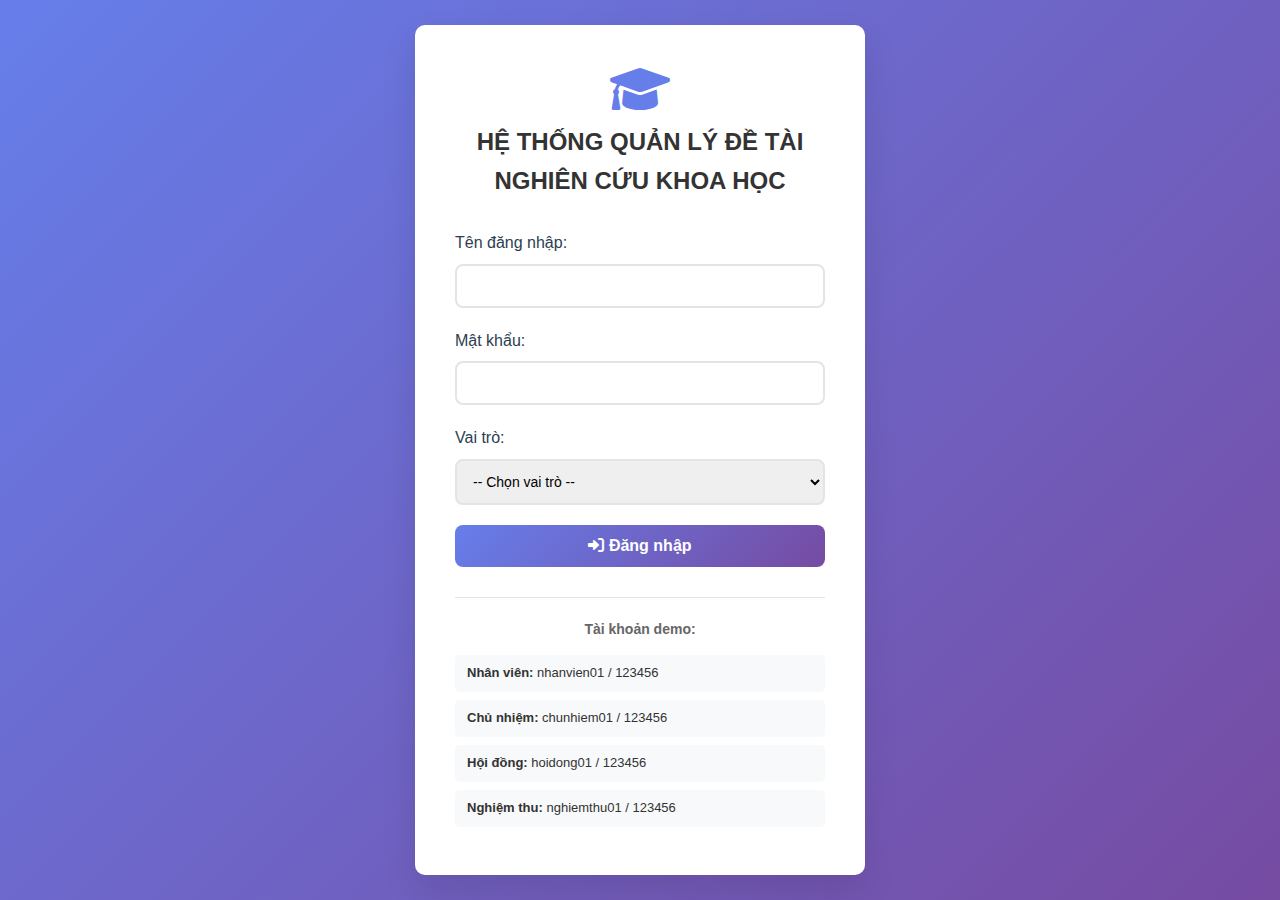
<file: website/pages/hoidong-dashboard.html>
<!DOCTYPE html>
<html lang="vi">
<head>
    <meta charset="UTF-8">
    <meta name="viewport" content="width=device-width, initial-scale=1.0">
    <title>Dashboard - Thành viên Hội đồng khoa học</title>
    <link rel="stylesheet" href="../css/style.css">
    <link rel="stylesheet" href="https://cdnjs.cloudflare.com/ajax/libs/font-awesome/6.0.0/css/all.min.css">
    <style>
        * {
            font-family: 'Inter', 'Segoe UI', Tahoma, Geneva, Verdana, sans-serif;
        }
        /* Enhanced Council Dashboard Styles */
        .council-dashboard {
            background: #764ba2;
            min-height: 100vh;
        }
        
        .enhanced-sidebar {
            width: 280px;
            background: #34495e;
            position: fixed;
            height: 100vh;
            overflow-y: auto;
            
            z-index: 1000;
        }
        
        .sidebar-brand {
            padding: 25px 20px;
            border-bottom: 1px solid rgba(255,255,255,0.1);
            text-align: center;
        }
        
        .brand-logo {
            width: 50px;
            height: 50px;
            background: #1d4ed8;
            border-radius: 12px;
            display: flex;
            align-items: center;
            justify-content: center;
            margin: 0 auto 15px;
            color: white;
            font-size: 24px;
        }
        
        .brand-title {
            color: white;
            font-size: 16px;
            font-weight: 600;
            margin: 0;
        }
        
        .brand-subtitle {
            color: rgba(255,255,255,0.7);
            font-size: 12px;
            margin: 5px 0 0;
        }
        
        /* Enhanced Main Content */
        .enhanced-main {
            margin-left: 280px;
            min-height: 100vh;
            background: #f1f5f9;
        }
        
        .dashboard-header {
            background: rgba(255,255,255,0.95);
            backdrop-filter: blur(10px);
            
            padding: 20px 30px;
        }
        
        .header-content {
            display: flex;
            justify-content: space-between;
            align-items: center;
        }
        
        .header-title {
            font-size: 24px;
            font-weight: 700;
            color: #1e40af;
            margin: 0;
        }
        
        /* Review Form Styles */
        .review-form {
            background: white;
            border-radius: 15px;
            padding: 30px;
            
            margin-bottom: 30px;
        }
        
        .project-info-section {
            background: #f8fafc;
            border-radius: 10px;
            padding: 20px;
            margin-bottom: 30px;
            border-left: 4px solid #3b82f6;
        }
        
        .document-viewer {
            background: #f8fafc;
            border-radius: 10px;
            padding: 20px;
            margin-bottom: 30px;
            border: 1px solid #e2e8f0;
            min-height: 400px;
        }
        
        .document-tabs {
            display: flex;
            gap: 10px;
            margin-bottom: 20px;
            border-bottom: 2px solid #e2e8f0;
        }
        
        .doc-tab {
            padding: 10px 15px;
            background: transparent;
            border: none;
            border-bottom: 2px solid transparent;
            cursor: pointer;
            transition: all 0.3s;
            font-weight: 500;
        }
        
        .doc-tab.active {
            border-bottom-color: #3b82f6;
            color: #3b82f6;
        }
        
        .doc-content {
            background: white;
            border-radius: 8px;
            padding: 20px;
            min-height: 300px;
            border: 1px solid #e2e8f0;
        }
        
        .evaluation-section {
            background: white;
            border-radius: 10px;
            padding: 25px;
            border: 2px solid #e2e8f0;
        }
        
        .evaluation-header {
            display: flex;
            align-items: center;
            gap: 10px;
            margin-bottom: 20px;
            color: #1e40af;
        }
        
        .criteria-list {
            display: grid;
            gap: 20px;
            margin-bottom: 30px;
        }
        
        .criteria-item {
            display: flex;
            justify-content: space-between;
            align-items: center;
            padding: 15px;
            background: #f8fafc;
            border-radius: 8px;
            border: 1px solid #e2e8f0;
        }
        
        .criteria-name {
            font-weight: 500;
            color: #374151;
        }
        
        .rating-buttons {
            display: flex;
            gap: 8px;
        }
        
        .rating-btn {
            width: 40px;
            height: 40px;
            border: 2px solid #e2e8f0;
            background: white;
            border-radius: 8px;
            cursor: pointer;
            transition: all 0.3s;
            font-weight: 600;
        }
        
        .rating-btn:hover {
            border-color: #3b82f6;
            background: #eff6ff;
        }
        
        .rating-btn.selected {
            background: #3b82f6;
            color: white;
            border-color: #3b82f6;
        }
        
        .decision-section {
            background: #f0f9ff;
            border-radius: 10px;
            padding: 20px;
            margin-bottom: 20px;
            border: 1px solid #0ea5e9;
        }
        
        .decision-options {
            display: flex;
            gap: 15px;
            margin-bottom: 20px;
        }
        
        .decision-radio {
            display: flex;
            align-items: center;
            gap: 8px;
            padding: 10px 15px;
            border: 2px solid #e2e8f0;
            border-radius: 8px;
            cursor: pointer;
            transition: all 0.3s;
            background: white;
        }
        
        .decision-radio:hover {
            border-color: #3b82f6;
        }
        
        .decision-radio.selected {
            border-color: #3b82f6;
            background: #eff6ff;
        }
        
        .comments-section {
            margin-top: 20px;
        }
        
        .enhanced-textarea {
            width: 100%;
            min-height: 120px;
            padding: 15px;
            border: 2px solid #e2e8f0;
            border-radius: 8px;
            resize: vertical;
            font-size: 14px;
            transition: border-color 0.3s;
        }
        
        .enhanced-textarea:focus {
            outline: none;
            border-color: #3b82f6;
            
        }
        
        .form-actions {
            display: flex;
            gap: 15px;
            justify-content: flex-end;
            margin-top: 30px;
            padding-top: 20px;
            border-top: 2px solid #e2e8f0;
        }
        
        .enhanced-btn {
            padding: 12px 24px;
            border: none;
            border-radius: 8px;
            font-weight: 500;
            cursor: pointer;
            transition: all 0.3s;
            display: flex;
            align-items: center;
            gap: 8px;
        }
        
        .btn-primary {
            background: #1d4ed8;
            color: white;
        }
        
        .btn-primary:hover {
            transform: translateY(-1px);
            
        }
        
        .btn-secondary {
            background: white;
            color: #6b7280;
            border: 2px solid #e2e8f0;
        }
        
        .btn-secondary:hover {
            border-color: #3b82f6;
            color: #3b82f6;
        }
        
        /* Enhanced Stats */
        .enhanced-stats-grid {
            display: grid;
            grid-template-columns: repeat(auto-fit, minmax(250px, 1fr));
            gap: 20px;
            margin-bottom: 30px;
        }
        
        .enhanced-stat-card {
            background: white;
            border-radius: 12px;
            padding: 20px;
            
            border-left: 4px solid var(--accent-color);
            transition: transform 0.3s;
        }
        
        .enhanced-stat-card:hover {
            transform: translateY(-2px);
        }
        
        .stat-header {
            display: flex;
            justify-content: space-between;
            align-items: center;
            margin-bottom: 15px;
        }
        
        .stat-icon {
            width: 50px;
            height: 50px;
            border-radius: 10px;
            background: var(--accent-color);
            display: flex;
            align-items: center;
            justify-content: center;
            color: white;
            font-size: 20px;
        }
        
        .stat-number {
            font-size: 28px;
            font-weight: 700;
            color: #1f2937;
        }
        
        .stat-label {
            color: #6b7280;
            font-weight: 500;
        }
        
        /* Color variations */
        .enhanced-stat-card:nth-child(1) { --accent-color: #3b82f6; }
        .enhanced-stat-card:nth-child(2) { --accent-color: #10b981; }
        .enhanced-stat-card:nth-child(3) { --accent-color: #f59e0b; }
        .enhanced-stat-card:nth-child(4) { --accent-color: #ef4444; }
        
        /* Enhanced Navigation */
        .enhanced-nav-link {
            display: flex;
            align-items: center;
            padding: 12px 20px;
            color: rgba(255,255,255,0.8);
            text-decoration: none;
            transition: all 0.3s;
            border-radius: 8px;
            margin: 2px 10px;
        }
        
        .enhanced-nav-link:hover {
            background: rgba(255,255,255,0.1);
            color: white;
        }
        
        .enhanced-nav-link.active {
            background: rgba(255,255,255,0.2);
            color: white;
        }
        
        .enhanced-nav-link i {
            width: 20px;
            margin-right: 15px;
            font-size: 16px;
        }
        
        .nav-badge {
            background: #ef4444;
            color: white;
            font-size: 10px;
            padding: 2px 6px;
            border-radius: 10px;
            margin-left: auto;
        }
        
        /* Priority indicators */
        .priority-high {
            border-left-color: #ef4444 !important;
        }
        
        .priority-medium {
            border-left-color: #f59e0b !important;
        }
        
        .priority-low {
            border-left-color: #10b981 !important;
        }
        
        /* Status badges */
        .status-badge {
            display: inline-flex;
            align-items: center;
            gap: 5px;
            padding: 4px 10px;
            border-radius: 15px;
            font-size: 12px;
            font-weight: 500;
        }
        
        .status-pending {
            background: #fef3c7;
            color: #d97706;
        }
        
        .status-approved {
            background: #dcfce7;
            color: #16a34a;
        }
        
        .status-revision {
            background: #fee2e2;
            color: #dc2626;
        }
    </style>
</head>
<body class="council-dashboard">
    <!-- Enhanced Sidebar -->
    <aside class="enhanced-sidebar">
        <div class="sidebar-brand">
            <div class="brand-logo">
                <i class="fas fa-gavel"></i>
            </div>
            <h3 class="brand-title">Hội đồng Khoa học</h3>
            <p class="brand-subtitle">Xét duyệt Đề tài Nghiên cứu</p>
        </div>
        
        <nav style="padding: 20px 0;">
            <a href="#" class="enhanced-nav-link active" data-section="dashboard">
                <i class="fas fa-tachometer-alt"></i>
                <span>Tổng quan</span>
            </a>
            <a href="#" class="enhanced-nav-link" data-section="xet-duyet">
                <i class="fas fa-clipboard-list"></i>
                <span>Xét duyệt đề tài</span>
                <span class="nav-badge">5</span>
            </a>
            <a href="#" class="enhanced-nav-link" data-section="lich-su-danh-gia">
                <i class="fas fa-history"></i>
                <span>Lịch sử đánh giá</span>
            </a>
            <a href="#" class="enhanced-nav-link" data-section="thong-ke">
                <i class="fas fa-chart-bar"></i>
                <span>Thống kê</span>
            </a>
            <a href="../index.html" class="enhanced-nav-link">
                <i class="fas fa-sign-out-alt"></i>
                <span>Đăng xuất</span>
            </a>
        </nav>
    </aside>

    <!-- Enhanced Main Content -->
    <main class="enhanced-main">
        <!-- Enhanced Header -->
        <header class="dashboard-header">
            <div class="header-content">
                <div>
                    <h1 class="header-title">Hội đồng Khoa học - Xét duyệt Đề tài</h1>
                    <p style="margin: 5px 0 0; color: #64748b;">Chào mừng, <strong>PGS.TS Nguyễn Văn X</strong></p>
                </div>
                <div style="display: flex; align-items: center; gap: 15px;">
                    <div style="text-align: right; color: #64748b; font-size: 14px;">
                        <div>Hôm nay: <strong>07/11/2025</strong></div>
                        <div>Đề tài chờ: <strong style="color: #ef4444;">5</strong></div>
                    </div>
                </div>
            </div>
        </header>

        <!-- Content Wrapper -->
        <div style="padding: 30px;">

            <!-- Dashboard Overview -->
            <section id="dashboard" class="content-section">
                <div class="enhanced-stats-grid">
                    <div class="enhanced-stat-card">
                        <div class="stat-header">
                            <div class="stat-icon">
                                <i class="fas fa-clock"></i>
                            </div>
                        </div>
                        <div class="stat-number" id="totalChoXetDuyet">5</div>
                        <div class="stat-label">Chờ xét duyệt</div>
                    </div>
                    
                    <div class="enhanced-stat-card">
                        <div class="stat-header">
                            <div class="stat-icon">
                                <i class="fas fa-check-circle"></i>
                            </div>
                        </div>
                        <div class="stat-number" id="daDanhGia">23</div>
                        <div class="stat-label">Đã đánh giá</div>
                    </div>
                    
                    <div class="enhanced-stat-card">
                        <div class="stat-header">
                            <div class="stat-icon">
                                <i class="fas fa-thumbs-up"></i>
                            </div>
                        </div>
                        <div class="stat-number" id="daPheDuyet">18</div>
                        <div class="stat-label">Đã phê duyệt</div>
                    </div>
                    
                    <div class="enhanced-stat-card">
                        <div class="stat-header">
                            <div class="stat-icon">
                                <i class="fas fa-edit"></i>
                            </div>
                        </div>
                        <div class="stat-number" id="yeuCauChinhSua">5</div>
                        <div class="stat-label">Yêu cầu chỉnh sửa</div>
                    </div>
                </div>

                <!-- Recent Projects Table -->
                <div style="background: white; border-radius: 15px; padding: 25px; ">
                    <h3 style="margin-bottom: 20px; color: #1f2937;">Đề tài cần xét duyệt khẩn cấp</h3>
                    
                    <div class="project-list" style="display: grid; gap: 15px;">
                        <div class="project-item priority-high" style="display: flex; justify-content: space-between; align-items: center; padding: 20px; background: #f9fafb; border-radius: 10px; border-left: 4px solid #ef4444;">
                            <div>
                                <h4 style="margin: 0 0 8px; color: #1f2937; font-size: 16px;">Ứng dụng AI trong chẩn đoán y tế</h4>
                                <div style="display: flex; gap: 20px; color: #6b7280; font-size: 14px;">
                                    <span><i class="fas fa-hashtag"></i> DT2025001</span>
                                    <span><i class="fas fa-user"></i> TS. Nguyễn Văn A</span>
                                    <span><i class="fas fa-calendar"></i> 03/11/2025</span>
                                </div>
                            </div>
                            <div style="display: flex; gap: 10px; align-items: center;">
                                <span class="status-badge status-pending">
                                    <i class="fas fa-clock"></i> Chờ xét duyệt
                                </span>
                                <button class="enhanced-btn btn-primary" onclick="reviewProject('DT2025001')">
                                    <i class="fas fa-eye"></i> Xét duyệt
                                </button>
                            </div>
                        </div>
                        
                        <div class="project-item priority-medium" style="display: flex; justify-content: space-between; align-items: center; padding: 20px; background: #f9fafb; border-radius: 10px; border-left: 4px solid #f59e0b;">
                            <div>
                                <h4 style="margin: 0 0 8px; color: #1f2937; font-size: 16px;">Nghiên cứu năng lượng tái tạo</h4>
                                <div style="display: flex; gap: 20px; color: #6b7280; font-size: 14px;">
                                    <span><i class="fas fa-hashtag"></i> DT2025002</span>
                                    <span><i class="fas fa-user"></i> PGS. Lê Văn B</span>
                                    <span><i class="fas fa-calendar"></i> 04/11/2025</span>
                                </div>
                            </div>
                            <div style="display: flex; gap: 10px; align-items: center;">
                                <span class="status-badge status-pending">
                                    <i class="fas fa-clock"></i> Chờ xét duyệt
                                </span>
                                <button class="enhanced-btn btn-primary" onclick="reviewProject('DT2025002')">
                                    <i class="fas fa-eye"></i> Xét duyệt
                                </button>
                            </div>
                        </div>
                        
                        <div class="project-item priority-low" style="display: flex; justify-content: space-between; align-items: center; padding: 20px; background: #f9fafb; border-radius: 10px; border-left: 4px solid #10b981;">
                            <div>
                                <h4 style="margin: 0 0 8px; color: #1f2937; font-size: 16px;">Phát triển hệ thống IoT thông minh</h4>
                                <div style="display: flex; gap: 20px; color: #6b7280; font-size: 14px;">
                                    <span><i class="fas fa-hashtag"></i> DT2025003</span>
                                    <span><i class="fas fa-user"></i> TS. Trần Thị C</span>
                                    <span><i class="fas fa-calendar"></i> 05/11/2025</span>
                                </div>
                            </div>
                            <div style="display: flex; gap: 10px; align-items: center;">
                                <span class="status-badge status-approved">
                                    <i class="fas fa-check"></i> Đã phê duyệt
                                </span>
                                <button class="enhanced-btn btn-secondary" onclick="viewProject('DT2025003')">
                                    <i class="fas fa-eye"></i> Xem
                                </button>
                            </div>
                        </div>
                    </div>
                </div>
            </section>

            <!-- Review Projects Section -->
            <section id="xetduyet" class="content-section" style="display: none;">
                <div style="background: white; border-radius: 15px; padding: 30px; ">
                    <div class="review-header" style="display: flex; justify-content: space-between; align-items: center; margin-bottom: 30px; padding-bottom: 20px; border-bottom: 2px solid #f1f5f9;">
                        <div>
                            <h2 style="margin: 0; color: #1f2937;">Xét duyệt đề tài nghiên cứu</h2>
                            <p style="margin: 5px 0 0; color: #6b7280;">Đánh giá và phê duyệt đề tài theo tiêu chí của Hội đồng</p>
                        </div>
                        <div class="review-filters" style="display: flex; gap: 15px;">
                            <select id="statusFilter" style="padding: 8px 15px; border: 1px solid #d1d5db; border-radius: 8px;">
                                <option value="">Tất cả trạng thái</option>
                                <option value="cho-xet-duyet">Chờ xét duyệt</option>
                                <option value="dang-danh-gia">Đang đánh giá</option>
                                <option value="da-phe-duyet">Đã phê duyệt</option>
                                <option value="yeu-cau-sua">Yêu cầu chỉnh sửa</option>
                            </select>
                            <select id="priorityFilter" style="padding: 8px 15px; border: 1px solid #d1d5db; border-radius: 8px;">
                                <option value="">Tất cả mức độ</option>
                                <option value="high">Khẩn cấp</option>
                                <option value="medium">Ưu tiên</option>
                                <option value="low">Thông thường</option>
                            </select>
                        </div>
                    </div>

                    <!-- Project Selection -->
                    <div class="project-selection" style="margin-bottom: 30px;">
                        <div class="projects-grid" style="display: grid; gap: 15px; grid-template-columns: repeat(auto-fit, minmax(350px, 1fr));">
                            <div class="project-card" onclick="selectProjectForReview('DT2025001')" style="border: 2px solid #e5e7eb; border-radius: 12px; padding: 20px; cursor: pointer; transition: all 0.3s; background: #f9fafb;">
                                <div class="project-header" style="display: flex; justify-content: between; align-items: start; margin-bottom: 15px;">
                                    <div style="flex: 1;">
                                        <h4 style="margin: 0; color: #1f2937; font-size: 16px;">Ứng dụng AI trong chẩn đoán y tế</h4>
                                        <p style="margin: 5px 0 0; color: #6b7280; font-size: 14px;">Mã: DT2025001</p>
                                    </div>
                                    <div class="priority-badge priority-high" style="background: #fee2e2; color: #dc2626; padding: 4px 10px; border-radius: 15px; font-size: 12px; font-weight: 600;">
                                        KHẨN CẤP
                                    </div>
                                </div>
                                <div class="project-info" style="display: grid; gap: 8px; font-size: 14px; color: #6b7280;">
                                    <div><i class="fas fa-user"></i> Người đề xuất: TS. Nguyễn Văn A</div>
                                    <div><i class="fas fa-building"></i> Đơn vị: Khoa Công nghệ thông tin</div>
                                    <div><i class="fas fa-calendar"></i> Ngày gửi: 03/11/2025</div>
                                    <div><i class="fas fa-clock"></i> Thời hạn xét: 10/11/2025</div>
                                </div>
                                <div style="margin-top: 15px;">
                                    <span class="status-badge status-pending">
                                        <i class="fas fa-clock"></i> Chờ xét duyệt
                                    </span>
                                </div>
                            </div>

                            <div class="project-card" onclick="selectProjectForReview('DT2025002')" style="border: 2px solid #e5e7eb; border-radius: 12px; padding: 20px; cursor: pointer; transition: all 0.3s; background: #f9fafb;">
                                <div class="project-header" style="display: flex; justify-content: between; align-items: start; margin-bottom: 15px;">
                                    <div style="flex: 1;">
                                        <h4 style="margin: 0; color: #1f2937; font-size: 16px;">Nghiên cứu năng lượng tái tạo</h4>
                                        <p style="margin: 5px 0 0; color: #6b7280; font-size: 14px;">Mã: DT2025002</p>
                                    </div>
                                    <div class="priority-badge priority-medium" style="background: #fef3c7; color: #d97706; padding: 4px 10px; border-radius: 15px; font-size: 12px; font-weight: 600;">
                                        ưu TIÊN
                                    </div>
                                </div>
                                <div class="project-info" style="display: grid; gap: 8px; font-size: 14px; color: #6b7280;">
                                    <div><i class="fas fa-user"></i> Người đề xuất: PGS. Lê Văn B</div>
                                    <div><i class="fas fa-building"></i> Đơn vị: Khoa Kỹ thuật</div>
                                    <div><i class="fas fa-calendar"></i> Ngày gửi: 04/11/2025</div>
                                    <div><i class="fas fa-clock"></i> Thời hạn xét: 11/11/2025</div>
                                </div>
                                <div style="margin-top: 15px;">
                                    <span class="status-badge status-pending">
                                        <i class="fas fa-clock"></i> Chờ xét duyệt
                                    </span>
                                </div>
                            </div>
                        </div>
                    </div>

                    <!-- Detailed Review Form -->
                    <div id="reviewForm" class="review-form" style="display: none; border-top: 2px solid #f1f5f9; padding-top: 30px;">
                        <h3 style="color: #1f2937; margin-bottom: 25px;">
                            <i class="fas fa-clipboard-check"></i> Biểu mẫu đánh giá đề tài
                        </h3>
                        
                        <div class="form-grid" style="display: grid; gap: 25px;">
                            <!-- Project Info Display -->
                            <div class="info-section" style="background: #f8fafc; padding: 20px; border-radius: 10px; border-left: 4px solid #3b82f6;">
                                <h4 style="margin: 0 0 15px; color: #1f2937;">Thông tin đề tài được chọn</h4>
                                <div id="selectedProjectInfo" style="display: grid; gap: 10px; font-size: 14px;">
                                    <!-- Project info will be populated here -->
                                </div>
                            </div>

                            <!-- Evaluation Criteria -->
                            <div class="evaluation-section">
                                <h4 style="color: #1f2937; margin-bottom: 20px;">Tiêu chí đánh giá</h4>
                                <div class="criteria-grid" style="display: grid; gap: 20px;">
                                    
                                    <div class="criterion">
                                        <label style="display: block; font-weight: 600; color: #374151; margin-bottom: 10px;">
                                            1. Tính mới và sáng tạo của đề tài (0-10 điểm)
                                        </label>
                                        <div style="display: flex; gap: 15px; align-items: center;">
                                            <input type="range" id="creativity" min="0" max="10" value="5" 
                                                   style="flex: 1;" oninput="updateScore(this, 'creativityScore')">
                                            <span id="creativityScore" style="font-weight: 600; color: #3b82f6; min-width: 40px;">5</span>
                                            <span style="color: #6b7280;">điểm</span>
                                        </div>
                                    </div>

                                    <div class="criterion">
                                        <label style="display: block; font-weight: 600; color: #374151; margin-bottom: 10px;">
                                            2. Tính khả thi và phương pháp nghiên cứu (0-10 điểm)
                                        </label>
                                        <div style="display: flex; gap: 15px; align-items: center;">
                                            <input type="range" id="feasibility" min="0" max="10" value="5" 
                                                   style="flex: 1;" oninput="updateScore(this, 'feasibilityScore')">
                                            <span id="feasibilityScore" style="font-weight: 600; color: #3b82f6; min-width: 40px;">5</span>
                                            <span style="color: #6b7280;">điểm</span>
                                        </div>
                                    </div>

                                    <div class="criterion">
                                        <label style="display: block; font-weight: 600; color: #374151; margin-bottom: 10px;">
                                            3. Ý nghĩa khoa học và thực tiễn (0-10 điểm)
                                        </label>
                                        <div style="display: flex; gap: 15px; align-items: center;">
                                            <input type="range" id="significance" min="0" max="10" value="5" 
                                                   style="flex: 1;" oninput="updateScore(this, 'significanceScore')">
                                            <span id="significanceScore" style="font-weight: 600; color: #3b82f6; min-width: 40px;">5</span>
                                            <span style="color: #6b7280;">điểm</span>
                                        </div>
                                    </div>

                                    <div class="criterion">
                                        <label style="display: block; font-weight: 600; color: #374151; margin-bottom: 10px;">
                                            4. Năng lực và kinh nghiệm của nhóm nghiên cứu (0-10 điểm)
                                        </label>
                                        <div style="display: flex; gap: 15px; align-items: center;">
                                            <input type="range" id="capability" min="0" max="10" value="5" 
                                                   style="flex: 1;" oninput="updateScore(this, 'capabilityScore')">
                                            <span id="capabilityScore" style="font-weight: 600; color: #3b82f6; min-width: 40px;">5</span>
                                            <span style="color: #6b7280;">điểm</span>
                                        </div>
                                    </div>

                                    <div class="criterion">
                                        <label style="display: block; font-weight: 600; color: #374151; margin-bottom: 10px;">
                                            5. Kinh phí và thời gian thực hiện (0-10 điểm)
                                        </label>
                                        <div style="display: flex; gap: 15px; align-items: center;">
                                            <input type="range" id="budget" min="0" max="10" value="5" 
                                                   style="flex: 1;" oninput="updateScore(this, 'budgetScore')">
                                            <span id="budgetScore" style="font-weight: 600; color: #3b82f6; min-width: 40px;">5</span>
                                            <span style="color: #6b7280;">điểm</span>
                                        </div>
                                    </div>
                                </div>

                                <!-- Total Score -->
                                <div class="total-score" style="margin-top: 25px; padding: 20px; background: #764ba2; border-radius: 15px; color: white; text-align: center;">
                                    <h4 style="margin: 0 0 10px; font-size: 16px;">Tổng điểm đánh giá</h4>
                                    <div id="totalScore" style="font-size: 36px; font-weight: 700;">25</div>
                                    <p style="margin: 5px 0 0; opacity: 0.9;">/ 50 điểm</p>
                                </div>
                            </div>

                            <!-- Comments and Feedback -->
                            <div class="feedback-section">
                                <h4 style="color: #1f2937; margin-bottom: 15px;">Nhận xét và đề xuất</h4>
                                <textarea id="reviewComments" placeholder="Nhập nhận xét chi tiết về đề tài, điểm mạnh, điểm yếu và các đề xuất cải thiện..."
                                          style="width: 100%; min-height: 120px; padding: 15px; border: 2px solid #e5e7eb; border-radius: 10px; font-size: 14px; resize: vertical; font-family: inherit;"></textarea>
                            </div>

                            <!-- Decision Section -->
                            <div class="decision-section">
                                <h4 style="color: #1f2937; margin-bottom: 15px;">Quyết định xét duyệt</h4>
                                <div class="decision-options" style="display: grid; gap: 15px; grid-template-columns: repeat(auto-fit, minmax(200px, 1fr));">
                                    
                                    <label class="decision-option" style="display: flex; align-items: center; padding: 15px; border: 2px solid #e5e7eb; border-radius: 10px; cursor: pointer; transition: all 0.3s;">
                                        <input type="radio" name="decision" value="approved" style="margin-right: 10px;">
                                        <div>
                                            <div style="font-weight: 600; color: #059669;">
                                                <i class="fas fa-check-circle"></i> Phê duyệt
                                            </div>
                                            <div style="font-size: 12px; color: #6b7280;">Đề tài đạt yêu cầu</div>
                                        </div>
                                    </label>

                                    <label class="decision-option" style="display: flex; align-items: center; padding: 15px; border: 2px solid #e5e7eb; border-radius: 10px; cursor: pointer; transition: all 0.3s;">
                                        <input type="radio" name="decision" value="revision" style="margin-right: 10px;">
                                        <div>
                                            <div style="font-weight: 600; color: #d97706;">
                                                <i class="fas fa-edit"></i> Yêu cầu chỉnh sửa
                                            </div>
                                            <div style="font-size: 12px; color: #6b7280;">Cần sửa đổi một số nội dung</div>
                                        </div>
                                    </label>

                                    <label class="decision-option" style="display: flex; align-items: center; padding: 15px; border: 2px solid #e5e7eb; border-radius: 10px; cursor: pointer; transition: all 0.3s;">
                                        <input type="radio" name="decision" value="rejected" style="margin-right: 10px;">
                                        <div>
                                            <div style="font-weight: 600; color: #dc2626;">
                                                <i class="fas fa-times-circle"></i> Từ chối
                                            </div>
                                            <div style="font-size: 12px; color: #6b7280;">Đề tài không đạt yêu cầu</div>
                                        </div>
                                    </label>
                                </div>
                            </div>

                            <!-- Action Buttons -->
                            <div class="form-actions" style="display: flex; gap: 15px; justify-content: flex-end; padding-top: 20px; border-top: 1px solid #e5e7eb;">
                                <button type="button" class="enhanced-btn btn-secondary" onclick="cancelReview()">
                                    <i class="fas fa-times"></i> Hủy bỏ
                                </button>
                                <button type="button" class="enhanced-btn btn-warning" onclick="saveAsDraft()">
                                    <i class="fas fa-save"></i> Lưu nháp
                                </button>
                                <button type="button" class="enhanced-btn btn-primary" onclick="submitReview()">
                                    <i class="fas fa-paper-plane"></i> Gửi đánh giá
                                </button>
                            </div>
                        </div>
                    </div>
                </div>
            </section>

            <!-- Approved Projects Section -->
            <section id="dapheduyet" class="content-section" style="display: none;">
                <div style="background: white; border-radius: 15px; padding: 30px; ">
                    <h2 style="margin-bottom: 25px; color: #1f2937;">Đề tài đã phê duyệt</h2>
                    
                    <div class="approved-projects-list" style="display: grid; gap: 20px;">
                        <div class="approved-project-card" style="border: 1px solid #d1fae5; background: #f0fdf4; border-radius: 12px; padding: 25px;">
                            <div style="display: flex; justify-content: space-between; align-items: start; margin-bottom: 20px;">
                                <div style="flex: 1;">
                                    <h4 style="margin: 0 0 8px; color: #1f2937; font-size: 18px;">Phát triển hệ thống IoT thông minh</h4>
                                    <div style="display: flex; gap: 20px; color: #6b7280; font-size: 14px; margin-bottom: 15px;">
                                        <span><i class="fas fa-hashtag"></i> DT2025003</span>
                                        <span><i class="fas fa-user"></i> TS. Trần Thị C</span>
                                        <span><i class="fas fa-calendar"></i> Phê duyệt: 08/11/2025</span>
                                    </div>
                                </div>
                                <div class="approval-score" style="text-align: center; background: #10b981; color: white; padding: 10px; border-radius: 8px; min-width: 60px;">
                                    <div style="font-size: 18px; font-weight: 700;">42</div>
                                    <div style="font-size: 12px;">/ 50</div>
                                </div>
                            </div>
                            
                            <div class="project-details" style="display: grid; grid-template-columns: 1fr 1fr; gap: 20px; margin-bottom: 20px;">
                                <div>
                                    <strong style="color: #374151;">Kinh phí được duyệt:</strong>
                                    <div style="color: #10b981; font-weight: 600; font-size: 16px;">500.000.000 VNĐ</div>
                                </div>
                                <div>
                                    <strong style="color: #374151;">Thời gian thực hiện:</strong>
                                    <div style="color: #6b7280;">24 tháng (01/2025 - 12/2026)</div>
                                </div>
                            </div>

                            <div class="approval-actions" style="display: flex; gap: 10px;">
                                <button class="enhanced-btn btn-primary btn-sm" onclick="viewProjectDetails('DT2025003')">
                                    <i class="fas fa-eye"></i> Xem chi tiết
                                </button>
                                <button class="enhanced-btn btn-secondary btn-sm" onclick="downloadApprovalLetter('DT2025003')">
                                    <i class="fas fa-download"></i> Tải quyết định
                                </button>
                                <button class="enhanced-btn btn-secondary btn-sm" onclick="trackProgress('DT2025003')">
                                    <i class="fas fa-chart-line"></i> Theo dõi tiến độ
                                </button>
                            </div>
                        </div>

                        <!-- More approved projects would be listed here -->
                    </div>
                </div>
            </section>

            <!-- History Section -->
            <section id="lichsu" class="content-section" style="display: none;">
                <div style="background: white; border-radius: 15px; padding: 30px; ">
                    <h2 style="margin-bottom: 25px; color: #1f2937;">Lịch sử đánh giá</h2>
                    
                    <div class="history-filters" style="margin-bottom: 25px; display: flex; gap: 15px;">
                        <select style="padding: 8px 15px; border: 1px solid #d1d5db; border-radius: 8px;">
                            <option>Tất cả thời gian</option>
                            <option>Tháng này</option>
                            <option>3 tháng gần đây</option>
                            <option>6 tháng gần đây</option>
                        </select>
                        <select style="padding: 8px 15px; border: 1px solid #d1d5db; border-radius: 8px;">
                            <option>Tất cả quyết định</option>
                            <option>Đã phê duyệt</option>
                            <option>Yêu cầu chỉnh sửa</option>
                            <option>Từ chối</option>
                        </select>
                    </div>

                    <div class="history-list" style="display: grid; gap: 15px;">
                        <div class="history-item" style="display: flex; justify-content: space-between; align-items: center; padding: 20px; background: #f9fafb; border-radius: 10px; border-left: 4px solid #10b981;">
                            <div style="flex: 1;">
                                <h4 style="margin: 0 0 8px; color: #1f2937;">Phát triển hệ thống IoT thông minh</h4>
                                <div style="display: flex; gap: 20px; color: #6b7280; font-size: 14px;">
                                    <span><i class="fas fa-hashtag"></i> DT2025003</span>
                                    <span><i class="fas fa-user"></i> TS. Trần Thị C</span>
                                    <span><i class="fas fa-calendar"></i> 08/11/2025</span>
                                    <span><i class="fas fa-star"></i> 42/50 điểm</span>
                                </div>
                            </div>
                            <div style="display: flex; gap: 10px; align-items: center;">
                                <span class="status-badge status-approved">
                                    <i class="fas fa-check"></i> Đã phê duyệt
                                </span>
                                <button class="enhanced-btn btn-secondary btn-sm" onclick="viewReviewDetails('DT2025003')">
                                    <i class="fas fa-eye"></i> Chi tiết
                                </button>
                            </div>
                        </div>

                        <div class="history-item" style="display: flex; justify-content: space-between; align-items: center; padding: 20px; background: #f9fafb; border-radius: 10px; border-left: 4px solid #f59e0b;">
                            <div style="flex: 1;">
                                <h4 style="margin: 0 0 8px; color: #1f2937;">Nghiên cứu blockchain trong giáo dục</h4>
                                <div style="display: flex; gap: 20px; color: #6b7280; font-size: 14px;">
                                    <span><i class="fas fa-hashtag"></i> DT2025004</span>
                                    <span><i class="fas fa-user"></i> ThS. Phạm Văn D</span>
                                    <span><i class="fas fa-calendar"></i> 05/11/2025</span>
                                    <span><i class="fas fa-star"></i> 35/50 điểm</span>
                                </div>
                            </div>
                            <div style="display: flex; gap: 10px; align-items: center;">
                                <span class="status-badge status-revision">
                                    <i class="fas fa-edit"></i> Yêu cầu sửa
                                </span>
                                <button class="enhanced-btn btn-secondary btn-sm" onclick="viewReviewDetails('DT2025004')">
                                    <i class="fas fa-eye"></i> Chi tiết
                                </button>
                            </div>
                        </div>
                    </div>
                </div>
            </section>
            </div>
        </main>
    </div>

    <!-- Modal xét duyệt đề tài -->
    <div id="xetDuyetModal" class="modal">
        <div class="modal-content">
            <div class="modal-header">
                <h3 class="modal-title">Xét duyệt đề tài nghiên cứu</h3>
                <span class="close" onclick="hideModal('xetDuyetModal')">&times;</span>
            </div>
            <div id="xetDuyetContent">
                <!-- Content will be loaded here -->
            </div>
        </div>
    </div>

    <!-- Modal xem chi tiết đánh giá -->
    <div id="chiTietModal" class="modal">
        <div class="modal-content">
            <div class="modal-header">
                <h3 class="modal-title">Chi tiết đánh giá</h3>
                <span class="close" onclick="hideModal('chiTietModal')">&times;</span>
            </div>
            <div id="chiTietContent">
                <!-- Content will be loaded here -->
            </div>
        </div>
    </div>

    <script>
        // JavaScript functions for Council dashboard
        function showSection(sectionId) {
            // Hide all sections
            const sections = document.querySelectorAll('.content-section');
            sections.forEach(section => section.style.display = 'none');
            
            // Show selected section
            const selectedSection = document.getElementById(sectionId);
            if (selectedSection) {
                selectedSection.style.display = 'block';
            }

            // Update active sidebar item
            const sidebarItems = document.querySelectorAll('.sidebar-item');
            sidebarItems.forEach(item => item.classList.remove('active'));
            
            const activeItem = document.querySelector(`[onclick="showSection('${sectionId}')"]`);
            if (activeItem) {
                activeItem.classList.add('active');
            }
        }

        function reviewProject(projectId) {
            // Show review section and scroll to form
            showSection('xetduyet');
            setTimeout(() => {
                selectProjectForReview(projectId);
            }, 100);
        }

        function selectProjectForReview(projectId) {
            // Highlight selected project card
            const projectCards = document.querySelectorAll('.project-card');
            projectCards.forEach(card => {
                card.style.borderColor = '#e5e7eb';
                card.style.transform = 'none';
            });

            const selectedCard = document.querySelector(`[onclick="selectProjectForReview('${projectId}')"]`);
            if (selectedCard) {
                selectedCard.style.borderColor = '#3b82f6';
                selectedCard.style.transform = 'translateY(-2px)';
                selectedCard.style.boxShadow = '0 8px 25px rgba(59, 130, 246, 0.15)';
            }

            // Show review form
            const reviewForm = document.getElementById('reviewForm');
            if (reviewForm) {
                reviewForm.style.display = 'block';
                reviewForm.scrollIntoView({ behavior: 'smooth' });
            }

            // Populate project info
            const projectInfo = {
                'DT2025001': {
                    title: 'Ứng dụng AI trong chẩn đoán y tế',
                    code: 'DT2025001',
                    author: 'TS. Nguyễn Văn A',
                    department: 'Khoa Công nghệ thông tin',
                    submitted: '03/11/2025',
                    deadline: '10/11/2025'
                },
                'DT2025002': {
                    title: 'Nghiên cứu năng lượng tái tạo',
                    code: 'DT2025002',
                    author: 'PGS. Lê Văn B',
                    department: 'Khoa Kỹ thuật',
                    submitted: '04/11/2025',
                    deadline: '11/11/2025'
                }
            };

            const project = projectInfo[projectId];
            if (project) {
                document.getElementById('selectedProjectInfo').innerHTML = `
                    <div><strong>Tên đề tài:</strong> ${project.title}</div>
                    <div><strong>Mã số:</strong> ${project.code}</div>
                    <div><strong>Người đề xuất:</strong> ${project.author}</div>
                    <div><strong>Đơn vị:</strong> ${project.department}</div>
                    <div><strong>Ngày gửi:</strong> ${project.submitted}</div>
                    <div><strong>Thời hạn xét duyệt:</strong> ${project.deadline}</div>
                `;
            }
        }

        function updateScore(slider, scoreDisplayId) {
            const scoreDisplay = document.getElementById(scoreDisplayId);
            if (scoreDisplay) {
                scoreDisplay.textContent = slider.value;
            }
            
            // Update total score
            calculateTotalScore();
        }

        function calculateTotalScore() {
            const creativity = parseInt(document.getElementById('creativity').value) || 0;
            const feasibility = parseInt(document.getElementById('feasibility').value) || 0;
            const significance = parseInt(document.getElementById('significance').value) || 0;
            const capability = parseInt(document.getElementById('capability').value) || 0;
            const budget = parseInt(document.getElementById('budget').value) || 0;
            
            const total = creativity + feasibility + significance + capability + budget;
            const totalDisplay = document.getElementById('totalScore');
            if (totalDisplay) {
                totalDisplay.textContent = total;
                
                // Update color based on score
                const scoreContainer = totalDisplay.parentElement;
                if (total >= 40) {
                    scoreContainer.style.background = '#059669';
                } else if (total >= 30) {
                    scoreContainer.style.background = '#d97706';
                } else {
                    scoreContainer.style.background = '#dc2626';
                }
            }
        }

        function cancelReview() {
            const reviewForm = document.getElementById('reviewForm');
            if (reviewForm) {
                reviewForm.style.display = 'none';
            }

            // Reset project card selection
            const projectCards = document.querySelectorAll('.project-card');
            projectCards.forEach(card => {
                card.style.borderColor = '#e5e7eb';
                card.style.transform = 'none';
                card.style.boxShadow = '';
            });
        }

        function saveAsDraft() {
            // Save current review as draft
            alert('Đánh giá đã được lưu nháp!');
        }

        function submitReview() {
            const decision = document.querySelector('input[name="decision"]:checked');
            if (!decision) {
                alert('Vui lòng chọn quyết định xét duyệt!');
                return;
            }

            const comments = document.getElementById('reviewComments').value;
            if (!comments.trim()) {
                alert('Vui lòng nhập nhận xét về đề tài!');
                return;
            }

            // Submit review
            alert('Đánh giá đã được gửi thành công!');
            cancelReview();
        }

        function viewProject(projectId) {
            alert(`Xem chi tiết đề tài ${projectId}`);
        }

        function viewProjectDetails(projectId) {
            alert(`Xem chi tiết đề tài đã phê duyệt ${projectId}`);
        }

        function downloadApprovalLetter(projectId) {
            alert(`Tải quyết định phê duyệt cho đề tài ${projectId}`);
        }

        function trackProgress(projectId) {
            alert(`Theo dõi tiến độ thực hiện đề tài ${projectId}`);
        }

        function viewReviewDetails(projectId) {
            alert(`Xem chi tiết đánh giá cho đề tài ${projectId}`);
        }

        function exportReport(type) {
            alert(`Xuất báo cáo ${type}`);
        }

        // Initialize dashboard
        document.addEventListener('DOMContentLoaded', function() {
            // Check authentication
            const currentUser = checkAuth();
            if (!currentUser) {
                // Already redirected by checkAuth
                return;
            } else if (currentUser.role !== 'hoidong') {
                alert('Bạn không có quyền truy cập trang này!');
                logout();
                return;
            }

            // Show dashboard by default
            showSection('dashboard');
            
            // Initialize total score calculation
            calculateTotalScore();

            // Add hover effects for decision options
            const decisionOptions = document.querySelectorAll('.decision-option');
            decisionOptions.forEach(option => {
                option.addEventListener('mouseenter', function() {
                    this.style.borderColor = '#3b82f6';
                    this.style.backgroundColor = '#f8fafc';
                });
                
                option.addEventListener('mouseleave', function() {
                    if (!this.querySelector('input').checked) {
                        this.style.borderColor = '#e5e7eb';
                        this.style.backgroundColor = 'white';
                    }
                });
                
                option.querySelector('input').addEventListener('change', function() {
                    decisionOptions.forEach(opt => {
                        opt.style.borderColor = '#e5e7eb';
                        opt.style.backgroundColor = 'white';
                    });
                    
                    if (this.checked) {
                        this.parentElement.style.borderColor = '#3b82f6';
                        this.parentElement.style.backgroundColor = '#f8fafc';
                    }
                });
            });

            // Add hover effects for export buttons
            const exportButtons = document.querySelectorAll('.export-btn');
            exportButtons.forEach(btn => {
                btn.addEventListener('mouseenter', function() {
                    this.style.borderColor = '#3b82f6';
                    this.style.backgroundColor = '#f8fafc';
                });
                
                btn.addEventListener('mouseleave', function() {
                    this.style.borderColor = '#e5e7eb';
                    this.style.backgroundColor = 'white';
                });
            });
        });
    </script>

    <script src="../js/common.js"></script>
</body>
</html>
</file>
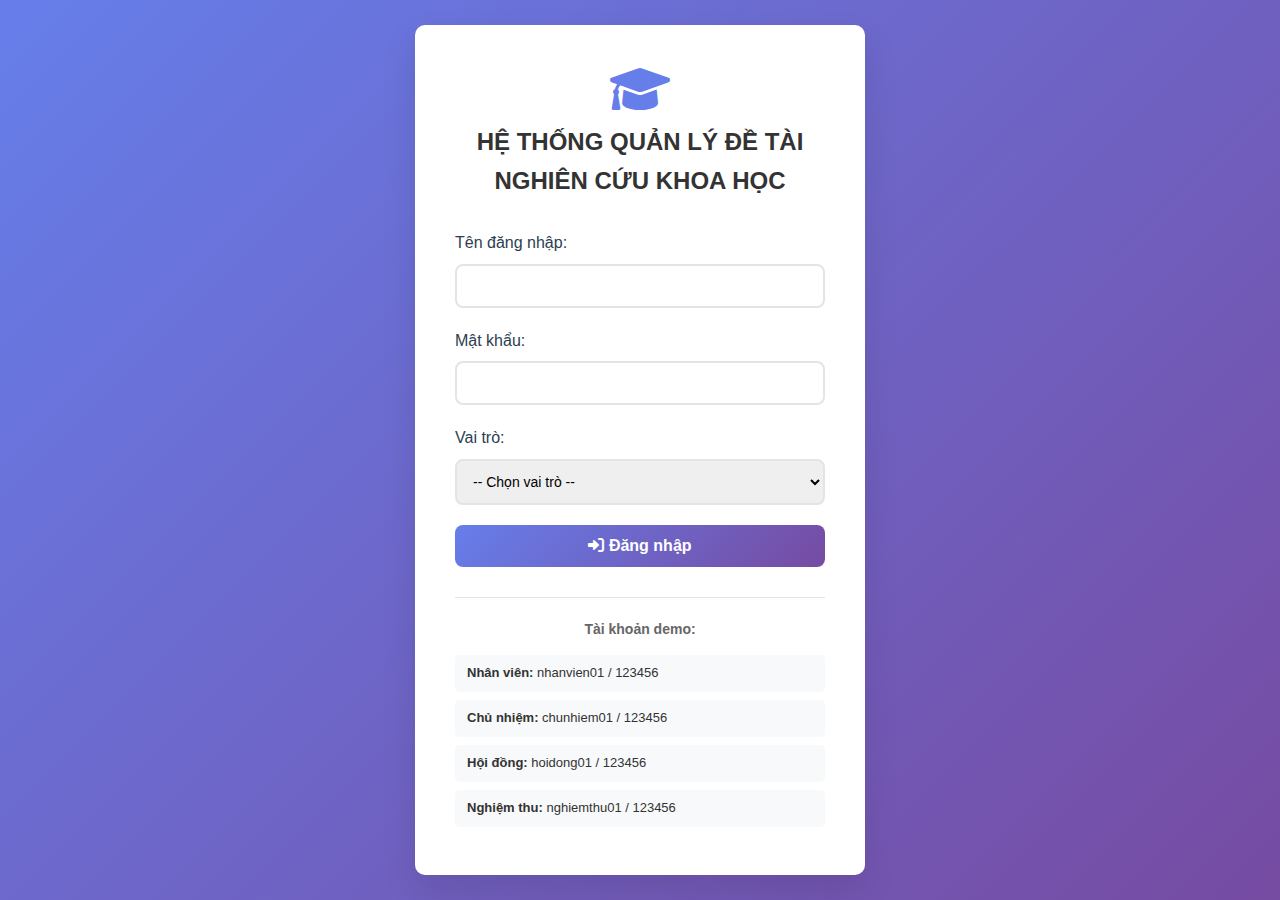
<file: website/pages/nghiemthu-dashboard.html>
<!DOCTYPE html>
<html lang="vi">
<head>
    <meta charset="UTF-8">
    <meta name="viewport" content="width=device-width, initial-scale=1.0">
    <title>Dashboard - Hội đồng nghiệm thu</title>
    <link rel="stylesheet" href="../css/style.css">
    <link rel="stylesheet" href="https://cdnjs.cloudflare.com/ajax/libs/font-awesome/6.0.0/css/all.min.css">
</head>
<body>
    <div class="dashboard">
        <!-- Sidebar -->
        <nav class="sidebar">
            <div class="sidebar-header">
                <h3>Hội đồng nghiệm thu</h3>
                <div class="user-info" id="userInfo">Đang tải...</div>
            </div>
            <ul class="nav-menu">
                <li class="nav-item">
                    <a href="#dashboard" class="nav-link active" onclick="showSection('dashboard')">
                        <i class="fas fa-tachometer-alt"></i> Dashboard
                    </a>
                </li>
                <li class="nav-item">
                    <a href="#danh-gia-nghiem-thu" class="nav-link" onclick="showSection('danh-gia-nghiem-thu')">
                        <i class="fas fa-clipboard-check"></i> Đánh giá nghiệm thu
                    </a>
                </li>
                <li class="nav-item">
                    <a href="#lich-su-nghiem-thu" class="nav-link" onclick="showSection('lich-su-nghiem-thu')">
                        <i class="fas fa-history"></i> Lịch sử nghiệm thu
                    </a>
                </li>
            </ul>
        </nav>

        <!-- Main Content -->
        <main class="main-content">
            <!-- Top Bar -->
            <div class="top-bar">
                <h2 class="page-title">Hệ thống nghiệm thu đề tài nghiên cứu</h2>
                <div class="user-menu">
                    <button onclick="logout()" class="logout-btn">
                        <i class="fas fa-sign-out-alt"></i> Đăng xuất
                    </button>
                </div>
            </div>

            <!-- Content Area -->
            <div class="content">
                <!-- Dashboard Section -->
                <section id="dashboard" class="content-section">
                    <div class="stats-grid">
                        <div class="stat-card">
                            <div class="stat-icon blue">
                                <i class="fas fa-clipboard-list"></i>
                            </div>
                            <div class="stat-content">
                                <h3 id="totalChoNghiemThu">0</h3>
                                <p>Chờ nghiệm thu</p>
                            </div>
                        </div>
                        <div class="stat-card">
                            <div class="stat-icon green">
                                <i class="fas fa-check-circle"></i>
                            </div>
                            <div class="stat-content">
                                <h3 id="daNghiemThu">0</h3>
                                <p>Đã nghiệm thu</p>
                            </div>
                        </div>
                        <div class="stat-card">
                            <div class="stat-icon orange">
                                <i class="fas fa-medal"></i>
                            </div>
                            <div class="stat-content">
                                <h3 id="loaiDat">0</h3>
                                <p>Loại đạt</p>
                            </div>
                        </div>
                        <div class="stat-card">
                            <div class="stat-icon red">
                                <i class="fas fa-times-circle"></i>
                            </div>
                            <div class="stat-content">
                                <h3 id="khongDat">0</h3>
                                <p>Không đạt</p>
                            </div>
                        </div>
                    </div>

                    <div class="table-container">
                        <div class="table-header">
                            <h3 class="table-title">Đề tài cần nghiệm thu gần đây</h3>
                        </div>
                        <table class="data-table">
                            <thead>
                                <tr>
                                    <th>Mã đề tài</th>
                                    <th>Tên đề tài</th>
                                    <th>Chủ nhiệm</th>
                                    <th>Lĩnh vực</th>
                                    <th>Ngày nộp hồ sơ</th>
                                    <th>Trạng thái</th>
                                </tr>
                            </thead>
                            <tbody id="recentNghiemThuTable">
                                <!-- Data will be loaded here -->
                            </tbody>
                        </table>
                    </div>
                </section>

                <!-- Đánh giá nghiệm thu -->
                <section id="danh-gia-nghiem-thu" class="content-section" style="display: none;">
                    <div class="table-container">
                        <div class="table-header">
                            <h3 class="table-title">Danh sách đề tài cần đánh giá nghiệm thu</h3>
                        </div>
                        <table class="data-table">
                            <thead>
                                <tr>
                                    <th>Mã đề tài</th>
                                    <th>Tên đề tài</th>
                                    <th>Chủ nhiệm</th>
                                    <th>Lĩnh vực</th>
                                    <th>Ngày nộp</th>
                                    <th>Thao tác</th>
                                </tr>
                            </thead>
                            <tbody id="danhGiaNghiemThuTable">
                                <!-- Data will be loaded here -->
                            </tbody>
                        </table>
                    </div>
                </section>

                <!-- Lịch sử nghiệm thu -->
                <section id="lich-su-nghiem-thu" class="content-section" style="display: none;">
                    <div class="table-container">
                        <div class="table-header">
                            <h3 class="table-title">Lịch sử nghiệm thu của tôi</h3>
                        </div>
                        <table class="data-table">
                            <thead>
                                <tr>
                                    <th>Mã đề tài</th>
                                    <th>Tên đề tài</th>
                                    <th>Chủ nhiệm</th>
                                    <th>Điểm</th>
                                    <th>Kết quả</th>
                                    <th>Ngày đánh giá</th>
                                    <th>Thao tác</th>
                                </tr>
                            </thead>
                            <tbody id="lichSuNghiemThuTable">
                                <!-- Data will be loaded here -->
                            </tbody>
                        </table>
                    </div>
                </section>
            </div>
        </main>
    </div>

    <!-- Modal đánh giá nghiệm thu -->
    <div id="danhGiaNghiemThuModal" class="modal">
        <div class="modal-content">
            <div class="modal-header">
                <h3 class="modal-title">Đánh giá nghiệm thu đề tài</h3>
                <span class="close" onclick="hideModal('danhGiaNghiemThuModal')">&times;</span>
            </div>
            <div id="danhGiaNghiemThuContent">
                <!-- Content will be loaded here -->
            </div>
        </div>
    </div>

    <!-- Modal xem chi tiết nghiệm thu -->
    <div id="chiTietNghiemThuModal" class="modal">
        <div class="modal-content">
            <div class="modal-header">
                <h3 class="modal-title">Chi tiết nghiệm thu</h3>
                <span class="close" onclick="hideModal('chiTietNghiemThuModal')">&times;</span>
            </div>
            <div id="chiTietNghiemThuContent">
                <!-- Content will be loaded here -->
            </div>
        </div>
    </div>

    <script src="../js/common.js"></script>
    <script src="../js/nghiemthu.js"></script>
</body>
</html>
</file>
<file: docs/components/common-styles.css>
/* Common Enhanced Styles for All Dashboards */
:root {
    --primary-blue: #3b82f6;
    --primary-green: #10b981;
    --primary-orange: #f59e0b;
    --primary-red: #ef4444;
    --primary-purple: #8b5cf6;
    --primary-pink: #ec4899;
    
    --text-dark: #1f2937;
    --text-medium: #374151;
    --text-light: #6b7280;
    --background-light: #f8fafc;
    --border-light: #e5e7eb;
}

/* Enhanced Dashboard Layout */
.enhanced-dashboard {
    display: flex;
    min-height: 100vh;
    font-family: 'Segoe UI', Tahoma, Geneva, Verdana, sans-serif;
}

.enhanced-sidebar {
    width: 280px;
    background: linear-gradient(180deg, #2c3e50 0%, #34495e 100%);
    box-shadow: 2px 0 15px rgba(0,0,0,0.1);
    position: fixed;
    height: 100vh;
    overflow-y: auto;
}

.sidebar-header {
    padding: 25px 20px;
    text-align: center;
    border-radius: 0 0 20px 20px;
    color: white;
}

.sidebar-header h3 {
    margin: 0 0 10px;
    font-size: 18px;
    font-weight: 600;
}

.user-info {
    font-size: 14px;
    opacity: 0.9;
    display: flex;
    align-items: center;
    justify-content: center;
    gap: 8px;
}

.nav-menu {
    padding: 20px 0;
    list-style: none;
    margin: 0;
}

.nav-item {
    margin: 5px 15px;
}

.nav-link {
    display: flex;
    align-items: center;
    padding: 15px 20px;
    color: #ecf0f1;
    text-decoration: none;
    border-radius: 12px;
    transition: all 0.3s ease;
    font-weight: 500;
}

.nav-link:hover {
    transform: translateX(5px);
    box-shadow: 0 5px 15px rgba(0,0,0,0.2);
}

.nav-link.active {
    box-shadow: 0 5px 15px rgba(0,0,0,0.2);
}

.nav-link i {
    margin-right: 12px;
    width: 20px;
}

.main-content {
    flex: 1;
    margin-left: 280px;
    background: var(--background-light);
}

.top-bar {
    background: white;
    padding: 20px 30px;
    box-shadow: 0 2px 10px rgba(0,0,0,0.05);
    border-radius: 15px 15px 0 0;
    margin: 20px;
    margin-bottom: 0;
}

/* Enhanced Statistics Cards */
.enhanced-stats-grid {
    display: grid;
    grid-template-columns: repeat(auto-fit, minmax(250px, 1fr));
    gap: 20px;
    margin: 30px;
}

.enhanced-stat-card {
    background: linear-gradient(145deg, #ffffff 0%, #f8fafc 100%);
    border-radius: 15px;
    padding: 25px;
    box-shadow: 0 4px 15px rgba(0,0,0,0.08);
    border: 1px solid #e2e8f0;
    transition: all 0.3s ease;
    position: relative;
    overflow: hidden;
}

.enhanced-stat-card::before {
    content: '';
    position: absolute;
    top: 0;
    left: 0;
    right: 0;
    height: 4px;
}

.enhanced-stat-card:hover {
    transform: translateY(-5px);
    box-shadow: 0 8px 25px rgba(0,0,0,0.15);
}

.stat-header {
    display: flex;
    justify-content: space-between;
    align-items: center;
    margin-bottom: 15px;
}

.stat-icon {
    width: 50px;
    height: 50px;
    border-radius: 12px;
    display: flex;
    align-items: center;
    justify-content: center;
    font-size: 24px;
    color: white;
}

.stat-number {
    font-size: 32px;
    font-weight: 700;
    color: var(--text-dark);
    margin: 10px 0;
}

.stat-label {
    color: var(--text-light);
    font-weight: 500;
    font-size: 14px;
}

/* Enhanced Buttons */
.enhanced-btn {
    padding: 12px 24px;
    border: none;
    border-radius: 10px;
    font-weight: 600;
    font-size: 14px;
    cursor: pointer;
    transition: all 0.3s ease;
    display: inline-flex;
    align-items: center;
    gap: 8px;
    text-decoration: none;
}

.enhanced-btn:hover {
    transform: translateY(-2px);
    box-shadow: 0 5px 15px rgba(0,0,0,0.2);
}

.btn-primary {
    background: linear-gradient(135deg, var(--primary-blue) 0%, #1d4ed8 100%);
    color: white;
}

.btn-secondary {
    background: linear-gradient(135deg, #6b7280 0%, #4b5563 100%);
    color: white;
}

.btn-success {
    background: linear-gradient(135deg, var(--primary-green) 0%, #059669 100%);
    color: white;
}

.btn-warning {
    background: linear-gradient(135deg, var(--primary-orange) 0%, #d97706 100%);
    color: white;
}

.btn-danger {
    background: linear-gradient(135deg, var(--primary-red) 0%, #dc2626 100%);
    color: white;
}

.btn-sm {
    padding: 8px 16px;
    font-size: 12px;
}

/* Status Badges */
.status-badge {
    padding: 6px 12px;
    border-radius: 20px;
    font-size: 12px;
    font-weight: 600;
    display: inline-flex;
    align-items: center;
    gap: 5px;
}

.status-pending {
    background: #fef3c7;
    color: #d97706;
}

.status-approved {
    background: #d1fae5;
    color: #059669;
}

.status-in-progress {
    background: #dbeafe;
    color: #2563eb;
}

.status-completed {
    background: #dcfce7;
    color: #16a34a;
}

.status-revision {
    background: #fee2e2;
    color: #dc2626;
}

.status-rejected {
    background: #fee2e2;
    color: #dc2626;
}

.status-passed {
    background: #d1fae5;
    color: #059669;
}

.status-failed {
    background: #fee2e2;
    color: #dc2626;
}

.status-excellent {
    background: #e0e7ff;
    color: #4338ca;
}

.status-good {
    background: #dcfce7;
    color: #16a34a;
}

/* Enhanced Modal */
.modal {
    display: none;
    position: fixed;
    z-index: 1000;
    left: 0;
    top: 0;
    width: 100%;
    height: 100%;
    background: rgba(0,0,0,0.6);
    backdrop-filter: blur(5px);
}

.modal-content {
    background: white;
    margin: 2% auto;
    padding: 0;
    border-radius: 15px;
    width: 90%;
    max-width: 900px;
    max-height: 90vh;
    overflow-y: auto;
    box-shadow: 0 20px 60px rgba(0,0,0,0.3);
}

.modal-header {
    padding: 25px 30px;
    border-bottom: 1px solid #e5e7eb;
    color: white;
    border-radius: 15px 15px 0 0;
    display: flex;
    justify-content: space-between;
    align-items: center;
}

.modal-body {
    padding: 30px;
}

.close {
    color: white;
    float: right;
    font-size: 28px;
    font-weight: bold;
    cursor: pointer;
    line-height: 1;
}

.close:hover {
    opacity: 0.7;
}

/* Form Styles */
.form-grid {
    display: grid;
    gap: 20px;
}

.form-group {
    display: flex;
    flex-direction: column;
}

.form-group label {
    font-weight: 600;
    color: var(--text-medium);
    margin-bottom: 8px;
}

.form-group input,
.form-group select,
.form-group textarea {
    padding: 12px 16px;
    border: 2px solid var(--border-light);
    border-radius: 8px;
    font-size: 14px;
    transition: border-color 0.3s ease;
}

.form-group input:focus,
.form-group select:focus,
.form-group textarea:focus {
    outline: none;
    box-shadow: 0 0 0 3px rgba(59, 130, 246, 0.1);
}

/* Progress Bars */
.progress-container {
    display: flex;
    flex-direction: column;
    gap: 8px;
}

.progress-bar {
    width: 100%;
    height: 8px;
    background: var(--border-light);
    border-radius: 4px;
    overflow: hidden;
}

.progress-fill {
    height: 100%;
    transition: width 0.3s ease;
}

/* Alerts */
.alert {
    padding: 15px 20px;
    border-radius: 10px;
    margin: 15px 0;
    display: flex;
    align-items: center;
    gap: 10px;
}

.alert.info {
    background: #dbeafe;
    border-left: 4px solid var(--primary-blue);
    color: #1e40af;
}

.alert.warning {
    background: #fef3c7;
    border-left: 4px solid var(--primary-orange);
    color: #92400e;
}

.alert.success {
    background: #d1fae5;
    border-left: 4px solid var(--primary-green);
    color: #065f46;
}

.alert.error {
    background: #fee2e2;
    border-left: 4px solid var(--primary-red);
    color: #991b1b;
}

/* Responsive Design */
@media (max-width: 768px) {
    .enhanced-sidebar {
        width: 100%;
        height: auto;
        position: relative;
    }
    
    .main-content {
        margin-left: 0;
    }
    
    .enhanced-stats-grid {
        grid-template-columns: 1fr;
    }
    
    .top-bar {
        flex-direction: column;
        gap: 15px;
        text-align: center;
    }
}

/* Role-specific color themes */
.theme-staff .sidebar-header {
    background: linear-gradient(135deg, var(--primary-blue) 0%, #1d4ed8 100%);
}

.theme-leader .sidebar-header {
    background: linear-gradient(135deg, var(--primary-purple) 0%, #7c3aed 100%);
}

.theme-council .sidebar-header {
    background: linear-gradient(135deg, var(--primary-green) 0%, #059669 100%);
}

.theme-acceptance .sidebar-header {
    background: linear-gradient(135deg, var(--primary-pink) 0%, #be185d 100%);
}

/* Enhanced content sections */
.content-section {
    animation: fadeIn 0.3s ease-in-out;
}

@keyframes fadeIn {
    from { opacity: 0; transform: translateY(20px); }
    to { opacity: 1; transform: translateY(0); }
}

/* Loading states */
.loading {
    display: inline-block;
    width: 20px;
    height: 20px;
    border: 3px solid #f3f3f3;
    border-top: 3px solid var(--primary-blue);
    border-radius: 50%;
    animation: spin 1s linear infinite;
}

@keyframes spin {
    0% { transform: rotate(0deg); }
    100% { transform: rotate(360deg); }
}
</file>
<file: docs/components/form-styles.css>
/* Enhanced Form Styles */
.enhanced-form {
    background: white;
    border-radius: 15px;
    padding: 30px;
    box-shadow: 0 4px 15px rgba(0,0,0,0.08);
    margin: 20px 0;
}

.form-grid {
    display: grid;
    gap: 30px;
}

.form-section {
    border: 1px solid #e5e7eb;
    border-radius: 12px;
    padding: 25px;
    background: linear-gradient(145deg, #ffffff 0%, #f9fafb 100%);
}

.section-title {
    display: flex;
    align-items: center;
    gap: 10px;
    margin: 0 0 20px;
    color: #1f2937;
    font-size: 16px;
    font-weight: 600;
    padding-bottom: 10px;
    border-bottom: 2px solid #f1f5f9;
}

.section-title i {
    color: #3b82f6;
}

.form-row {
    display: grid;
    grid-template-columns: repeat(auto-fit, minmax(250px, 1fr));
    gap: 20px;
    margin-bottom: 20px;
}

.form-group {
    display: flex;
    flex-direction: column;
}

.form-group label {
    font-weight: 600;
    color: #374151;
    margin-bottom: 8px;
    font-size: 14px;
}

.form-group input,
.form-group select,
.form-group textarea {
    padding: 12px 16px;
    border: 2px solid #e5e7eb;
    border-radius: 8px;
    font-size: 14px;
    transition: all 0.3s ease;
    font-family: inherit;
}

.form-group input:focus,
.form-group select:focus,
.form-group textarea:focus {
    outline: none;
    border-color: #3b82f6;
    box-shadow: 0 0 0 3px rgba(59, 130, 246, 0.1);
    transform: translateY(-1px);
}

.form-group input[required]:invalid {
    border-color: #ef4444;
}

.form-group small {
    margin-top: 5px;
    font-size: 12px;
    color: #6b7280;
}

/* Project Information Display */
.project-info-section {
    background: linear-gradient(135deg, #dbeafe 0%, #e0e7ff 100%);
    border: 1px solid #3b82f6;
    border-radius: 12px;
    padding: 25px;
}

.info-grid {
    display: grid;
    grid-template-columns: repeat(auto-fit, minmax(250px, 1fr));
    gap: 15px;
    font-size: 14px;
}

.info-grid div {
    padding: 10px;
    background: white;
    border-radius: 8px;
    box-shadow: 0 2px 5px rgba(0,0,0,0.05);
}

/* Team Members Section */
.team-member-row {
    border: 1px solid #e5e7eb;
    border-radius: 10px;
    padding: 20px;
    margin-bottom: 15px;
    background: white;
}

.team-member-row:last-child {
    margin-bottom: 0;
}

/* Document Upload Section */
.document-upload-grid {
    display: grid;
    grid-template-columns: repeat(auto-fit, minmax(300px, 1fr));
    gap: 20px;
}

.upload-item {
    border: 2px dashed #d1d5db;
    border-radius: 10px;
    padding: 20px;
    text-align: center;
    transition: all 0.3s ease;
    background: #f9fafb;
}

.upload-item:hover {
    border-color: #3b82f6;
    background: #f0f9ff;
}

.upload-item label {
    display: block;
    font-weight: 600;
    color: #374151;
    margin-bottom: 10px;
}

.upload-item input[type="file"] {
    width: 100%;
    padding: 10px;
    border: 1px solid #d1d5db;
    border-radius: 6px;
    background: white;
    cursor: pointer;
}

.upload-item small {
    display: block;
    margin-top: 8px;
    color: #6b7280;
    font-size: 12px;
}

/* Evaluation Criteria Section */
.criteria-grid {
    display: grid;
    gap: 20px;
}

.criterion-item {
    background: white;
    border: 1px solid #e5e7eb;
    border-radius: 10px;
    padding: 20px;
    box-shadow: 0 2px 5px rgba(0,0,0,0.05);
}

.criterion-item label {
    font-weight: 600;
    color: #374151;
    margin-bottom: 15px;
    display: block;
}

.criterion-score {
    display: flex;
    align-items: center;
    gap: 15px;
    margin: 15px 0;
}

.criterion-score input[type="range"] {
    flex: 1;
    height: 8px;
    background: #e5e7eb;
    border-radius: 4px;
    outline: none;
    border: none;
    cursor: pointer;
}

.criterion-score input[type="range"]::-webkit-slider-thumb {
    appearance: none;
    width: 20px;
    height: 20px;
    background: #3b82f6;
    border-radius: 50%;
    cursor: pointer;
    box-shadow: 0 2px 5px rgba(0,0,0,0.2);
}

.criterion-score input[type="range"]::-moz-range-thumb {
    width: 20px;
    height: 20px;
    background: #3b82f6;
    border-radius: 50%;
    cursor: pointer;
    border: none;
    box-shadow: 0 2px 5px rgba(0,0,0,0.2);
}

.criterion-score .score-display {
    background: #3b82f6;
    color: white;
    padding: 8px 12px;
    border-radius: 6px;
    font-weight: 600;
    min-width: 40px;
    text-align: center;
}

.criterion-description {
    font-size: 12px;
    color: #6b7280;
    font-style: italic;
}

/* Total Score Section */
.total-score-section {
    margin-top: 25px;
    display: flex;
    justify-content: center;
}

.total-score-card {
    background: linear-gradient(135deg, #667eea 0%, #764ba2 100%);
    color: white;
    padding: 25px;
    border-radius: 15px;
    text-align: center;
    min-width: 200px;
    box-shadow: 0 8px 25px rgba(102, 126, 234, 0.3);
}

.total-score-card h5 {
    margin: 0 0 10px;
    font-size: 14px;
    opacity: 0.9;
}

.total-score-number {
    font-size: 36px;
    font-weight: 700;
    margin: 10px 0;
}

.total-score-max {
    font-size: 14px;
    opacity: 0.8;
}

/* Decision Section */
.decision-grid {
    display: grid;
    grid-template-columns: repeat(auto-fit, minmax(250px, 1fr));
    gap: 15px;
}

.decision-option {
    display: flex;
    align-items: center;
    padding: 20px;
    border: 2px solid #e5e7eb;
    border-radius: 12px;
    cursor: pointer;
    transition: all 0.3s ease;
    background: white;
}

.decision-option:hover {
    border-color: #3b82f6;
    background: #f8fafc;
    transform: translateY(-2px);
    box-shadow: 0 5px 15px rgba(0,0,0,0.1);
}

.decision-option input[type="radio"] {
    margin-right: 15px;
    transform: scale(1.2);
}

.decision-option input[type="radio"]:checked {
    accent-color: #3b82f6;
}

.decision-option:has(input:checked) {
    border-color: #3b82f6;
    background: #f0f9ff;
    box-shadow: 0 5px 15px rgba(59, 130, 246, 0.2);
}

.option-content {
    flex: 1;
}

.option-title {
    font-weight: 600;
    color: #374151;
    margin-bottom: 5px;
    display: flex;
    align-items: center;
    gap: 8px;
}

.option-desc {
    font-size: 12px;
    color: #6b7280;
}

/* Form Actions */
.form-actions {
    display: flex;
    justify-content: flex-end;
    gap: 15px;
    padding-top: 25px;
    border-top: 1px solid #e5e7eb;
    margin-top: 30px;
}

.form-actions .enhanced-btn {
    min-width: 120px;
}

/* Progress Display */
.progress-display {
    display: flex;
    align-items: center;
    gap: 10px;
    margin-top: 10px;
}

.progress-display span {
    font-weight: 600;
    color: #3b82f6;
}

/* Form Validation States */
.form-group.error input,
.form-group.error select,
.form-group.error textarea {
    border-color: #ef4444;
    box-shadow: 0 0 0 3px rgba(239, 68, 68, 0.1);
}

.form-group.success input,
.form-group.success select,
.form-group.success textarea {
    border-color: #10b981;
    box-shadow: 0 0 0 3px rgba(16, 185, 129, 0.1);
}

/* Responsive Design */
@media (max-width: 768px) {
    .enhanced-form {
        padding: 20px;
        margin: 10px 0;
    }
    
    .form-section {
        padding: 20px;
    }
    
    .form-row {
        grid-template-columns: 1fr;
        gap: 15px;
    }
    
    .document-upload-grid {
        grid-template-columns: 1fr;
    }
    
    .decision-grid {
        grid-template-columns: 1fr;
    }
    
    .form-actions {
        flex-direction: column;
    }
    
    .form-actions .enhanced-btn {
        width: 100%;
    }
}

/* Animation Effects */
.form-section {
    animation: slideInUp 0.3s ease;
}

@keyframes slideInUp {
    from {
        opacity: 0;
        transform: translateY(20px);
    }
    to {
        opacity: 1;
        transform: translateY(0);
    }
}

/* Loading States */
.form-loading {
    position: relative;
    opacity: 0.7;
    pointer-events: none;
}

.form-loading::after {
    content: '';
    position: absolute;
    top: 50%;
    left: 50%;
    width: 40px;
    height: 40px;
    margin: -20px 0 0 -20px;
    border: 4px solid #f3f3f3;
    border-top: 4px solid #3b82f6;
    border-radius: 50%;
    animation: spin 1s linear infinite;
}

@keyframes spin {
    0% { transform: rotate(0deg); }
    100% { transform: rotate(360deg); }
}
</file>
<file: website/components/common-styles.css>
/* Common Enhanced Styles for All Dashboards */
:root {
    --primary-blue: #3b82f6;
    --primary-green: #10b981;
    --primary-orange: #f59e0b;
    --primary-red: #ef4444;
    --primary-purple: #8b5cf6;
    --primary-pink: #ec4899;
    
    --text-dark: #1f2937;
    --text-medium: #374151;
    --text-light: #6b7280;
    --background-light: #f8fafc;
    --border-light: #e5e7eb;
}

/* Enhanced Dashboard Layout */
.enhanced-dashboard {
    display: flex;
    min-height: 100vh;
    font-family: 'Segoe UI', Tahoma, Geneva, Verdana, sans-serif;
}

.enhanced-sidebar {
    width: 280px;
    background: linear-gradient(180deg, #2c3e50 0%, #34495e 100%);
    box-shadow: 2px 0 15px rgba(0,0,0,0.1);
    position: fixed;
    height: 100vh;
    overflow-y: auto;
}

.sidebar-header {
    padding: 25px 20px;
    text-align: center;
    border-radius: 0 0 20px 20px;
    color: white;
}

.sidebar-header h3 {
    margin: 0 0 10px;
    font-size: 18px;
    font-weight: 600;
}

.user-info {
    font-size: 14px;
    opacity: 0.9;
    display: flex;
    align-items: center;
    justify-content: center;
    gap: 8px;
}

.nav-menu {
    padding: 20px 0;
    list-style: none;
    margin: 0;
}

.nav-item {
    margin: 5px 15px;
}

.nav-link {
    display: flex;
    align-items: center;
    padding: 15px 20px;
    color: #ecf0f1;
    text-decoration: none;
    border-radius: 12px;
    transition: all 0.3s ease;
    font-weight: 500;
}

.nav-link:hover {
    transform: translateX(5px);
    box-shadow: 0 5px 15px rgba(0,0,0,0.2);
}

.nav-link.active {
    box-shadow: 0 5px 15px rgba(0,0,0,0.2);
}

.nav-link i {
    margin-right: 12px;
    width: 20px;
}

.main-content {
    flex: 1;
    margin-left: 280px;
    background: var(--background-light);
}

.top-bar {
    background: white;
    padding: 20px 30px;
    box-shadow: 0 2px 10px rgba(0,0,0,0.05);
    border-radius: 15px 15px 0 0;
    margin: 20px;
    margin-bottom: 0;
}

/* Enhanced Statistics Cards */
.enhanced-stats-grid {
    display: grid;
    grid-template-columns: repeat(auto-fit, minmax(250px, 1fr));
    gap: 20px;
    margin: 30px;
}

.enhanced-stat-card {
    background: linear-gradient(145deg, #ffffff 0%, #f8fafc 100%);
    border-radius: 15px;
    padding: 25px;
    box-shadow: 0 4px 15px rgba(0,0,0,0.08);
    border: 1px solid #e2e8f0;
    transition: all 0.3s ease;
    position: relative;
    overflow: hidden;
}

.enhanced-stat-card::before {
    content: '';
    position: absolute;
    top: 0;
    left: 0;
    right: 0;
    height: 4px;
}

.enhanced-stat-card:hover {
    transform: translateY(-5px);
    box-shadow: 0 8px 25px rgba(0,0,0,0.15);
}

.stat-header {
    display: flex;
    justify-content: space-between;
    align-items: center;
    margin-bottom: 15px;
}

.stat-icon {
    width: 50px;
    height: 50px;
    border-radius: 12px;
    display: flex;
    align-items: center;
    justify-content: center;
    font-size: 24px;
    color: white;
}

.stat-number {
    font-size: 32px;
    font-weight: 700;
    color: var(--text-dark);
    margin: 10px 0;
}

.stat-label {
    color: var(--text-light);
    font-weight: 500;
    font-size: 14px;
}

/* Enhanced Buttons */
.enhanced-btn {
    padding: 12px 24px;
    border: none;
    border-radius: 10px;
    font-weight: 600;
    font-size: 14px;
    cursor: pointer;
    transition: all 0.3s ease;
    display: inline-flex;
    align-items: center;
    gap: 8px;
    text-decoration: none;
}

.enhanced-btn:hover {
    transform: translateY(-2px);
    box-shadow: 0 5px 15px rgba(0,0,0,0.2);
}

.btn-primary {
    background: linear-gradient(135deg, var(--primary-blue) 0%, #1d4ed8 100%);
    color: white;
}

.btn-secondary {
    background: linear-gradient(135deg, #6b7280 0%, #4b5563 100%);
    color: white;
}

.btn-success {
    background: linear-gradient(135deg, var(--primary-green) 0%, #059669 100%);
    color: white;
}

.btn-warning {
    background: linear-gradient(135deg, var(--primary-orange) 0%, #d97706 100%);
    color: white;
}

.btn-danger {
    background: linear-gradient(135deg, var(--primary-red) 0%, #dc2626 100%);
    color: white;
}

.btn-sm {
    padding: 8px 16px;
    font-size: 12px;
}

/* Status Badges */
.status-badge {
    padding: 6px 12px;
    border-radius: 20px;
    font-size: 12px;
    font-weight: 600;
    display: inline-flex;
    align-items: center;
    gap: 5px;
}

.status-pending {
    background: #fef3c7;
    color: #d97706;
}

.status-approved {
    background: #d1fae5;
    color: #059669;
}

.status-in-progress {
    background: #dbeafe;
    color: #2563eb;
}

.status-completed {
    background: #dcfce7;
    color: #16a34a;
}

.status-revision {
    background: #fee2e2;
    color: #dc2626;
}

.status-rejected {
    background: #fee2e2;
    color: #dc2626;
}

.status-passed {
    background: #d1fae5;
    color: #059669;
}

.status-failed {
    background: #fee2e2;
    color: #dc2626;
}

.status-excellent {
    background: #e0e7ff;
    color: #4338ca;
}

.status-good {
    background: #dcfce7;
    color: #16a34a;
}

/* Enhanced Modal */
.modal {
    display: none;
    position: fixed;
    z-index: 1000;
    left: 0;
    top: 0;
    width: 100%;
    height: 100%;
    background: rgba(0,0,0,0.6);
    backdrop-filter: blur(5px);
}

.modal-content {
    background: white;
    margin: 2% auto;
    padding: 0;
    border-radius: 15px;
    width: 90%;
    max-width: 900px;
    max-height: 90vh;
    overflow-y: auto;
    box-shadow: 0 20px 60px rgba(0,0,0,0.3);
}

.modal-header {
    padding: 25px 30px;
    border-bottom: 1px solid #e5e7eb;
    color: white;
    border-radius: 15px 15px 0 0;
    display: flex;
    justify-content: space-between;
    align-items: center;
}

.modal-body {
    padding: 30px;
}

.close {
    color: white;
    float: right;
    font-size: 28px;
    font-weight: bold;
    cursor: pointer;
    line-height: 1;
}

.close:hover {
    opacity: 0.7;
}

/* Form Styles */
.form-grid {
    display: grid;
    gap: 20px;
}

.form-group {
    display: flex;
    flex-direction: column;
}

.form-group label {
    font-weight: 600;
    color: var(--text-medium);
    margin-bottom: 8px;
}

.form-group input,
.form-group select,
.form-group textarea {
    padding: 12px 16px;
    border: 2px solid var(--border-light);
    border-radius: 8px;
    font-size: 14px;
    transition: border-color 0.3s ease;
}

.form-group input:focus,
.form-group select:focus,
.form-group textarea:focus {
    outline: none;
    box-shadow: 0 0 0 3px rgba(59, 130, 246, 0.1);
}

/* Progress Bars */
.progress-container {
    display: flex;
    flex-direction: column;
    gap: 8px;
}

.progress-bar {
    width: 100%;
    height: 8px;
    background: var(--border-light);
    border-radius: 4px;
    overflow: hidden;
}

.progress-fill {
    height: 100%;
    transition: width 0.3s ease;
}

/* Alerts */
.alert {
    padding: 15px 20px;
    border-radius: 10px;
    margin: 15px 0;
    display: flex;
    align-items: center;
    gap: 10px;
}

.alert.info {
    background: #dbeafe;
    border-left: 4px solid var(--primary-blue);
    color: #1e40af;
}

.alert.warning {
    background: #fef3c7;
    border-left: 4px solid var(--primary-orange);
    color: #92400e;
}

.alert.success {
    background: #d1fae5;
    border-left: 4px solid var(--primary-green);
    color: #065f46;
}

.alert.error {
    background: #fee2e2;
    border-left: 4px solid var(--primary-red);
    color: #991b1b;
}

/* Responsive Design */
@media (max-width: 768px) {
    .enhanced-sidebar {
        width: 100%;
        height: auto;
        position: relative;
    }
    
    .main-content {
        margin-left: 0;
    }
    
    .enhanced-stats-grid {
        grid-template-columns: 1fr;
    }
    
    .top-bar {
        flex-direction: column;
        gap: 15px;
        text-align: center;
    }
}

/* Role-specific color themes */
.theme-staff .sidebar-header {
    background: linear-gradient(135deg, var(--primary-blue) 0%, #1d4ed8 100%);
}

.theme-leader .sidebar-header {
    background: linear-gradient(135deg, var(--primary-purple) 0%, #7c3aed 100%);
}

.theme-council .sidebar-header {
    background: linear-gradient(135deg, var(--primary-green) 0%, #059669 100%);
}

.theme-acceptance .sidebar-header {
    background: linear-gradient(135deg, var(--primary-pink) 0%, #be185d 100%);
}

/* Enhanced content sections */
.content-section {
    animation: fadeIn 0.3s ease-in-out;
}

@keyframes fadeIn {
    from { opacity: 0; transform: translateY(20px); }
    to { opacity: 1; transform: translateY(0); }
}

/* Loading states */
.loading {
    display: inline-block;
    width: 20px;
    height: 20px;
    border: 3px solid #f3f3f3;
    border-top: 3px solid var(--primary-blue);
    border-radius: 50%;
    animation: spin 1s linear infinite;
}

@keyframes spin {
    0% { transform: rotate(0deg); }
    100% { transform: rotate(360deg); }
}
</file>
<file: website/components/form-styles.css>
/* Enhanced Form Styles */
.enhanced-form {
    background: white;
    border-radius: 15px;
    padding: 30px;
    box-shadow: 0 4px 15px rgba(0,0,0,0.08);
    margin: 20px 0;
}

.form-grid {
    display: grid;
    gap: 30px;
}

.form-section {
    border: 1px solid #e5e7eb;
    border-radius: 12px;
    padding: 25px;
    background: linear-gradient(145deg, #ffffff 0%, #f9fafb 100%);
}

.section-title {
    display: flex;
    align-items: center;
    gap: 10px;
    margin: 0 0 20px;
    color: #1f2937;
    font-size: 16px;
    font-weight: 600;
    padding-bottom: 10px;
    border-bottom: 2px solid #f1f5f9;
}

.section-title i {
    color: #3b82f6;
}

.form-row {
    display: grid;
    grid-template-columns: repeat(auto-fit, minmax(250px, 1fr));
    gap: 20px;
    margin-bottom: 20px;
}

.form-group {
    display: flex;
    flex-direction: column;
}

.form-group label {
    font-weight: 600;
    color: #374151;
    margin-bottom: 8px;
    font-size: 14px;
}

.form-group input,
.form-group select,
.form-group textarea {
    padding: 12px 16px;
    border: 2px solid #e5e7eb;
    border-radius: 8px;
    font-size: 14px;
    transition: all 0.3s ease;
    font-family: inherit;
}

.form-group input:focus,
.form-group select:focus,
.form-group textarea:focus {
    outline: none;
    border-color: #3b82f6;
    box-shadow: 0 0 0 3px rgba(59, 130, 246, 0.1);
    transform: translateY(-1px);
}

.form-group input[required]:invalid {
    border-color: #ef4444;
}

.form-group small {
    margin-top: 5px;
    font-size: 12px;
    color: #6b7280;
}

/* Project Information Display */
.project-info-section {
    background: linear-gradient(135deg, #dbeafe 0%, #e0e7ff 100%);
    border: 1px solid #3b82f6;
    border-radius: 12px;
    padding: 25px;
}

.info-grid {
    display: grid;
    grid-template-columns: repeat(auto-fit, minmax(250px, 1fr));
    gap: 15px;
    font-size: 14px;
}

.info-grid div {
    padding: 10px;
    background: white;
    border-radius: 8px;
    box-shadow: 0 2px 5px rgba(0,0,0,0.05);
}

/* Team Members Section */
.team-member-row {
    border: 1px solid #e5e7eb;
    border-radius: 10px;
    padding: 20px;
    margin-bottom: 15px;
    background: white;
}

.team-member-row:last-child {
    margin-bottom: 0;
}

/* Document Upload Section */
.document-upload-grid {
    display: grid;
    grid-template-columns: repeat(auto-fit, minmax(300px, 1fr));
    gap: 20px;
}

.upload-item {
    border: 2px dashed #d1d5db;
    border-radius: 10px;
    padding: 20px;
    text-align: center;
    transition: all 0.3s ease;
    background: #f9fafb;
}

.upload-item:hover {
    border-color: #3b82f6;
    background: #f0f9ff;
}

.upload-item label {
    display: block;
    font-weight: 600;
    color: #374151;
    margin-bottom: 10px;
}

.upload-item input[type="file"] {
    width: 100%;
    padding: 10px;
    border: 1px solid #d1d5db;
    border-radius: 6px;
    background: white;
    cursor: pointer;
}

.upload-item small {
    display: block;
    margin-top: 8px;
    color: #6b7280;
    font-size: 12px;
}

/* Evaluation Criteria Section */
.criteria-grid {
    display: grid;
    gap: 20px;
}

.criterion-item {
    background: white;
    border: 1px solid #e5e7eb;
    border-radius: 10px;
    padding: 20px;
    box-shadow: 0 2px 5px rgba(0,0,0,0.05);
}

.criterion-item label {
    font-weight: 600;
    color: #374151;
    margin-bottom: 15px;
    display: block;
}

.criterion-score {
    display: flex;
    align-items: center;
    gap: 15px;
    margin: 15px 0;
}

.criterion-score input[type="range"] {
    flex: 1;
    height: 8px;
    background: #e5e7eb;
    border-radius: 4px;
    outline: none;
    border: none;
    cursor: pointer;
}

.criterion-score input[type="range"]::-webkit-slider-thumb {
    appearance: none;
    width: 20px;
    height: 20px;
    background: #3b82f6;
    border-radius: 50%;
    cursor: pointer;
    box-shadow: 0 2px 5px rgba(0,0,0,0.2);
}

.criterion-score input[type="range"]::-moz-range-thumb {
    width: 20px;
    height: 20px;
    background: #3b82f6;
    border-radius: 50%;
    cursor: pointer;
    border: none;
    box-shadow: 0 2px 5px rgba(0,0,0,0.2);
}

.criterion-score .score-display {
    background: #3b82f6;
    color: white;
    padding: 8px 12px;
    border-radius: 6px;
    font-weight: 600;
    min-width: 40px;
    text-align: center;
}

.criterion-description {
    font-size: 12px;
    color: #6b7280;
    font-style: italic;
}

/* Total Score Section */
.total-score-section {
    margin-top: 25px;
    display: flex;
    justify-content: center;
}

.total-score-card {
    background: linear-gradient(135deg, #667eea 0%, #764ba2 100%);
    color: white;
    padding: 25px;
    border-radius: 15px;
    text-align: center;
    min-width: 200px;
    box-shadow: 0 8px 25px rgba(102, 126, 234, 0.3);
}

.total-score-card h5 {
    margin: 0 0 10px;
    font-size: 14px;
    opacity: 0.9;
}

.total-score-number {
    font-size: 36px;
    font-weight: 700;
    margin: 10px 0;
}

.total-score-max {
    font-size: 14px;
    opacity: 0.8;
}

/* Decision Section */
.decision-grid {
    display: grid;
    grid-template-columns: repeat(auto-fit, minmax(250px, 1fr));
    gap: 15px;
}

.decision-option {
    display: flex;
    align-items: center;
    padding: 20px;
    border: 2px solid #e5e7eb;
    border-radius: 12px;
    cursor: pointer;
    transition: all 0.3s ease;
    background: white;
}

.decision-option:hover {
    border-color: #3b82f6;
    background: #f8fafc;
    transform: translateY(-2px);
    box-shadow: 0 5px 15px rgba(0,0,0,0.1);
}

.decision-option input[type="radio"] {
    margin-right: 15px;
    transform: scale(1.2);
}

.decision-option input[type="radio"]:checked {
    accent-color: #3b82f6;
}

.decision-option:has(input:checked) {
    border-color: #3b82f6;
    background: #f0f9ff;
    box-shadow: 0 5px 15px rgba(59, 130, 246, 0.2);
}

.option-content {
    flex: 1;
}

.option-title {
    font-weight: 600;
    color: #374151;
    margin-bottom: 5px;
    display: flex;
    align-items: center;
    gap: 8px;
}

.option-desc {
    font-size: 12px;
    color: #6b7280;
}

/* Form Actions */
.form-actions {
    display: flex;
    justify-content: flex-end;
    gap: 15px;
    padding-top: 25px;
    border-top: 1px solid #e5e7eb;
    margin-top: 30px;
}

.form-actions .enhanced-btn {
    min-width: 120px;
}

/* Progress Display */
.progress-display {
    display: flex;
    align-items: center;
    gap: 10px;
    margin-top: 10px;
}

.progress-display span {
    font-weight: 600;
    color: #3b82f6;
}

/* Form Validation States */
.form-group.error input,
.form-group.error select,
.form-group.error textarea {
    border-color: #ef4444;
    box-shadow: 0 0 0 3px rgba(239, 68, 68, 0.1);
}

.form-group.success input,
.form-group.success select,
.form-group.success textarea {
    border-color: #10b981;
    box-shadow: 0 0 0 3px rgba(16, 185, 129, 0.1);
}

/* Responsive Design */
@media (max-width: 768px) {
    .enhanced-form {
        padding: 20px;
        margin: 10px 0;
    }
    
    .form-section {
        padding: 20px;
    }
    
    .form-row {
        grid-template-columns: 1fr;
        gap: 15px;
    }
    
    .document-upload-grid {
        grid-template-columns: 1fr;
    }
    
    .decision-grid {
        grid-template-columns: 1fr;
    }
    
    .form-actions {
        flex-direction: column;
    }
    
    .form-actions .enhanced-btn {
        width: 100%;
    }
}

/* Animation Effects */
.form-section {
    animation: slideInUp 0.3s ease;
}

@keyframes slideInUp {
    from {
        opacity: 0;
        transform: translateY(20px);
    }
    to {
        opacity: 1;
        transform: translateY(0);
    }
}

/* Loading States */
.form-loading {
    position: relative;
    opacity: 0.7;
    pointer-events: none;
}

.form-loading::after {
    content: '';
    position: absolute;
    top: 50%;
    left: 50%;
    width: 40px;
    height: 40px;
    margin: -20px 0 0 -20px;
    border: 4px solid #f3f3f3;
    border-top: 4px solid #3b82f6;
    border-radius: 50%;
    animation: spin 1s linear infinite;
}

@keyframes spin {
    0% { transform: rotate(0deg); }
    100% { transform: rotate(360deg); }
}
</file>
<file: docs/css/style.css>
/* Reset và base styles */
* {
    margin: 0;
    padding: 0;
    box-sizing: border-box;
}

body {
    font-family: 'Segoe UI', Tahoma, Geneva, Verdana, sans-serif;
    line-height: 1.6;
    color: #333;
    background: linear-gradient(135deg, #667eea 0%, #764ba2 100%);
    min-height: 100vh;
}

/* Login page styles */
.login-container {
    display: flex;
    justify-content: center;
    align-items: center;
    min-height: 100vh;
    padding: 20px;
}

.login-box {
    background: white;
    border-radius: 10px;
    box-shadow: 0 15px 35px rgba(0, 0, 0, 0.1);
    padding: 40px;
    width: 100%;
    max-width: 450px;
    text-align: center;
}

.logo {
    margin-bottom: 30px;
}

.logo i {
    font-size: 3rem;
    color: #667eea;
    margin-bottom: 10px;
}

.logo h1 {
    font-size: 1.5rem;
    color: #333;
    font-weight: 600;
}

.login-form {
    text-align: left;
}

.form-group {
    margin-bottom: 20px;
}

.form-group label {
    display: block;
    margin-bottom: 5px;
    font-weight: 500;
    color: #555;
}

.form-group input,
.form-group select {
    width: 100%;
    padding: 12px;
    border: 2px solid #e1e5e9;
    border-radius: 8px;
    font-size: 14px;
    transition: border-color 0.3s;
}

.form-group input:focus,
.form-group select:focus {
    outline: none;
    border-color: #667eea;
}

.btn-login {
    width: 100%;
    padding: 12px;
    background: linear-gradient(135deg, #667eea 0%, #764ba2 100%);
    color: white;
    border: none;
    border-radius: 8px;
    font-size: 16px;
    font-weight: 600;
    cursor: pointer;
    transition: transform 0.2s;
}

.btn-login:hover {
    transform: translateY(-2px);
}

.demo-accounts {
    margin-top: 30px;
    padding-top: 20px;
    border-top: 1px solid #e1e5e9;
}

.demo-accounts h3 {
    color: #666;
    margin-bottom: 15px;
    font-size: 14px;
}

.demo-list {
    text-align: left;
}

.demo-item {
    padding: 8px 12px;
    background: #f8f9fa;
    border-radius: 5px;
    margin-bottom: 8px;
    cursor: pointer;
    font-size: 13px;
    transition: background-color 0.2s;
}

.demo-item:hover {
    background: #e9ecef;
}

/* Dashboard layout */
.dashboard {
    display: flex;
    min-height: 100vh;
}

.sidebar {
    width: 280px;
    background: #2c3e50;
    color: white;
    position: fixed;
    height: 100vh;
    overflow-y: auto;
}

.sidebar-header {
    padding: 20px;
    background: #34495e;
    border-bottom: 1px solid #3a4d63;
}

.sidebar-header h3 {
    font-size: 16px;
    margin-bottom: 5px;
}

.sidebar-header .user-info {
    font-size: 12px;
    color: #bdc3c7;
}

.nav-menu {
    list-style: none;
    padding: 0;
}

.nav-item {
    border-bottom: 1px solid #34495e;
}

.nav-link {
    display: block;
    padding: 15px 20px;
    color: #ecf0f1;
    text-decoration: none;
    transition: background-color 0.3s;
}

.nav-link:hover,
.nav-link.active {
    background: #34495e;
    color: #3498db;
}

.nav-link i {
    margin-right: 10px;
    width: 20px;
}

.main-content {
    flex: 1;
    margin-left: 280px;
    background: #f8f9fa;
}

.top-bar {
    background: white;
    padding: 15px 30px;
    box-shadow: 0 2px 4px rgba(0,0,0,0.1);
    display: flex;
    justify-content: space-between;
    align-items: center;
}

.page-title {
    font-size: 24px;
    font-weight: 600;
    color: #2c3e50;
}

.user-menu {
    display: flex;
    align-items: center;
    gap: 15px;
}

.logout-btn {
    padding: 8px 16px;
    background: #e74c3c;
    color: white;
    border: none;
    border-radius: 5px;
    cursor: pointer;
    text-decoration: none;
}

.content {
    padding: 30px;
}

/* Cards */
.stats-grid {
    display: grid;
    grid-template-columns: repeat(auto-fit, minmax(250px, 1fr));
    gap: 20px;
    margin-bottom: 30px;
}

.stat-card {
    background: white;
    border-radius: 10px;
    padding: 20px;
    box-shadow: 0 2px 10px rgba(0,0,0,0.1);
    display: flex;
    align-items: center;
    gap: 15px;
}

.stat-icon {
    width: 50px;
    height: 50px;
    border-radius: 50%;
    display: flex;
    align-items: center;
    justify-content: center;
    font-size: 20px;
    color: white;
}

.stat-icon.blue { background: #3498db; }
.stat-icon.green { background: #27ae60; }
.stat-icon.orange { background: #f39c12; }
.stat-icon.red { background: #e74c3c; }

.stat-content h3 {
    font-size: 24px;
    margin-bottom: 5px;
}

.stat-content p {
    color: #666;
    font-size: 14px;
}

/* Tables */
.table-container {
    background: white;
    border-radius: 10px;
    padding: 20px;
    box-shadow: 0 2px 10px rgba(0,0,0,0.1);
    margin-bottom: 20px;
}

.table-header {
    display: flex;
    justify-content: space-between;
    align-items: center;
    margin-bottom: 20px;
    padding-bottom: 15px;
    border-bottom: 1px solid #e1e5e9;
}

.table-title {
    font-size: 18px;
    font-weight: 600;
    color: #2c3e50;
}

.btn {
    padding: 10px 20px;
    border: none;
    border-radius: 5px;
    cursor: pointer;
    text-decoration: none;
    display: inline-flex;
    align-items: center;
    gap: 8px;
    font-size: 14px;
    font-weight: 500;
    transition: all 0.2s;
}

.btn-primary {
    background: #3498db;
    color: white;
}

.btn-success {
    background: #27ae60;
    color: white;
}

.btn-warning {
    background: #f39c12;
    color: white;
}

.btn-danger {
    background: #e74c3c;
    color: white;
}

.btn-secondary {
    background: #95a5a6;
    color: white;
}

.btn:hover {
    transform: translateY(-1px);
    box-shadow: 0 2px 8px rgba(0,0,0,0.2);
}

.data-table {
    width: 100%;
    border-collapse: collapse;
    margin-top: 10px;
}

.data-table th,
.data-table td {
    padding: 12px;
    text-align: left;
    border-bottom: 1px solid #e1e5e9;
}

.data-table th {
    background: #f8f9fa;
    font-weight: 600;
    color: #2c3e50;
}

.data-table tbody tr:hover {
    background: #f8f9fa;
}

/* Status badges */
.status {
    padding: 4px 12px;
    border-radius: 20px;
    font-size: 12px;
    font-weight: 500;
    text-transform: uppercase;
}

.status.da-tao { background: #e3f2fd; color: #1976d2; }
.status.cho-kiem-tra { background: #fff3e0; color: #f57c00; }
.status.da-hoan-thien { background: #e8f5e8; color: #388e3c; }
.status.cho-xet-duyet { background: #f3e5f5; color: #7b1fa2; }
.status.da-phe-duyet { background: #e8f5e8; color: #2e7d32; }
.status.dang-thuc-hien { background: #e1f5fe; color: #0277bd; }
.status.can-bo-sung { background: #ffebee; color: #c62828; }
.status.cho-chinh-sua { background: #fff8e1; color: #ef6c00; }
.status.dang-chinh-sua { background: #fce4ec; color: #ad1457; }
.status.hoan-tat { background: #e8f5e8; color: #1b5e20; }

/* Forms */
.form-container {
    background: white;
    border-radius: 10px;
    padding: 30px;
    box-shadow: 0 2px 10px rgba(0,0,0,0.1);
    margin-bottom: 20px;
}

.form-row {
    display: grid;
    grid-template-columns: repeat(auto-fit, minmax(300px, 1fr));
    gap: 20px;
    margin-bottom: 20px;
}

.form-group {
    margin-bottom: 20px;
}

.form-group label {
    display: block;
    margin-bottom: 8px;
    font-weight: 500;
    color: #2c3e50;
}

.form-group input,
.form-group select,
.form-group textarea {
    width: 100%;
    padding: 12px;
    border: 2px solid #e1e5e9;
    border-radius: 8px;
    font-size: 14px;
    transition: border-color 0.3s;
    font-family: inherit;
}

.form-group input:focus,
.form-group select:focus,
.form-group textarea:focus {
    outline: none;
    border-color: #3498db;
}

.form-group textarea {
    resize: vertical;
    min-height: 100px;
}

.form-group.required label:after {
    content: " *";
    color: #e74c3c;
}

.form-group.error input,
.form-group.error select,
.form-group.error textarea {
    border-color: #e74c3c;
}

.error-message {
    color: #e74c3c;
    font-size: 12px;
    margin-top: 5px;
}

.file-upload {
    border: 2px dashed #bdc3c7;
    border-radius: 8px;
    padding: 30px;
    text-align: center;
    transition: border-color 0.3s;
    cursor: pointer;
}

.file-upload:hover {
    border-color: #3498db;
}

.file-upload.dragover {
    border-color: #3498db;
    background: #f8f9fa;
}

.file-upload i {
    font-size: 2rem;
    color: #bdc3c7;
    margin-bottom: 10px;
}

.file-list {
    margin-top: 15px;
}

.file-item {
    display: flex;
    align-items: center;
    justify-content: space-between;
    padding: 10px;
    background: #f8f9fa;
    border-radius: 5px;
    margin-bottom: 10px;
}

.file-info {
    display: flex;
    align-items: center;
    gap: 10px;
}

.file-info i {
    color: #3498db;
}

.remove-file {
    color: #e74c3c;
    cursor: pointer;
    padding: 5px;
}

/* Modal */
.modal {
    display: none;
    position: fixed;
    z-index: 1000;
    left: 0;
    top: 0;
    width: 100%;
    height: 100%;
    background-color: rgba(0,0,0,0.5);
}

.modal-content {
    background-color: white;
    margin: 5% auto;
    padding: 30px;
    border-radius: 10px;
    width: 90%;
    max-width: 600px;
    max-height: 80vh;
    overflow-y: auto;
}

.modal-header {
    display: flex;
    justify-content: space-between;
    align-items: center;
    margin-bottom: 20px;
    padding-bottom: 15px;
    border-bottom: 1px solid #e1e5e9;
}

.modal-title {
    font-size: 20px;
    font-weight: 600;
    color: #2c3e50;
}

.close {
    font-size: 24px;
    font-weight: bold;
    color: #aaa;
    cursor: pointer;
}

.close:hover {
    color: #000;
}

/* Progress bar */
.progress-container {
    margin: 20px 0;
}

.progress-bar {
    width: 100%;
    height: 20px;
    background-color: #e1e5e9;
    border-radius: 10px;
    overflow: hidden;
}

.progress-fill {
    height: 100%;
    background: linear-gradient(90deg, #3498db, #2ecc71);
    transition: width 0.3s ease;
}

/* Alerts */
.alert {
    padding: 15px 20px;
    border-radius: 8px;
    margin-bottom: 20px;
    display: flex;
    align-items: center;
    gap: 10px;
}

.alert.success {
    background: #d4edda;
    color: #155724;
    border-left: 4px solid #28a745;
}

.alert.error {
    background: #f8d7da;
    color: #721c24;
    border-left: 4px solid #dc3545;
}

.alert.warning {
    background: #fff3cd;
    color: #856404;
    border-left: 4px solid #ffc107;
}

.alert.info {
    background: #cce7ff;
    color: #004085;
    border-left: 4px solid #007bff;
}

/* Responsive */
@media (max-width: 768px) {
    .sidebar {
        transform: translateX(-100%);
        transition: transform 0.3s;
    }
    
    .sidebar.active {
        transform: translateX(0);
    }
    
    .main-content {
        margin-left: 0;
    }
    
    .top-bar {
        padding: 15px 20px;
    }
    
    .content {
        padding: 20px;
    }
    
    .stats-grid {
        grid-template-columns: 1fr;
    }
    
    .form-row {
        grid-template-columns: 1fr;
    }
    
    .table-container {
        overflow-x: auto;
    }
}

/* Loading spinner */
.loading {
    display: inline-block;
    width: 20px;
    height: 20px;
    border: 3px solid #f3f3f3;
    border-top: 3px solid #3498db;
    border-radius: 50%;
    animation: spin 1s linear infinite;
}

@keyframes spin {
    0% { transform: rotate(0deg); }
    100% { transform: rotate(360deg); }
}

/* Tooltip */
.tooltip {
    position: relative;
    display: inline-block;
}

.tooltip .tooltip-text {
    visibility: hidden;
    width: 200px;
    background-color: #333;
    color: #fff;
    text-align: center;
    border-radius: 6px;
    padding: 8px;
    position: absolute;
    z-index: 1;
    bottom: 125%;
    left: 50%;
    margin-left: -100px;
    opacity: 0;
    transition: opacity 0.3s;
    font-size: 12px;
}

.tooltip:hover .tooltip-text {
    visibility: visible;
    opacity: 1;
}

/* Notification */
.notification {
    position: fixed;
    top: 20px;
    right: 20px;
    padding: 15px 20px;
    border-radius: 8px;
    color: white;
    z-index: 1001;
    transform: translateX(100%);
    transition: transform 0.3s ease;
}

.notification.show {
    transform: translateX(0);
}

.notification.success { background: #27ae60; }
.notification.error { background: #e74c3c; }
.notification.warning { background: #f39c12; }
.notification.info { background: #3498db; }
</file>
<file: website/css/style.css>
/* Reset và base styles */
* {
    margin: 0;
    padding: 0;
    box-sizing: border-box;
}

body {
    font-family: 'Segoe UI', Tahoma, Geneva, Verdana, sans-serif;
    line-height: 1.6;
    color: #333;
    background: linear-gradient(135deg, #667eea 0%, #764ba2 100%);
    min-height: 100vh;
}

/* Login page styles */
.login-container {
    display: flex;
    justify-content: center;
    align-items: center;
    min-height: 100vh;
    padding: 20px;
}

.login-box {
    background: white;
    border-radius: 10px;
    box-shadow: 0 15px 35px rgba(0, 0, 0, 0.1);
    padding: 40px;
    width: 100%;
    max-width: 450px;
    text-align: center;
}

.logo {
    margin-bottom: 30px;
}

.logo i {
    font-size: 3rem;
    color: #667eea;
    margin-bottom: 10px;
}

.logo h1 {
    font-size: 1.5rem;
    color: #333;
    font-weight: 600;
}

.login-form {
    text-align: left;
}

.form-group {
    margin-bottom: 20px;
}

.form-group label {
    display: block;
    margin-bottom: 5px;
    font-weight: 500;
    color: #555;
}

.form-group input,
.form-group select {
    width: 100%;
    padding: 12px;
    border: 2px solid #e1e5e9;
    border-radius: 8px;
    font-size: 14px;
    transition: border-color 0.3s;
}

.form-group input:focus,
.form-group select:focus {
    outline: none;
    border-color: #667eea;
}

.btn-login {
    width: 100%;
    padding: 12px;
    background: linear-gradient(135deg, #667eea 0%, #764ba2 100%);
    color: white;
    border: none;
    border-radius: 8px;
    font-size: 16px;
    font-weight: 600;
    cursor: pointer;
    transition: transform 0.2s;
}

.btn-login:hover {
    transform: translateY(-2px);
}

.demo-accounts {
    margin-top: 30px;
    padding-top: 20px;
    border-top: 1px solid #e1e5e9;
}

.demo-accounts h3 {
    color: #666;
    margin-bottom: 15px;
    font-size: 14px;
}

.demo-list {
    text-align: left;
}

.demo-item {
    padding: 8px 12px;
    background: #f8f9fa;
    border-radius: 5px;
    margin-bottom: 8px;
    cursor: pointer;
    font-size: 13px;
    transition: background-color 0.2s;
}

.demo-item:hover {
    background: #e9ecef;
}

/* Dashboard layout */
.dashboard {
    display: flex;
    min-height: 100vh;
}

.sidebar {
    width: 280px;
    background: #2c3e50;
    color: white;
    position: fixed;
    height: 100vh;
    overflow-y: auto;
}

.sidebar-header {
    padding: 20px;
    background: #34495e;
    border-bottom: 1px solid #3a4d63;
}

.sidebar-header h3 {
    font-size: 16px;
    margin-bottom: 5px;
}

.sidebar-header .user-info {
    font-size: 12px;
    color: #bdc3c7;
}

.nav-menu {
    list-style: none;
    padding: 0;
}

.nav-item {
    border-bottom: 1px solid #34495e;
}

.nav-link {
    display: block;
    padding: 15px 20px;
    color: #ecf0f1;
    text-decoration: none;
    transition: background-color 0.3s;
}

.nav-link:hover,
.nav-link.active {
    background: #34495e;
    color: #3498db;
}

.nav-link i {
    margin-right: 10px;
    width: 20px;
}

.main-content {
    flex: 1;
    margin-left: 280px;
    background: #f8f9fa;
}

.top-bar {
    background: white;
    padding: 15px 30px;
    box-shadow: 0 2px 4px rgba(0,0,0,0.1);
    display: flex;
    justify-content: space-between;
    align-items: center;
}

.page-title {
    font-size: 24px;
    font-weight: 600;
    color: #2c3e50;
}

.user-menu {
    display: flex;
    align-items: center;
    gap: 15px;
}

.logout-btn {
    padding: 8px 16px;
    background: #e74c3c;
    color: white;
    border: none;
    border-radius: 5px;
    cursor: pointer;
    text-decoration: none;
}

.content {
    padding: 30px;
}

/* Cards */
.stats-grid {
    display: grid;
    grid-template-columns: repeat(auto-fit, minmax(250px, 1fr));
    gap: 20px;
    margin-bottom: 30px;
}

.stat-card {
    background: white;
    border-radius: 10px;
    padding: 20px;
    box-shadow: 0 2px 10px rgba(0,0,0,0.1);
    display: flex;
    align-items: center;
    gap: 15px;
}

.stat-icon {
    width: 50px;
    height: 50px;
    border-radius: 50%;
    display: flex;
    align-items: center;
    justify-content: center;
    font-size: 20px;
    color: white;
}

.stat-icon.blue { background: #3498db; }
.stat-icon.green { background: #27ae60; }
.stat-icon.orange { background: #f39c12; }
.stat-icon.red { background: #e74c3c; }

.stat-content h3 {
    font-size: 24px;
    margin-bottom: 5px;
}

.stat-content p {
    color: #666;
    font-size: 14px;
}

/* Tables */
.table-container {
    background: white;
    border-radius: 10px;
    padding: 20px;
    box-shadow: 0 2px 10px rgba(0,0,0,0.1);
    margin-bottom: 20px;
}

.table-header {
    display: flex;
    justify-content: space-between;
    align-items: center;
    margin-bottom: 20px;
    padding-bottom: 15px;
    border-bottom: 1px solid #e1e5e9;
}

.table-title {
    font-size: 18px;
    font-weight: 600;
    color: #2c3e50;
}

.btn {
    padding: 10px 20px;
    border: none;
    border-radius: 5px;
    cursor: pointer;
    text-decoration: none;
    display: inline-flex;
    align-items: center;
    gap: 8px;
    font-size: 14px;
    font-weight: 500;
    transition: all 0.2s;
}

.btn-primary {
    background: #3498db;
    color: white;
}

.btn-success {
    background: #27ae60;
    color: white;
}

.btn-warning {
    background: #f39c12;
    color: white;
}

.btn-danger {
    background: #e74c3c;
    color: white;
}

.btn-secondary {
    background: #95a5a6;
    color: white;
}

.btn:hover {
    transform: translateY(-1px);
    box-shadow: 0 2px 8px rgba(0,0,0,0.2);
}

.data-table {
    width: 100%;
    border-collapse: collapse;
    margin-top: 10px;
}

.data-table th,
.data-table td {
    padding: 12px;
    text-align: left;
    border-bottom: 1px solid #e1e5e9;
}

.data-table th {
    background: #f8f9fa;
    font-weight: 600;
    color: #2c3e50;
}

.data-table tbody tr:hover {
    background: #f8f9fa;
}

/* Status badges */
.status {
    padding: 4px 12px;
    border-radius: 20px;
    font-size: 12px;
    font-weight: 500;
    text-transform: uppercase;
}

.status.da-tao { background: #e3f2fd; color: #1976d2; }
.status.cho-kiem-tra { background: #fff3e0; color: #f57c00; }
.status.da-hoan-thien { background: #e8f5e8; color: #388e3c; }
.status.cho-xet-duyet { background: #f3e5f5; color: #7b1fa2; }
.status.da-phe-duyet { background: #e8f5e8; color: #2e7d32; }
.status.dang-thuc-hien { background: #e1f5fe; color: #0277bd; }
.status.can-bo-sung { background: #ffebee; color: #c62828; }
.status.cho-chinh-sua { background: #fff8e1; color: #ef6c00; }
.status.dang-chinh-sua { background: #fce4ec; color: #ad1457; }
.status.hoan-tat { background: #e8f5e8; color: #1b5e20; }

/* Forms */
.form-container {
    background: white;
    border-radius: 10px;
    padding: 30px;
    box-shadow: 0 2px 10px rgba(0,0,0,0.1);
    margin-bottom: 20px;
}

.form-row {
    display: grid;
    grid-template-columns: repeat(auto-fit, minmax(300px, 1fr));
    gap: 20px;
    margin-bottom: 20px;
}

.form-group {
    margin-bottom: 20px;
}

.form-group label {
    display: block;
    margin-bottom: 8px;
    font-weight: 500;
    color: #2c3e50;
}

.form-group input,
.form-group select,
.form-group textarea {
    width: 100%;
    padding: 12px;
    border: 2px solid #e1e5e9;
    border-radius: 8px;
    font-size: 14px;
    transition: border-color 0.3s;
    font-family: inherit;
}

.form-group input:focus,
.form-group select:focus,
.form-group textarea:focus {
    outline: none;
    border-color: #3498db;
}

.form-group textarea {
    resize: vertical;
    min-height: 100px;
}

.form-group.required label:after {
    content: " *";
    color: #e74c3c;
}

.form-group.error input,
.form-group.error select,
.form-group.error textarea {
    border-color: #e74c3c;
}

.error-message {
    color: #e74c3c;
    font-size: 12px;
    margin-top: 5px;
}

.file-upload {
    border: 2px dashed #bdc3c7;
    border-radius: 8px;
    padding: 30px;
    text-align: center;
    transition: border-color 0.3s;
    cursor: pointer;
}

.file-upload:hover {
    border-color: #3498db;
}

.file-upload.dragover {
    border-color: #3498db;
    background: #f8f9fa;
}

.file-upload i {
    font-size: 2rem;
    color: #bdc3c7;
    margin-bottom: 10px;
}

.file-list {
    margin-top: 15px;
}

.file-item {
    display: flex;
    align-items: center;
    justify-content: space-between;
    padding: 10px;
    background: #f8f9fa;
    border-radius: 5px;
    margin-bottom: 10px;
}

.file-info {
    display: flex;
    align-items: center;
    gap: 10px;
}

.file-info i {
    color: #3498db;
}

.remove-file {
    color: #e74c3c;
    cursor: pointer;
    padding: 5px;
}

/* Modal */
.modal {
    display: none;
    position: fixed;
    z-index: 1000;
    left: 0;
    top: 0;
    width: 100%;
    height: 100%;
    background-color: rgba(0,0,0,0.5);
}

.modal-content {
    background-color: white;
    margin: 5% auto;
    padding: 30px;
    border-radius: 10px;
    width: 90%;
    max-width: 600px;
    max-height: 80vh;
    overflow-y: auto;
}

.modal-header {
    display: flex;
    justify-content: space-between;
    align-items: center;
    margin-bottom: 20px;
    padding-bottom: 15px;
    border-bottom: 1px solid #e1e5e9;
}

.modal-title {
    font-size: 20px;
    font-weight: 600;
    color: #2c3e50;
}

.close {
    font-size: 24px;
    font-weight: bold;
    color: #aaa;
    cursor: pointer;
}

.close:hover {
    color: #000;
}

/* Progress bar */
.progress-container {
    margin: 20px 0;
}

.progress-bar {
    width: 100%;
    height: 20px;
    background-color: #e1e5e9;
    border-radius: 10px;
    overflow: hidden;
}

.progress-fill {
    height: 100%;
    background: linear-gradient(90deg, #3498db, #2ecc71);
    transition: width 0.3s ease;
}

/* Alerts */
.alert {
    padding: 15px 20px;
    border-radius: 8px;
    margin-bottom: 20px;
    display: flex;
    align-items: center;
    gap: 10px;
}

.alert.success {
    background: #d4edda;
    color: #155724;
    border-left: 4px solid #28a745;
}

.alert.error {
    background: #f8d7da;
    color: #721c24;
    border-left: 4px solid #dc3545;
}

.alert.warning {
    background: #fff3cd;
    color: #856404;
    border-left: 4px solid #ffc107;
}

.alert.info {
    background: #cce7ff;
    color: #004085;
    border-left: 4px solid #007bff;
}

/* Responsive */
@media (max-width: 768px) {
    .sidebar {
        transform: translateX(-100%);
        transition: transform 0.3s;
    }
    
    .sidebar.active {
        transform: translateX(0);
    }
    
    .main-content {
        margin-left: 0;
    }
    
    .top-bar {
        padding: 15px 20px;
    }
    
    .content {
        padding: 20px;
    }
    
    .stats-grid {
        grid-template-columns: 1fr;
    }
    
    .form-row {
        grid-template-columns: 1fr;
    }
    
    .table-container {
        overflow-x: auto;
    }
}

/* Loading spinner */
.loading {
    display: inline-block;
    width: 20px;
    height: 20px;
    border: 3px solid #f3f3f3;
    border-top: 3px solid #3498db;
    border-radius: 50%;
    animation: spin 1s linear infinite;
}

@keyframes spin {
    0% { transform: rotate(0deg); }
    100% { transform: rotate(360deg); }
}

/* Tooltip */
.tooltip {
    position: relative;
    display: inline-block;
}

.tooltip .tooltip-text {
    visibility: hidden;
    width: 200px;
    background-color: #333;
    color: #fff;
    text-align: center;
    border-radius: 6px;
    padding: 8px;
    position: absolute;
    z-index: 1;
    bottom: 125%;
    left: 50%;
    margin-left: -100px;
    opacity: 0;
    transition: opacity 0.3s;
    font-size: 12px;
}

.tooltip:hover .tooltip-text {
    visibility: visible;
    opacity: 1;
}

/* Notification */
.notification {
    position: fixed;
    top: 20px;
    right: 20px;
    padding: 15px 20px;
    border-radius: 8px;
    color: white;
    z-index: 1001;
    transform: translateX(100%);
    transition: transform 0.3s ease;
}

.notification.show {
    transform: translateX(0);
}

.notification.success { background: #27ae60; }
.notification.error { background: #e74c3c; }
.notification.warning { background: #f39c12; }
.notification.info { background: #3498db; }
</file>
